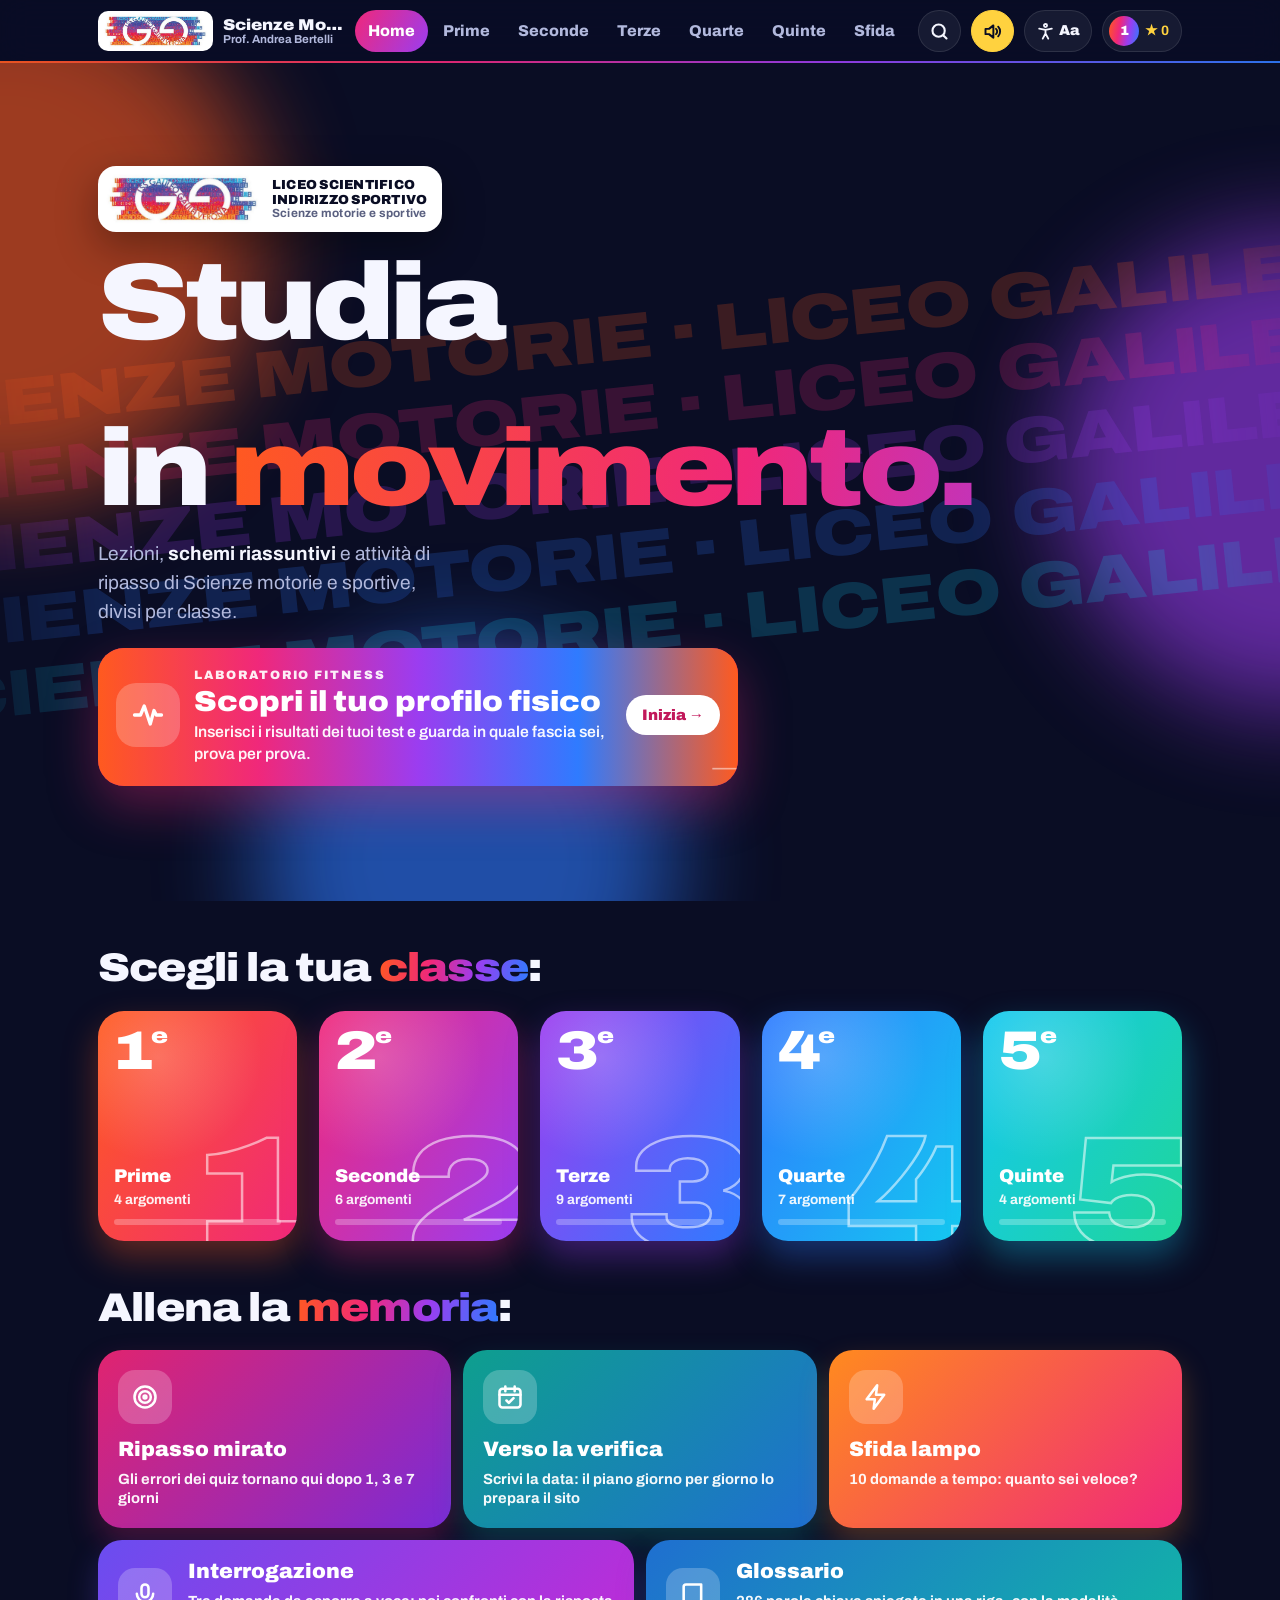
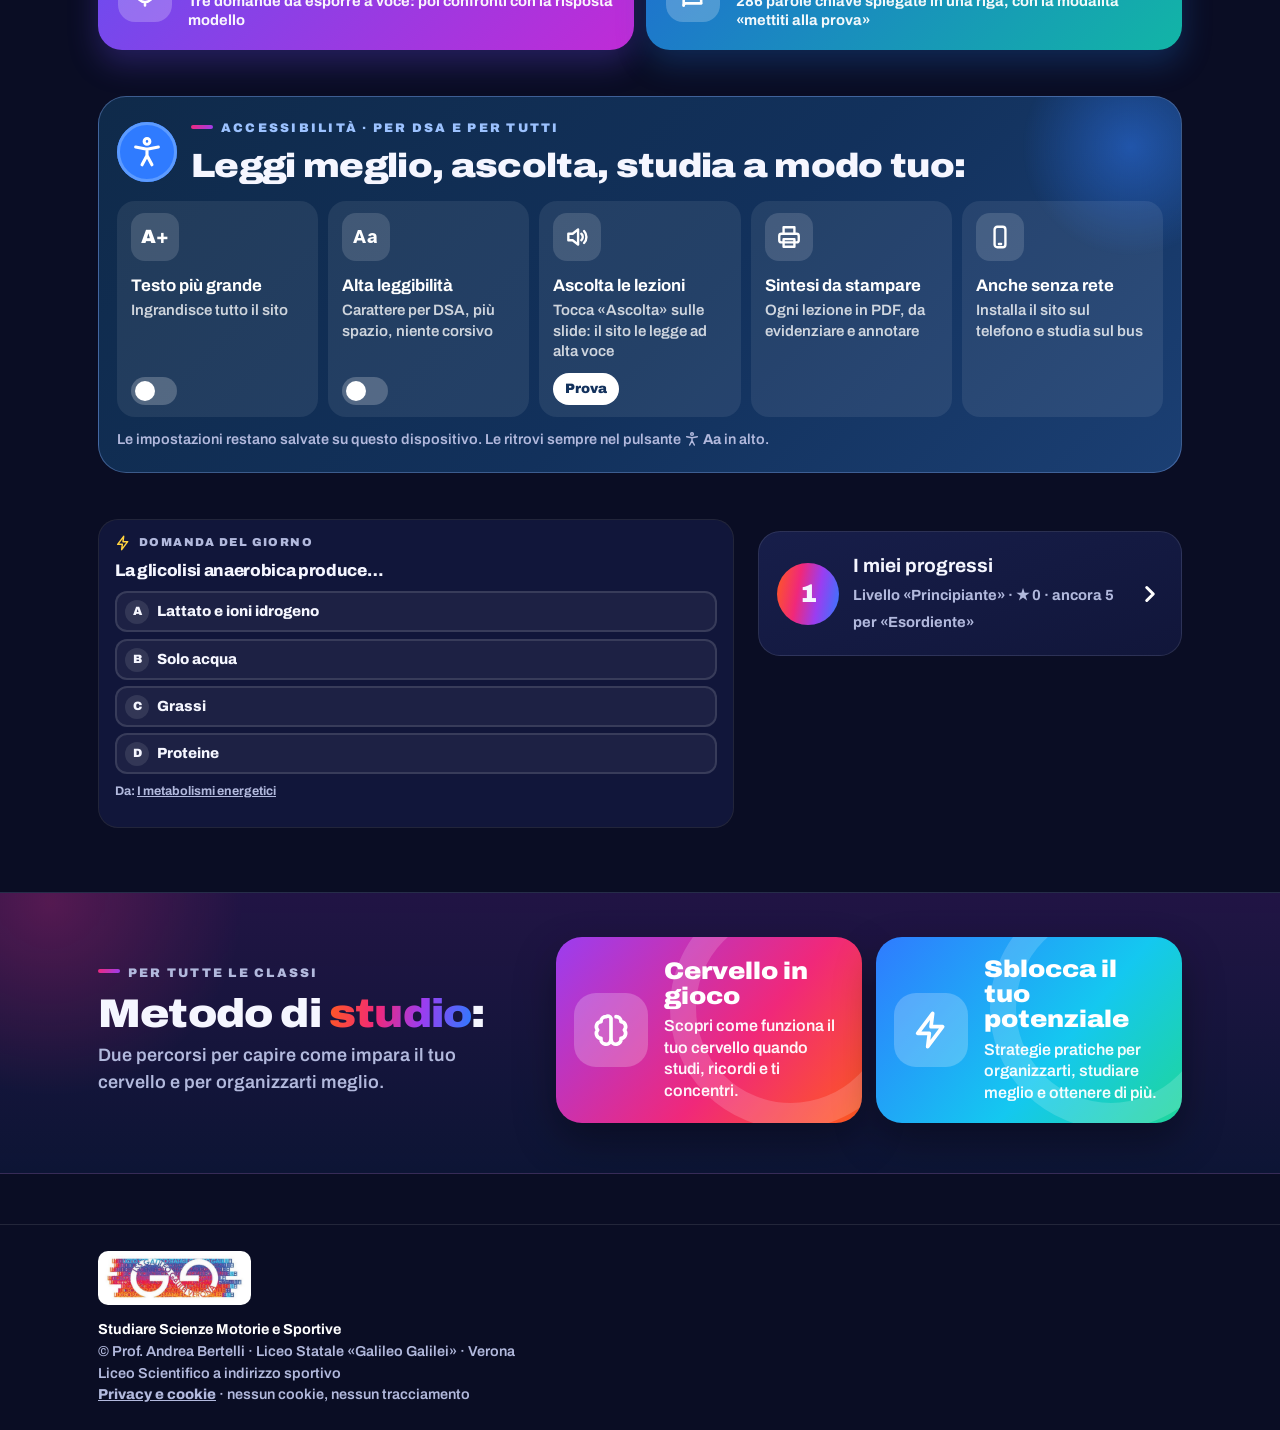
<file: index.html>
<!doctype html>
<html lang="it">
<head>
  <meta charset="utf-8">
  <meta name="viewport" content="width=device-width, initial-scale=1, viewport-fit=cover">
  <title>Studiare Scienze Motorie e Sportive · Liceo Galilei Verona</title>
  <meta name="description" content="Slide, video, podcast e giochi di ripasso di Scienze motorie e sportive per gli studenti del Liceo Scientifico a indirizzo sportivo Galilei di Verona. Prof. Andrea Bertelli.">
  <meta name="theme-color" content="#0A0D24">
  <meta name="apple-mobile-web-app-capable" content="yes">
  <meta name="apple-mobile-web-app-status-bar-style" content="black-translucent">
  <meta name="apple-mobile-web-app-title" content="Scienze Motorie">
  <meta property="og:title" content="Studiare Scienze Motorie e Sportive">
  <meta property="og:description" content="Studia, ripassa e gioca. Liceo Galilei Verona · Prof. Andrea Bertelli.">
  <meta property="og:image" content="assets/logo-galilei.jpg">
  <link rel="icon" href="assets/favicon.svg" type="image/svg+xml">
  <link rel="apple-touch-icon" href="assets/icon-180.png">
  <link rel="manifest" href="manifest.webmanifest">
  <link rel="preload" href="assets/fonts/archivo-latin-wdth-normal.woff2" as="font" type="font/woff2" crossorigin>
  <link rel="stylesheet" href="assets/fonts/fonts.css">
  <link rel="stylesheet" href="assets/style.css">
</head>
<body>
  <header class="top">
    <div class="wrap">
      <a class="brand" href="#/" aria-label="Home">
        <img class="lg" src="assets/logo-galilei.jpg" alt="Logo Liceo Galilei Verona" width="406" height="132">
        <span><b>Scienze Motorie</b><small>Prof. Andrea Bertelli</small></span>
      </a>
      <nav class="nav" aria-label="Menu principale">
        <a href="#/" data-nav="home">Home</a>
        <a href="#/classe/1" data-nav="c1">Prime</a>
        <a href="#/classe/2" data-nav="c2">Seconde</a>
        <a href="#/classe/3" data-nav="c3">Terze</a>
        <a href="#/classe/4" data-nav="c4">Quarte</a>
        <a href="#/classe/5" data-nav="c5">Quinte</a>
        <a href="#/sfida" data-nav="sfida">Sfida</a>
      </nav>
      <a class="ibtn" href="#/cerca" aria-label="Cerca"><svg viewBox="0 0 24 24" fill="none" stroke-width="2.4" stroke-linecap="round"><circle cx="11" cy="11" r="7"/><path d="m20 20-3.5-3.5"/></svg></a>
      <button class="ibtn" id="sndBtn" aria-pressed="true" aria-label="Suoni"></button>
      <button class="ibtn" id="bigBtn" aria-pressed="false" aria-expanded="false" aria-controls="rpop" aria-label="Accessibilità: testo grande e alta leggibilità"><svg viewBox="0 0 24 24" fill="none" stroke-width="2.3" stroke-linecap="round" stroke-linejoin="round"><circle cx="12" cy="4.5" r="2"/><path d="M4 8.5l8 1.5 8-1.5M12 10v4.5M12 14.5 8.5 21M12 14.5l3.5 6.5"/></svg><span class="bb-l">Aa</span></button>
      <a class="ibtn lvl" href="#/trofei" id="lvlBtn" aria-label="Il mio livello"></a>
    </div>
  </header>

  <main id="app" tabindex="-1"></main>

  <footer class="foot">
    <div class="wrap">
      <img class="lg" src="assets/logo-galilei.jpg" alt="Liceo Statale Galileo Galilei Verona" width="406" height="132" loading="lazy">
      <div><b>Studiare Scienze Motorie e Sportive</b><br>© Prof. Andrea Bertelli · Liceo Statale «Galileo Galilei» · Verona<br>Liceo Scientifico a indirizzo sportivo<br><a class="foot-l" href="#/privacy">Privacy e cookie</a> · nessun cookie, nessun tracciamento</div>
    </div>
  </footer>

  <nav class="bnav" aria-label="Navigazione">
    <a href="#/" data-nav="home"><svg viewBox="0 0 24 24" fill="none" stroke-width="2.3" stroke-linecap="round" stroke-linejoin="round"><path d="M3 11 12 4l9 7"/><path d="M5 10v10h14V10"/><path d="M10 20v-5h4v5"/></svg>Home</a>
    <a href="#/classi" data-nav="classi"><svg viewBox="0 0 24 24" fill="none" stroke-width="2.3" stroke-linecap="round" stroke-linejoin="round"><rect x="3" y="3" width="7.5" height="7.5" rx="2"/><rect x="13.5" y="3" width="7.5" height="7.5" rx="2"/><rect x="3" y="13.5" width="7.5" height="7.5" rx="2"/><rect x="13.5" y="13.5" width="7.5" height="7.5" rx="2"/></svg>Classi</a>
    <a href="#/sfida" data-nav="sfida"><svg viewBox="0 0 24 24" fill="none" stroke-width="2.3" stroke-linecap="round" stroke-linejoin="round"><path d="M13 2 4 14h7l-1 8 9-12h-7z"/></svg>Sfida</a>
    <a href="#/trofei" data-nav="trofei"><svg viewBox="0 0 24 24" fill="none" stroke-width="2.3" stroke-linecap="round" stroke-linejoin="round"><path d="M8 21h8M12 17v4M7 4h10v5a5 5 0 0 1-10 0z"/><path d="M17 5h3v2a3 3 0 0 1-3 3M7 5H4v2a3 3 0 0 0 3 3"/></svg>Trofei</a>
  </nav>

  <div class="viewer" id="viewer" role="dialog" aria-modal="true" aria-label="Visualizzatore materiale">
    <div class="viewer-box">
      <div class="viewer-bar">
        <b id="viewerTitle"></b>
        <a class="btn small ghost" id="viewerOpen" target="_blank" rel="noopener">Apri ↗</a>
        <button class="x" id="viewerClose" aria-label="Chiudi"><svg viewBox="0 0 24 24" fill="none" stroke-width="2.4" stroke-linecap="round"><path d="M6 6l12 12M18 6 6 18"/></svg></button>
      </div>
      <iframe id="viewerFrame" title="Materiale" allow="autoplay; fullscreen; encrypted-media; picture-in-picture" allowfullscreen></iframe>
    </div>
  </div>

  <canvas id="confetti" aria-hidden="true"></canvas>

  <script src="data/topics.js"></script>
  <script src="data/giochi-1.js"></script>
  <script src="data/giochi-2.js"></script>
  <script src="data/giochi-3.js"></script>
  <script src="data/giochi-extra.js"></script>
  <script src="data/schemi.js"></script>
  <script src="assets/illustrazioni.js"></script>
  <script src="data/fitness.js"></script>
  <script src="assets/fitness.js"></script>
  <script src="data/laboratori.js"></script>
  <script src="data/nuovi-argomenti.js"></script>
  <script src="data/domande.js"></script>
  <script src="data/consigli.js"></script>
  <script src="data/orale.js"></script>
  <script src="data/approfondimenti.js"></script>
  <script src="assets/lab.js"></script>
  <script src="data/lezioni/la-salute-dinamica.js"></script>
  <script src="data/lezioni/sistema-scheletrico.js"></script>
  <script src="data/lezioni/le-articolazioni.js"></script>
  <script src="data/lezioni/sistema-muscolare.js"></script>
  <script src="data/lezioni/le-capacita-coordinative.js"></script>
  <script src="data/lezioni/l-apprendimento-motorio.js"></script>
  <script src="data/lezioni/il-primo-soccorso.js"></script>
  <script src="data/lezioni/il-sistema-nervoso.js"></script>
  <script src="data/lezioni/il-sistema-endocrino.js"></script>
  <script src="data/lezioni/il-sistema-immunitario.js"></script>
  <script src="data/lezioni/pnei-lifestyle-e-salute.js"></script>
  <script src="data/lezioni/adattamenti-in-quota-e-in-profondita.js"></script>
  <script src="data/lezioni/psicologia-dello-sport.js"></script>
  <script src="data/lezioni/adattamenti-fisiologici-allallenamento.js"></script>
  <script src="data/lezioni/disabilita-e-sport-le-paralimpiadi.js"></script>
  <script src="data/lezioni/apparato-respiratorio.js"></script>
  <script src="data/lezioni/apparato-cardio-circolatorio.js"></script>
  <script src="data/lezioni/i-metabolismi-energetici.js"></script>
  <script src="data/lezioni/teoria-dellallenamento.js"></script>
  <script src="data/lezioni/le-capacita-condizionali.js"></script>
  <script src="data/lezioni/dal-gioco-allo-sport.js"></script>
  <script src="data/lezioni/apparato-digerente.js"></script>
  <script src="data/lezioni/principi-per-una-sana-alimentazione.js"></script>
  <script src="data/lezioni/alimentazione-e-sport-integratori-e-doping.js"></script>
  <script src="data/lezioni/test-motori.js"></script>
  <script src="assets/app.js"></script>
</body>
</html>
</file>
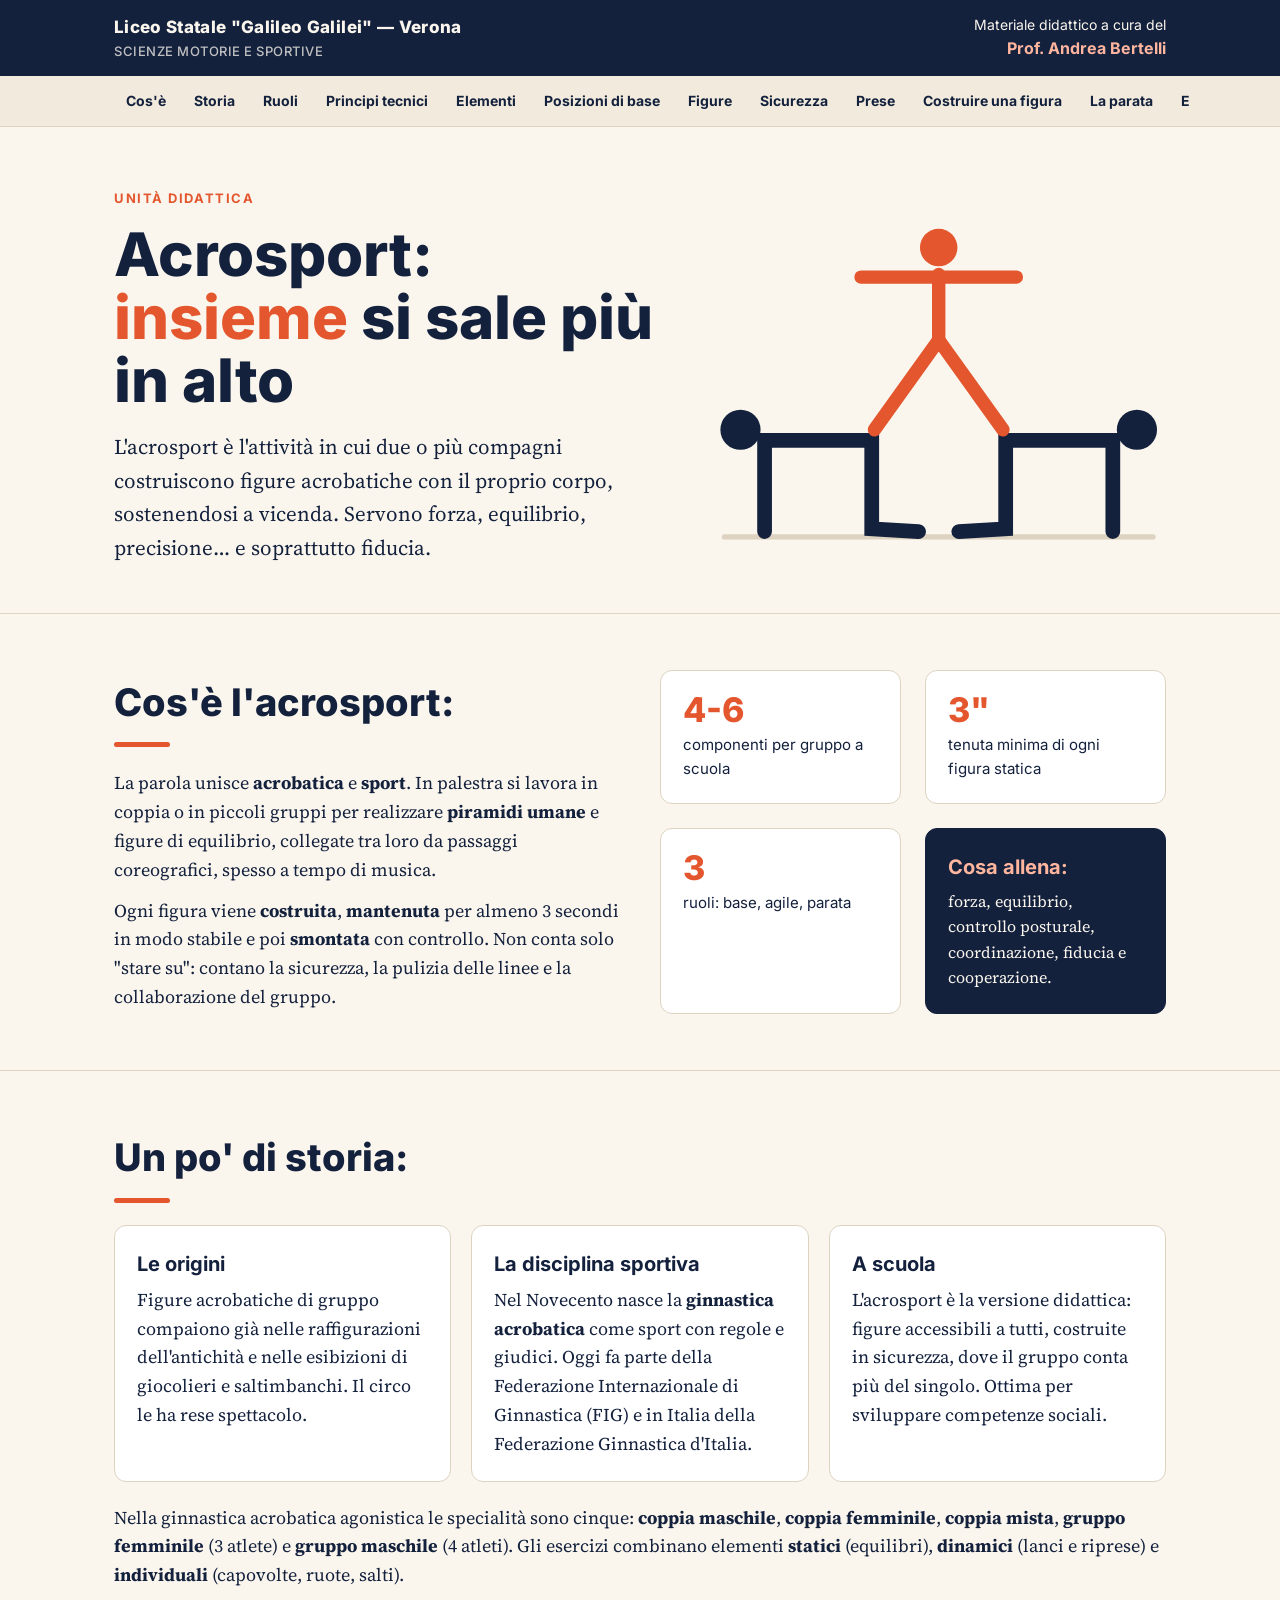
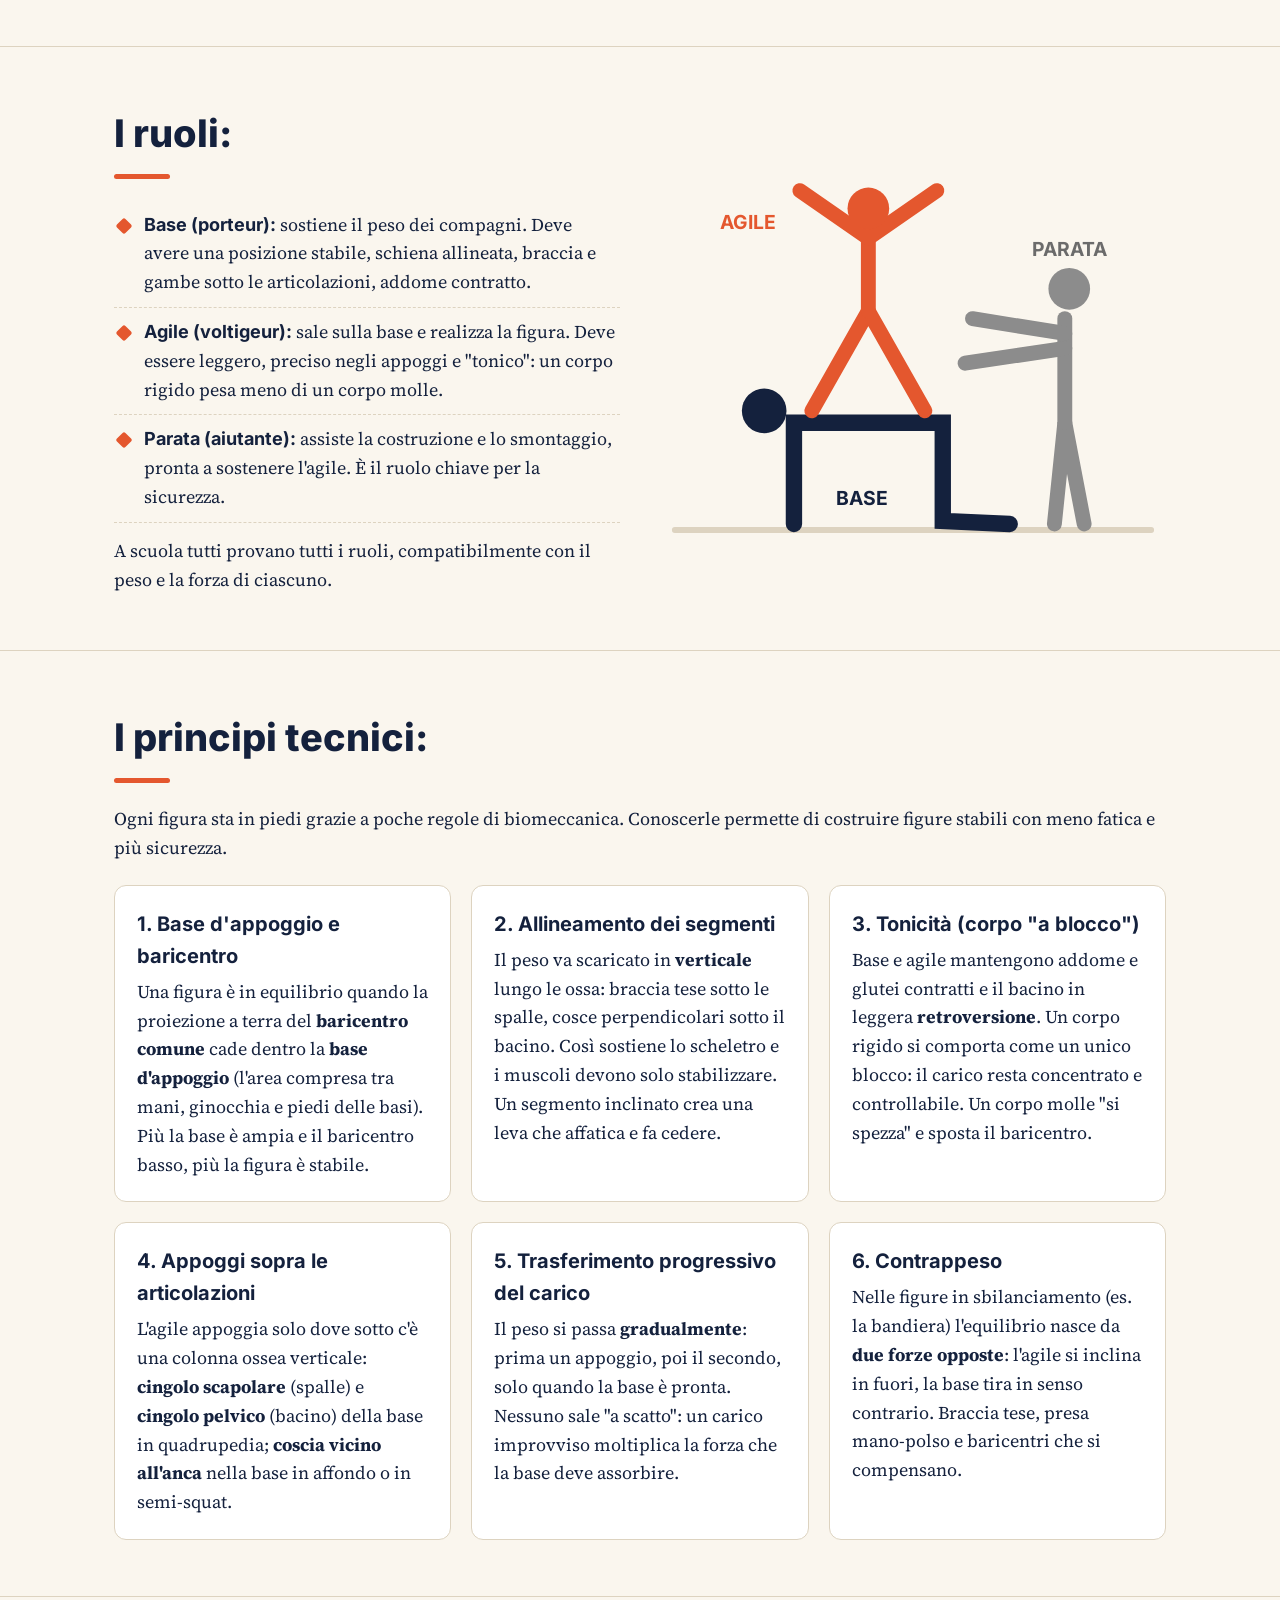
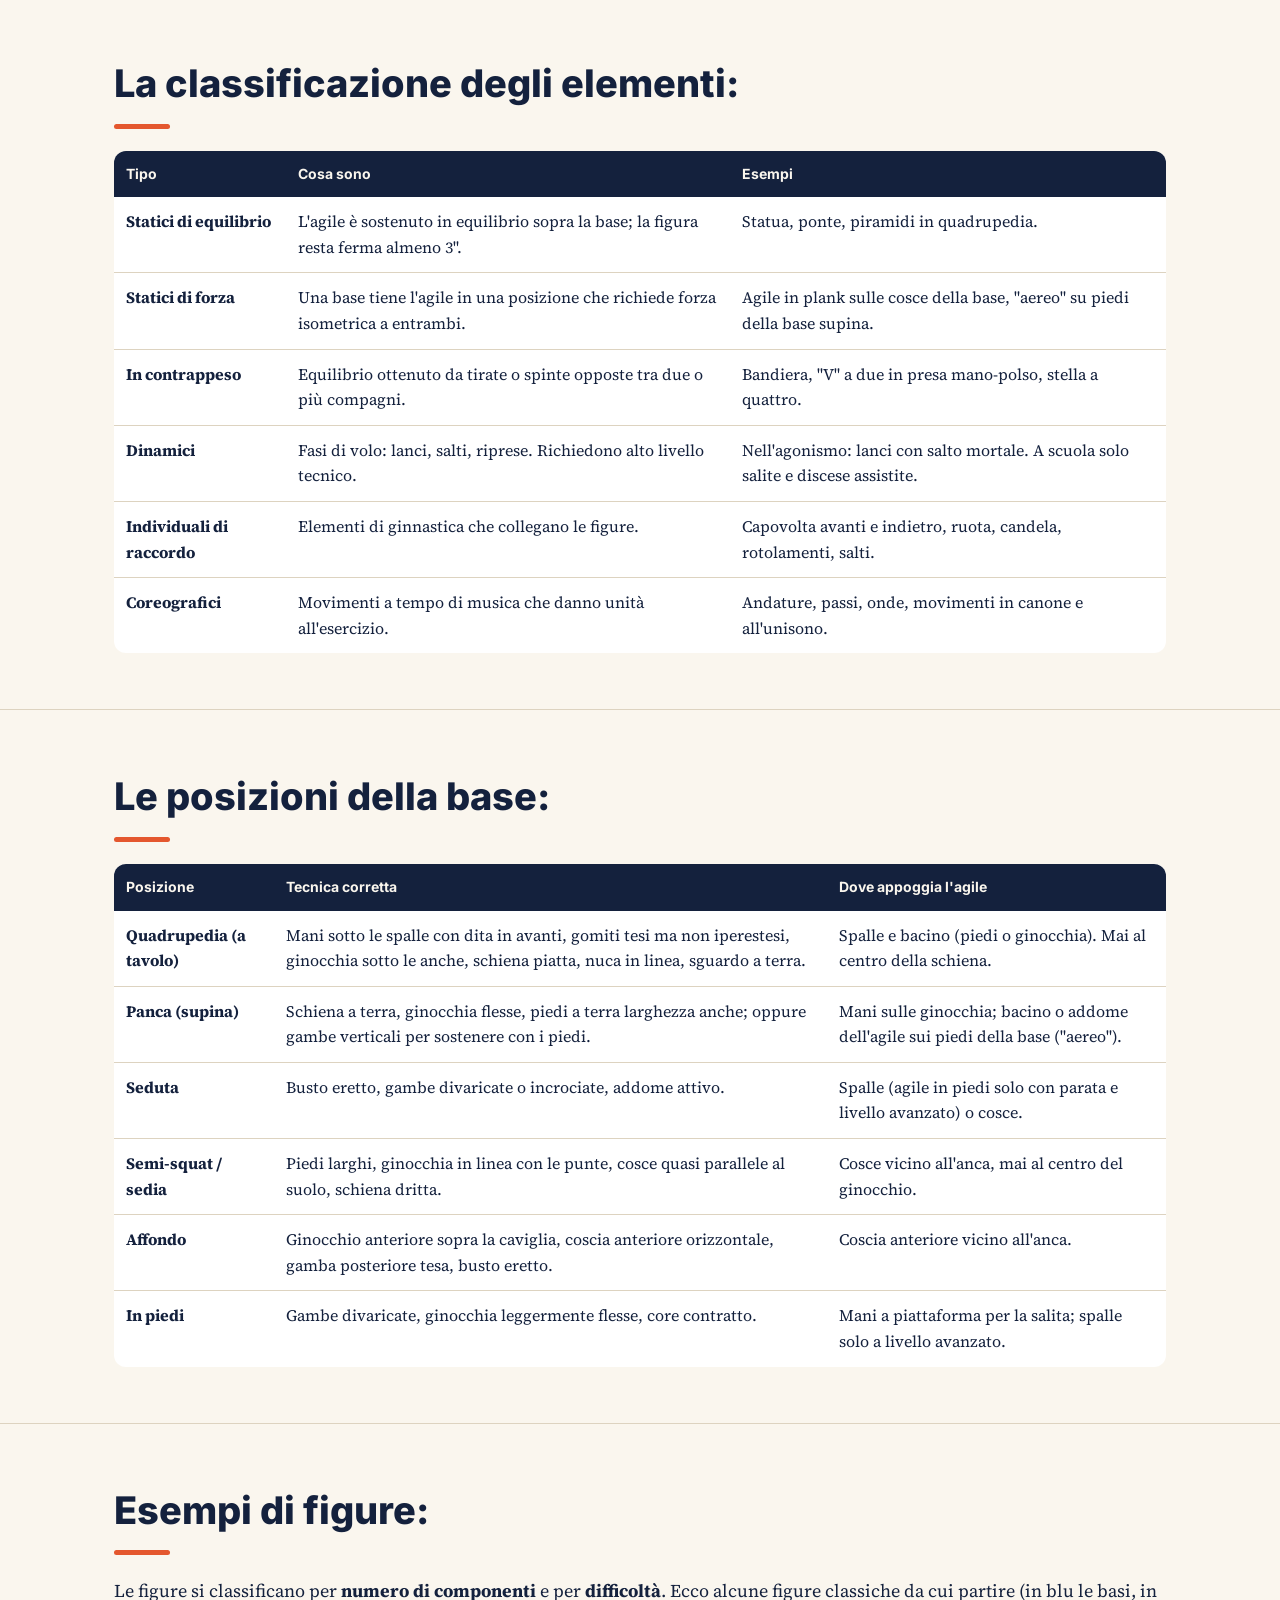
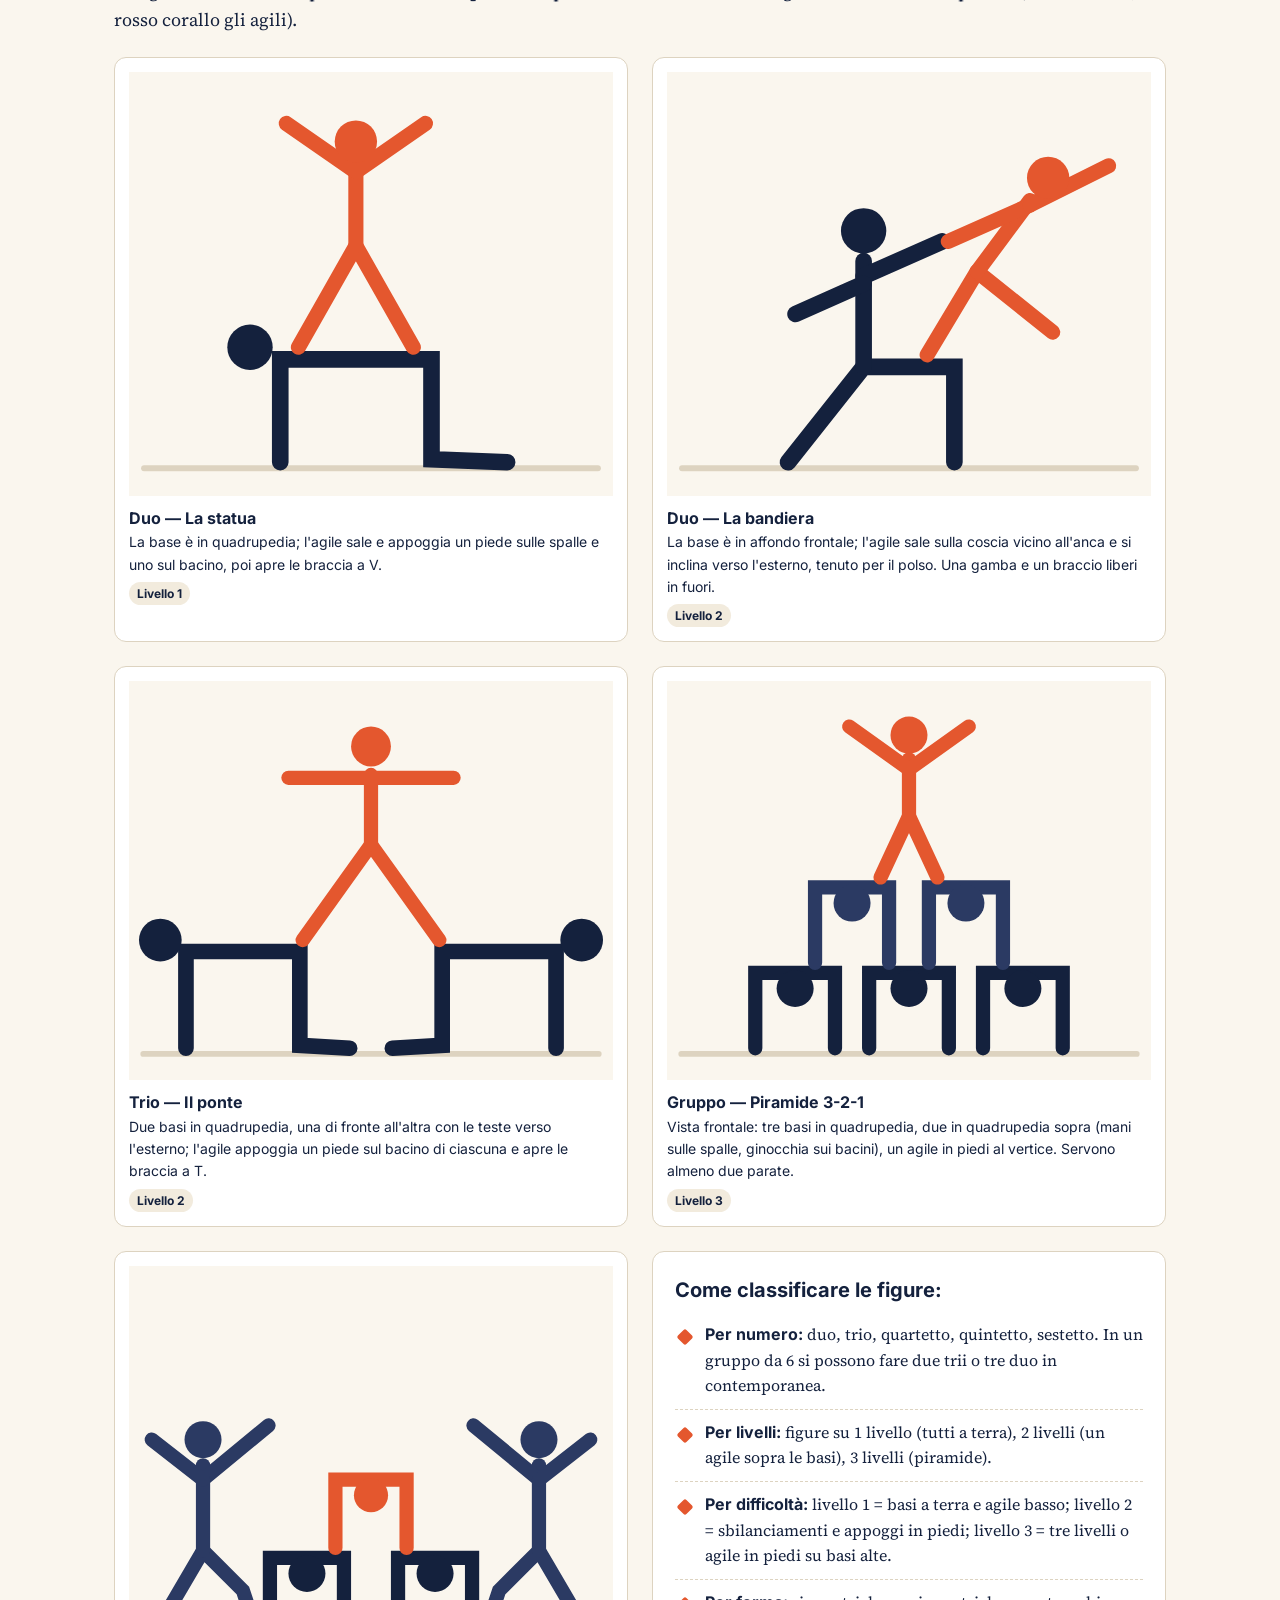
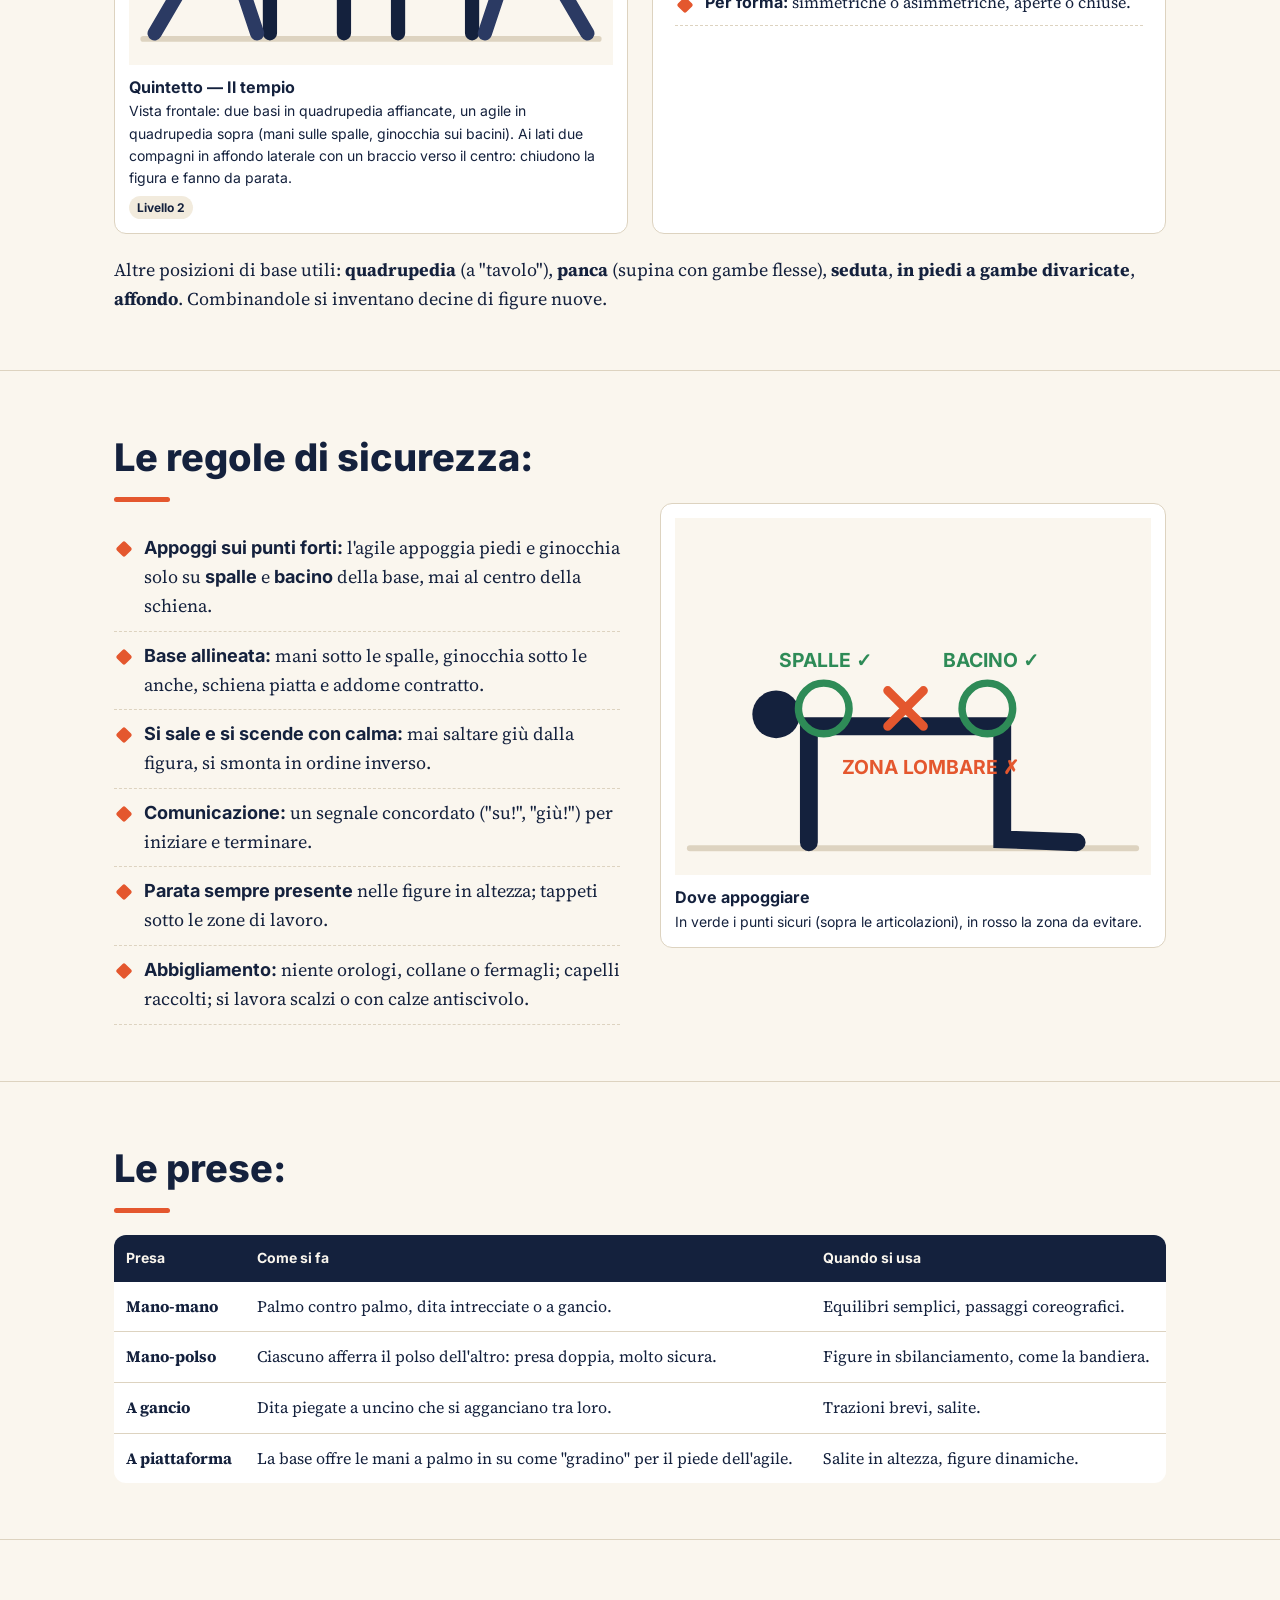
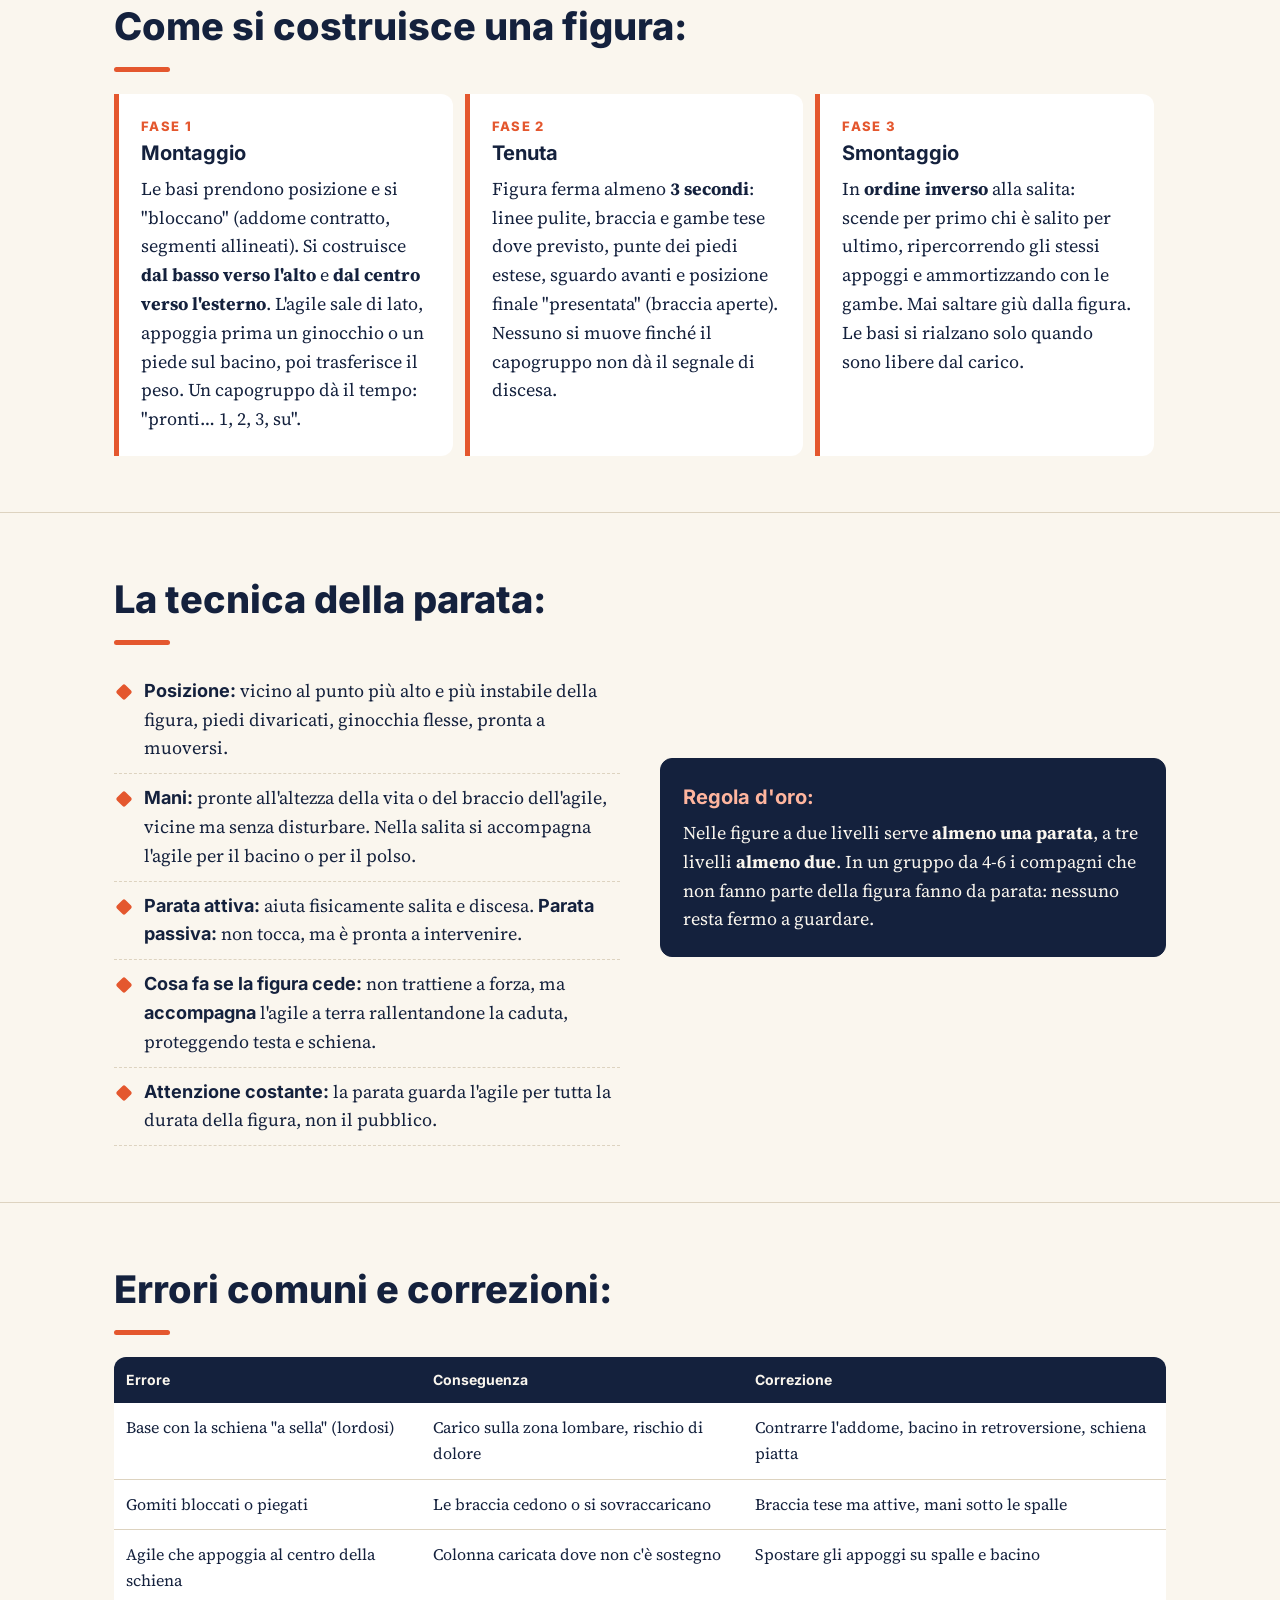
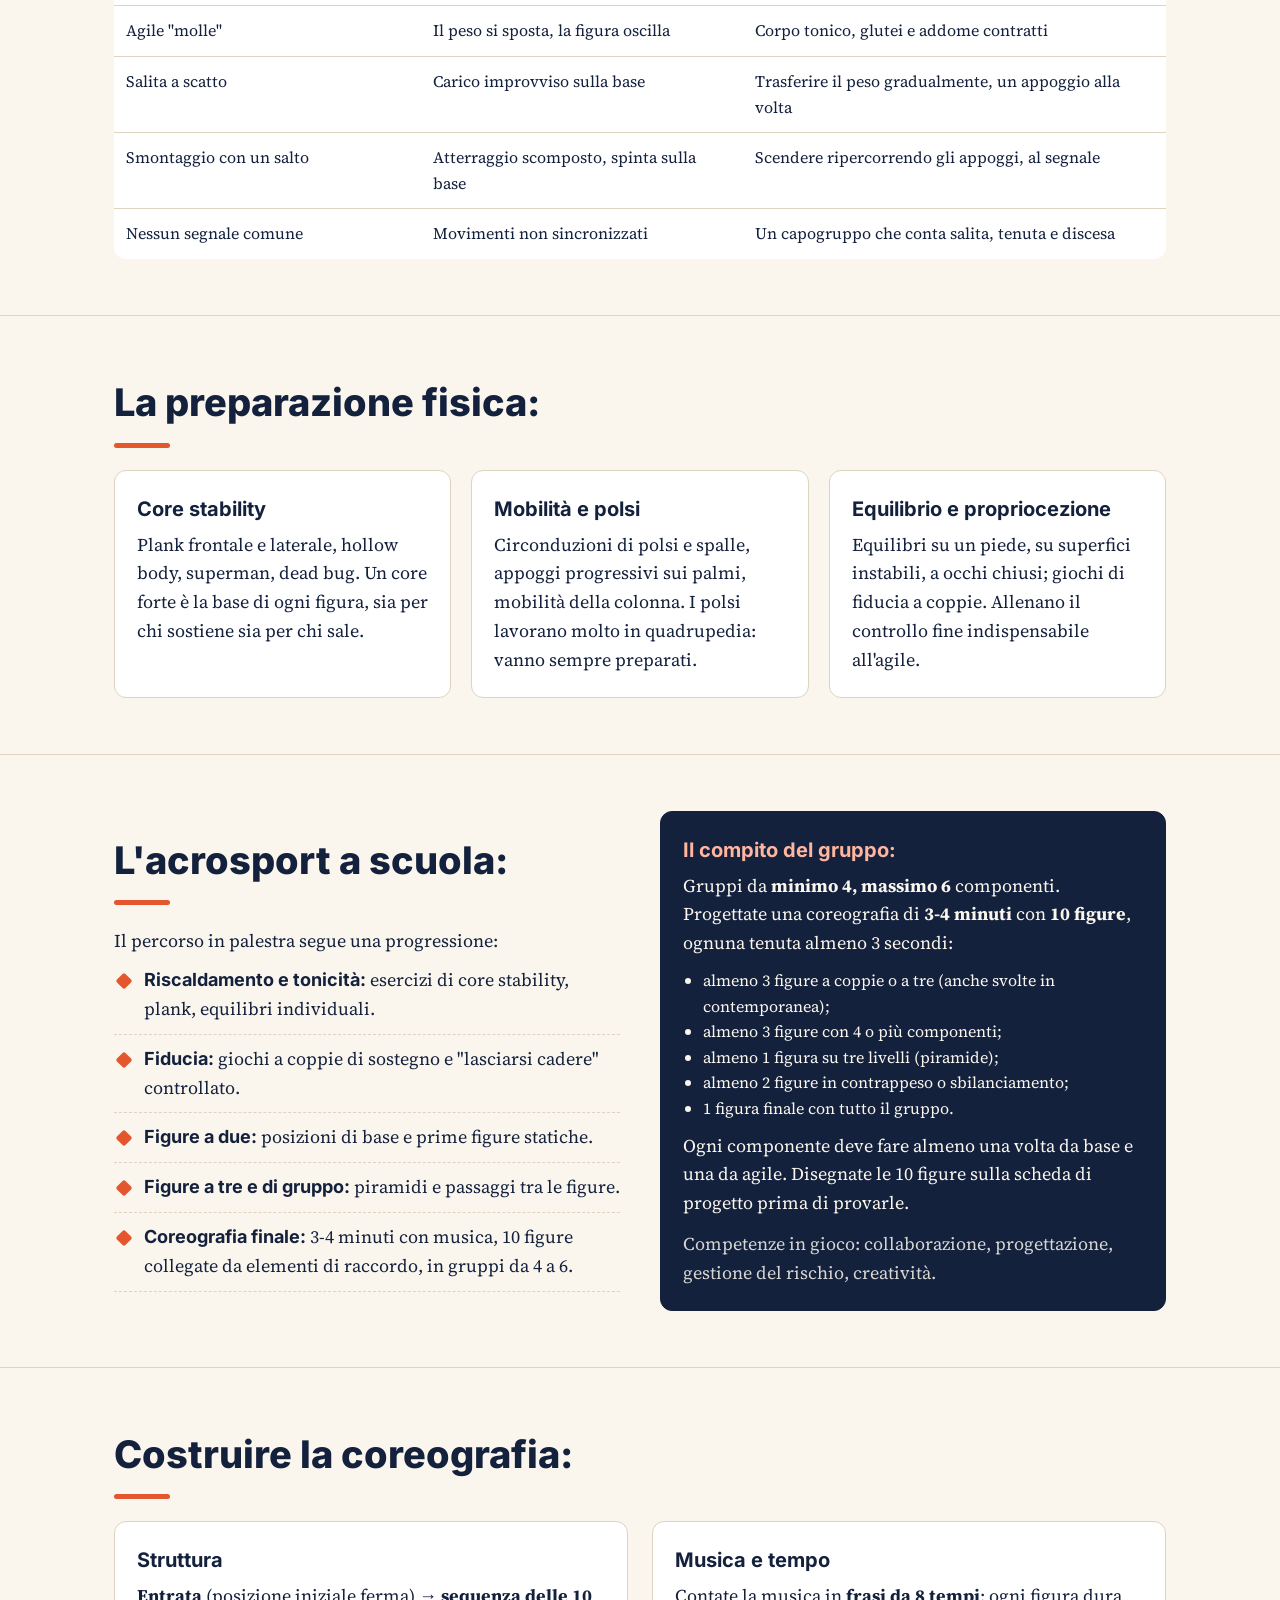
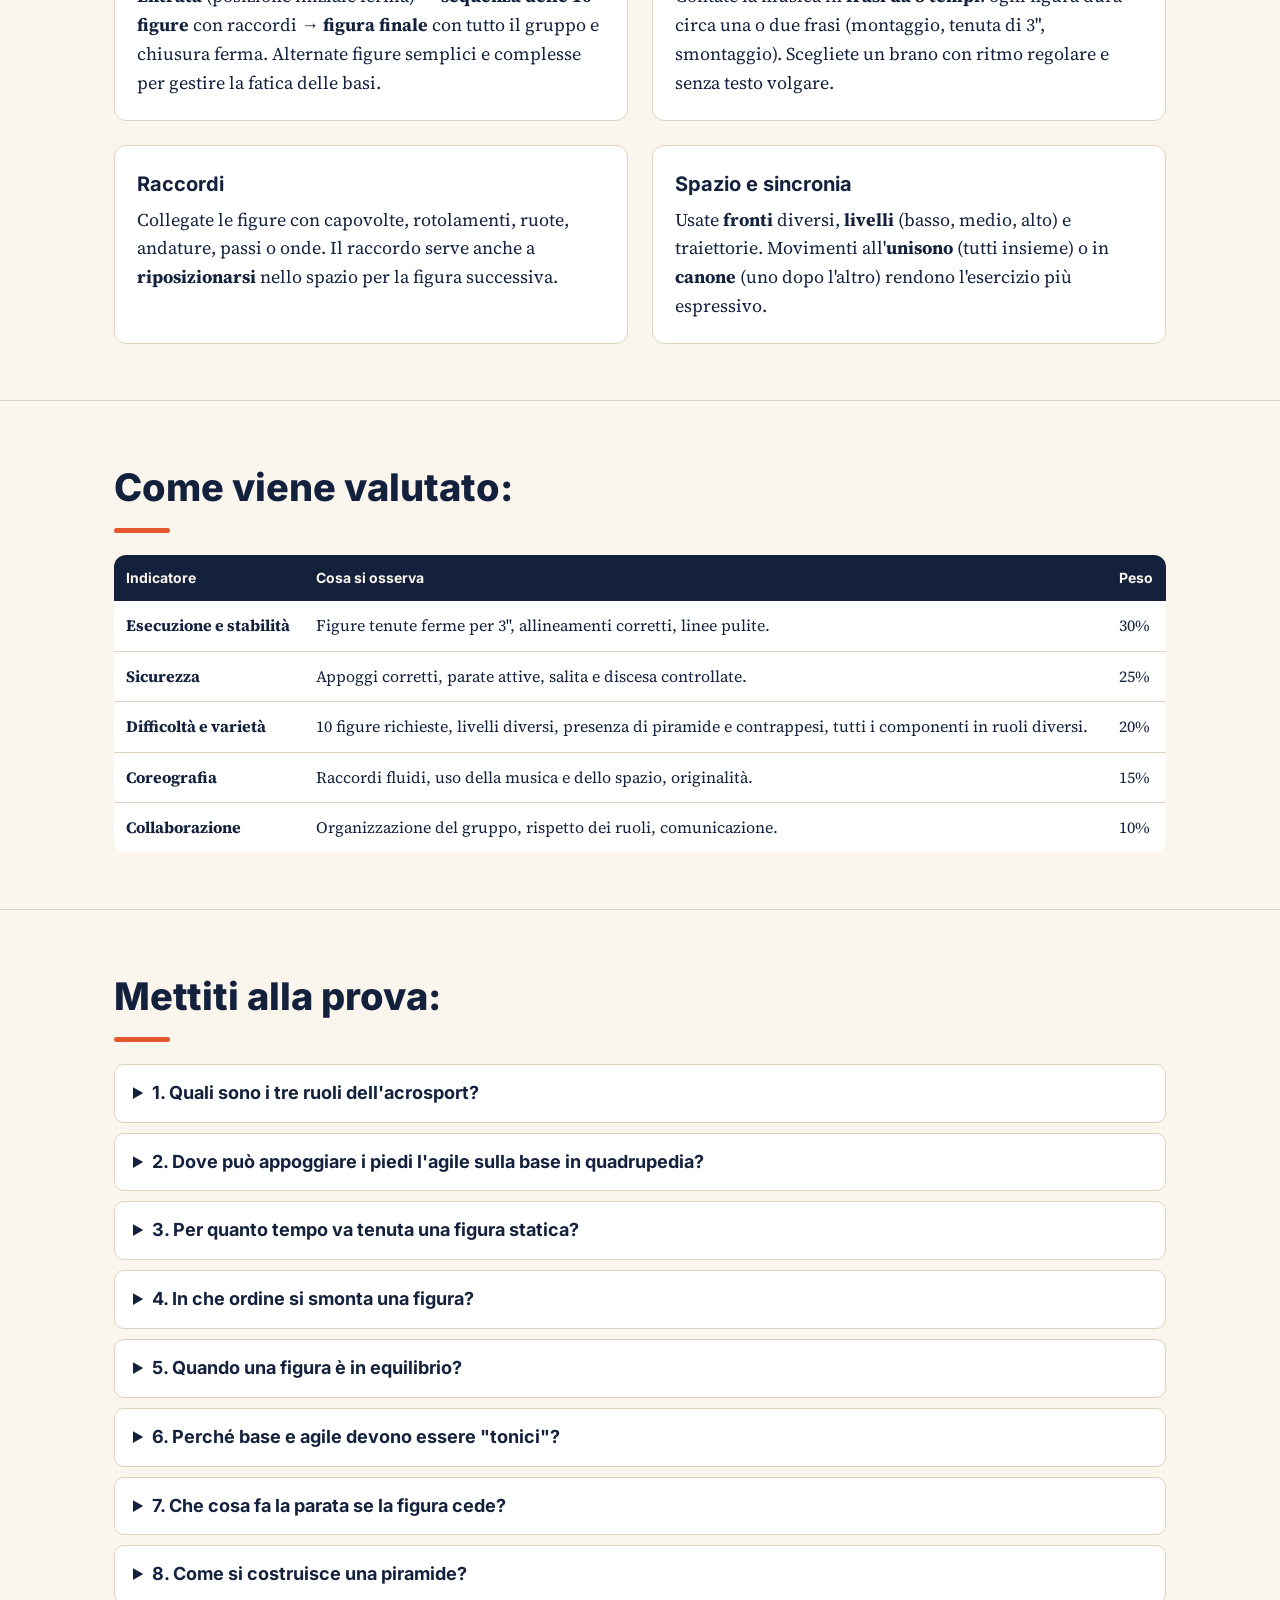
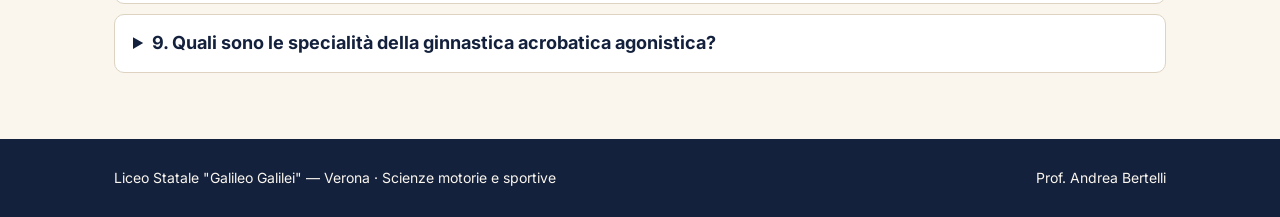
<file: acrosport.html>
<!DOCTYPE html>
<html lang="it">
<head>
<meta charset="UTF-8">
<meta name="viewport" content="width=device-width, initial-scale=1">
<title>Acrosport — Liceo Galilei · Prof. Andrea Bertelli</title>
<link rel="stylesheet" href="assets/fonts/fonts.css">
<style>
  :root{
    --avorio:#FAF6EE; --avorio2:#F2EBDD; --blu:#14213D; --blu2:#2B3A63;
    --corallo:#E4572E; --grigio:#6B6B6B; --linea:#DDD3C0; --verde:#2E8B57;
  }
  *{box-sizing:border-box;margin:0;padding:0}
  html{scroll-behavior:smooth}
  body{background:var(--avorio);color:var(--blu);font-family:"Source Serif 4",Georgia,serif;font-size:18px;line-height:1.6}
  h1,h2,h3,.sans,nav,header .scuola{font-family:Inter,system-ui,sans-serif}
  a{color:var(--corallo)}
  .wrap{max-width:1100px;margin:0 auto;padding:0 24px}

  /* intestazione */
  header.top{background:var(--blu);color:var(--avorio)}
  header.top .wrap{display:flex;justify-content:space-between;align-items:center;gap:16px;padding-top:14px;padding-bottom:14px;flex-wrap:wrap}
  .scuola{font-weight:800;letter-spacing:.02em;font-size:17px}
  .scuola span{display:block;font-weight:500;font-size:13px;opacity:.75;letter-spacing:.04em}
  .prof{font-family:Inter,sans-serif;font-size:14px;text-align:right}
  .prof b{display:block;font-size:16px;color:#FFB59E}

  nav{position:sticky;top:0;z-index:10;background:var(--avorio2);border-bottom:1px solid var(--linea)}
  nav .wrap{display:flex;gap:4px;overflow-x:auto;padding-top:8px;padding-bottom:8px}
  nav a{color:var(--blu);text-decoration:none;font-size:14px;font-weight:700;padding:6px 12px;border-radius:6px;white-space:nowrap}
  nav a:hover{background:var(--blu);color:var(--avorio)}

  /* hero */
  .hero .wrap{display:grid;grid-template-columns:1.1fr .9fr;gap:40px;align-items:center;padding-top:56px;padding-bottom:48px}
  .hero h1{font-size:clamp(38px,5vw,60px);line-height:1.05;font-weight:800}
  .hero h1 em{font-style:normal;color:var(--corallo)}
  .hero p.lead{font-size:21px;margin-top:18px}
  .tag{display:inline-block;font-family:Inter,sans-serif;font-size:13px;font-weight:700;color:var(--corallo);text-transform:uppercase;letter-spacing:.12em;margin-bottom:14px}

  section{padding:56px 0;border-top:1px solid var(--linea)}
  h2{font-size:clamp(28px,3.4vw,38px);font-weight:800;margin-bottom:22px}
  h2::after{content:"";display:block;width:56px;height:5px;background:var(--corallo);margin-top:10px;border-radius:3px}
  h3{font-size:20px;font-weight:700;margin-bottom:6px}
  p+p{margin-top:12px}

  .split{display:grid;grid-template-columns:1fr 1fr;gap:40px;align-items:center}
  .grid3{display:grid;grid-template-columns:repeat(3,1fr);gap:20px}
  .grid2{display:grid;grid-template-columns:repeat(2,1fr);gap:24px}
  .card{background:#fff;border:1px solid var(--linea);border-radius:12px;padding:22px}
  .card.blu{background:var(--blu);color:var(--avorio);border-color:var(--blu)}
  .card.blu h3{color:#FFB59E}
  .num{font-family:Inter,sans-serif;font-weight:800;font-size:34px;color:var(--corallo);line-height:1}

  figure.fig{background:#fff;border:1px solid var(--linea);border-radius:12px;padding:14px;margin:0}
  figure.fig svg{width:100%;height:auto;display:block;background:var(--avorio)}
  figure.fig figcaption{font-family:Inter,sans-serif;font-size:14px;margin-top:10px}
  figure.fig figcaption b{display:block;font-size:16px}
  .liv{display:inline-block;font-size:12px;font-weight:700;padding:2px 8px;border-radius:20px;margin-top:6px;background:var(--avorio2)}

  ul.lista{list-style:none}
  ul.lista li{padding:10px 0 10px 30px;position:relative;border-bottom:1px dashed var(--linea)}
  ul.lista li::before{content:"";position:absolute;left:4px;top:19px;width:12px;height:12px;background:var(--corallo);border-radius:2px;transform:rotate(45deg)}
  ul.lista li b{font-family:Inter,sans-serif}

  .legenda{display:flex;gap:18px;flex-wrap:wrap;font-family:Inter,sans-serif;font-size:14px;margin-top:10px}
  .legenda i{display:inline-block;width:14px;height:14px;border-radius:50%;vertical-align:-2px;margin-right:6px}

  table{width:100%;border-collapse:collapse;background:#fff;border-radius:12px;overflow:hidden;font-size:16px}
  th{background:var(--blu);color:var(--avorio);font-family:Inter,sans-serif;font-size:14px;text-align:left;padding:12px}
  td{padding:12px;border-bottom:1px solid var(--linea);vertical-align:top}
  tr:last-child td{border-bottom:0}

  .fasi{display:grid;grid-template-columns:repeat(3,1fr);gap:0;counter-reset:f}
  .fase{padding:22px;border-left:5px solid var(--corallo);background:#fff;margin-right:12px;border-radius:0 12px 12px 0}
  .fase .sans{font-weight:800;font-size:13px;letter-spacing:.1em;color:var(--corallo);text-transform:uppercase}

  .quiz details{background:#fff;border:1px solid var(--linea);border-radius:10px;padding:14px 18px;margin-bottom:10px}
  .quiz summary{font-family:Inter,sans-serif;font-weight:700;cursor:pointer}
  .quiz details p{margin-top:8px}

  footer{background:var(--blu);color:var(--avorio);padding:28px 0;font-family:Inter,sans-serif;font-size:14px}
  footer .wrap{display:flex;justify-content:space-between;flex-wrap:wrap;gap:10px}

  @media (max-width:820px){
    .hero .wrap,.split,.grid2,.grid3,.fasi{grid-template-columns:1fr}
    .fase{margin:0 0 12px}
    .prof{text-align:left}
  }
</style>
</head>
<body>

<header class="top">
  <div class="wrap">
    <div class="scuola">Liceo Statale "Galileo Galilei" — Verona<span>SCIENZE MOTORIE E SPORTIVE</span></div>
    <div class="prof">Materiale didattico a cura del<b>Prof. Andrea Bertelli</b></div>
  </div>
</header>

<nav>
  <div class="wrap">
    <a href="#cose">Cos'è</a>
    <a href="#storia">Storia</a>
    <a href="#ruoli">Ruoli</a>
    <a href="#tecnica">Principi tecnici</a>
    <a href="#elementi">Elementi</a>
    <a href="#posizioni">Posizioni di base</a>
    <a href="#figure">Figure</a>
    <a href="#sicurezza">Sicurezza</a>
    <a href="#prese">Prese</a>
    <a href="#costruzione">Costruire una figura</a>
    <a href="#parata">La parata</a>
    <a href="#errori">Errori comuni</a>
    <a href="#preparazione">Preparazione fisica</a>
    <a href="#scuola">A scuola</a>
    <a href="#coreografia">Coreografia</a>
    <a href="#valutazione">Valutazione</a>
    <a href="#verifica">Mettiti alla prova</a>
  </div>
</nav>

<!-- HERO -->
<div class="hero">
  <div class="wrap">
    <div>
      <div class="tag">Unità didattica</div>
      <h1>Acrosport: <em>insieme</em> si sale più in alto</h1>
      <p class="lead">L'acrosport è l'attività in cui due o più compagni costruiscono figure acrobatiche con il proprio corpo, sostenendosi a vicenda. Servono forza, equilibrio, precisione… e soprattutto fiducia.</p>
    </div>
    <!-- Illustrazione hero: trio -->
    <svg viewBox="0 0 340 280" role="img" aria-label="Figura a tre: due basi in quadrupedia e un'agile in piedi sui loro bacini">
      <line x1="10" y1="262" x2="330" y2="262" stroke="#DDD3C0" stroke-width="4" stroke-linecap="round"/>
      <g stroke="#14213D" stroke-width="11" stroke-linecap="round" fill="none">
        <path d="M40 258 L40 190 L120 190 L120 256 L155 258"/>
        <path d="M300 258 L300 190 L220 190 L220 256 L185 258"/>
      </g>
      <circle cx="22" cy="182" r="15" fill="#14213D"/>
      <circle cx="318" cy="182" r="15" fill="#14213D"/>
      <g stroke="#E4572E" stroke-width="10" stroke-linecap="round" fill="none">
        <path d="M122 182 L170 115 L218 182"/>
        <path d="M170 115 L170 66"/>
        <path d="M112 68 L228 68"/>
      </g>
      <circle cx="170" cy="46" r="14" fill="#E4572E"/>
    </svg>
  </div>
</div>

<!-- COS'È -->
<section id="cose">
  <div class="wrap split">
    <div>
      <h2>Cos'è l'acrosport:</h2>
      <p>La parola unisce <b>acrobatica</b> e <b>sport</b>. In palestra si lavora in coppia o in piccoli gruppi per realizzare <b>piramidi umane</b> e figure di equilibrio, collegate tra loro da passaggi coreografici, spesso a tempo di musica.</p>
      <p>Ogni figura viene <b>costruita</b>, <b>mantenuta</b> per almeno 3 secondi in modo stabile e poi <b>smontata</b> con controllo. Non conta solo "stare su": contano la sicurezza, la pulizia delle linee e la collaborazione del gruppo.</p>
    </div>
    <div class="grid2">
      <div class="card"><div class="num">4-6</div><p class="sans" style="font-size:15px;margin-top:6px">componenti per gruppo a scuola</p></div>
      <div class="card"><div class="num">3"</div><p class="sans" style="font-size:15px;margin-top:6px">tenuta minima di ogni figura statica</p></div>
      <div class="card"><div class="num">3</div><p class="sans" style="font-size:15px;margin-top:6px">ruoli: base, agile, parata</p></div>
      <div class="card blu"><h3>Cosa allena:</h3><p style="font-size:16px">forza, equilibrio, controllo posturale, coordinazione, fiducia e cooperazione.</p></div>
    </div>
  </div>
</section>

<!-- STORIA -->
<section id="storia">
  <div class="wrap">
    <h2>Un po' di storia:</h2>
    <div class="grid3">
      <div class="card"><h3>Le origini</h3><p>Figure acrobatiche di gruppo compaiono già nelle raffigurazioni dell'antichità e nelle esibizioni di giocolieri e saltimbanchi. Il circo le ha rese spettacolo.</p></div>
      <div class="card"><h3>La disciplina sportiva</h3><p>Nel Novecento nasce la <b>ginnastica acrobatica</b> come sport con regole e giudici. Oggi fa parte della Federazione Internazionale di Ginnastica (FIG) e in Italia della Federazione Ginnastica d'Italia.</p></div>
      <div class="card"><h3>A scuola</h3><p>L'acrosport è la versione didattica: figure accessibili a tutti, costruite in sicurezza, dove il gruppo conta più del singolo. Ottima per sviluppare competenze sociali.</p></div>
    </div>
    <p style="margin-top:22px">Nella ginnastica acrobatica agonistica le specialità sono cinque: <b>coppia maschile</b>, <b>coppia femminile</b>, <b>coppia mista</b>, <b>gruppo femminile</b> (3 atlete) e <b>gruppo maschile</b> (4 atleti). Gli esercizi combinano elementi <b>statici</b> (equilibri), <b>dinamici</b> (lanci e riprese) e <b>individuali</b> (capovolte, ruote, salti).</p>
  </div>
</section>

<!-- RUOLI -->
<section id="ruoli">
  <div class="wrap split">
    <div>
      <h2>I ruoli:</h2>
      <ul class="lista">
        <li><b>Base (porteur):</b> sostiene il peso dei compagni. Deve avere una posizione stabile, schiena allineata, braccia e gambe sotto le articolazioni, addome contratto.</li>
        <li><b>Agile (voltigeur):</b> sale sulla base e realizza la figura. Deve essere leggero, preciso negli appoggi e "tonico": un corpo rigido pesa meno di un corpo molle.</li>
        <li><b>Parata (aiutante):</b> assiste la costruzione e lo smontaggio, pronta a sostenere l'agile. È il ruolo chiave per la sicurezza.</li>
      </ul>
      <p style="margin-top:14px">A scuola tutti provano tutti i ruoli, compatibilmente con il peso e la forza di ciascuno.</p>
    </div>
    <svg viewBox="0 0 340 280" role="img" aria-label="Base, agile e parata">
      <line x1="10" y1="262" x2="330" y2="262" stroke="#DDD3C0" stroke-width="4" stroke-linecap="round"/>
      <!-- base quadrupedia -->
      <g stroke="#14213D" stroke-width="11" stroke-linecap="round" fill="none"><path d="M90 258 L90 190 L190 190 L190 256 L235 258"/></g>
      <circle cx="70" cy="182" r="15" fill="#14213D"/>
      <!-- agile in piedi su spalle e bacino -->
      <g stroke="#E4572E" stroke-width="10" stroke-linecap="round" fill="none">
        <path d="M102 182 L140 115 L178 182"/><path d="M140 115 L140 64"/><path d="M140 66 L94 34 M140 66 L186 34"/>
      </g>
      <circle cx="140" cy="46" r="14" fill="#E4572E"/>
      <!-- parata -->
      <g stroke="#8C8C8C" stroke-width="10" stroke-linecap="round" fill="none" stroke-dasharray="0">
        <path d="M265 258 L272 190 L285 258"/><path d="M272 190 L272 120"/><path d="M272 130 L210 120 M272 140 L205 150"/>
      </g>
      <circle cx="275" cy="100" r="14" fill="#8C8C8C"/>
      <g font-family="Inter,sans-serif" font-size="13" font-weight="700">
        <text x="118" y="245" fill="#14213D">BASE</text>
        <text x="40" y="60" fill="#E4572E">AGILE</text>
        <text x="250" y="78" fill="#6B6B6B">PARATA</text>
      </g>
    </svg>
  </div>
</section>


<!-- PRINCIPI TECNICI -->
<section id="tecnica">
  <div class="wrap">
    <h2>I principi tecnici:</h2>
    <p style="margin-bottom:22px">Ogni figura sta in piedi grazie a poche regole di biomeccanica. Conoscerle permette di costruire figure stabili con meno fatica e più sicurezza.</p>
    <div class="grid3">
      <div class="card"><h3>1. Base d'appoggio e baricentro</h3><p>Una figura è in equilibrio quando la proiezione a terra del <b>baricentro comune</b> cade dentro la <b>base d'appoggio</b> (l'area compresa tra mani, ginocchia e piedi delle basi). Più la base è ampia e il baricentro basso, più la figura è stabile.</p></div>
      <div class="card"><h3>2. Allineamento dei segmenti</h3><p>Il peso va scaricato in <b>verticale</b> lungo le ossa: braccia tese sotto le spalle, cosce perpendicolari sotto il bacino. Così sostiene lo scheletro e i muscoli devono solo stabilizzare. Un segmento inclinato crea una leva che affatica e fa cedere.</p></div>
      <div class="card"><h3>3. Tonicità (corpo "a blocco")</h3><p>Base e agile mantengono addome e glutei contratti e il bacino in leggera <b>retroversione</b>. Un corpo rigido si comporta come un unico blocco: il carico resta concentrato e controllabile. Un corpo molle "si spezza" e sposta il baricentro.</p></div>
      <div class="card"><h3>4. Appoggi sopra le articolazioni</h3><p>L'agile appoggia solo dove sotto c'è una colonna ossea verticale: <b>cingolo scapolare</b> (spalle) e <b>cingolo pelvico</b> (bacino) della base in quadrupedia; <b>coscia vicino all'anca</b> nella base in affondo o in semi-squat.</p></div>
      <div class="card"><h3>5. Trasferimento progressivo del carico</h3><p>Il peso si passa <b>gradualmente</b>: prima un appoggio, poi il secondo, solo quando la base è pronta. Nessuno sale "a scatto": un carico improvviso moltiplica la forza che la base deve assorbire.</p></div>
      <div class="card"><h3>6. Contrappeso</h3><p>Nelle figure in sbilanciamento (es. la bandiera) l'equilibrio nasce da <b>due forze opposte</b>: l'agile si inclina in fuori, la base tira in senso contrario. Braccia tese, presa mano-polso e baricentri che si compensano.</p></div>
    </div>
  </div>
</section>

<!-- ELEMENTI -->
<section id="elementi">
  <div class="wrap">
    <h2>La classificazione degli elementi:</h2>
    <table>
      <tr><th>Tipo</th><th>Cosa sono</th><th>Esempi</th></tr>
      <tr><td><b>Statici di equilibrio</b></td><td>L'agile è sostenuto in equilibrio sopra la base; la figura resta ferma almeno 3".</td><td>Statua, ponte, piramidi in quadrupedia.</td></tr>
      <tr><td><b>Statici di forza</b></td><td>Una base tiene l'agile in una posizione che richiede forza isometrica a entrambi.</td><td>Agile in plank sulle cosce della base, "aereo" su piedi della base supina.</td></tr>
      <tr><td><b>In contrappeso</b></td><td>Equilibrio ottenuto da tirate o spinte opposte tra due o più compagni.</td><td>Bandiera, "V" a due in presa mano-polso, stella a quattro.</td></tr>
      <tr><td><b>Dinamici</b></td><td>Fasi di volo: lanci, salti, riprese. Richiedono alto livello tecnico.</td><td>Nell'agonismo: lanci con salto mortale. A scuola solo salite e discese assistite.</td></tr>
      <tr><td><b>Individuali di raccordo</b></td><td>Elementi di ginnastica che collegano le figure.</td><td>Capovolta avanti e indietro, ruota, candela, rotolamenti, salti.</td></tr>
      <tr><td><b>Coreografici</b></td><td>Movimenti a tempo di musica che danno unità all'esercizio.</td><td>Andature, passi, onde, movimenti in canone e all'unisono.</td></tr>
    </table>
  </div>
</section>

<!-- POSIZIONI DI BASE -->
<section id="posizioni">
  <div class="wrap">
    <h2>Le posizioni della base:</h2>
    <table>
      <tr><th>Posizione</th><th>Tecnica corretta</th><th>Dove appoggia l'agile</th></tr>
      <tr><td><b>Quadrupedia (a tavolo)</b></td><td>Mani sotto le spalle con dita in avanti, gomiti tesi ma non iperestesi, ginocchia sotto le anche, schiena piatta, nuca in linea, sguardo a terra.</td><td>Spalle e bacino (piedi o ginocchia). Mai al centro della schiena.</td></tr>
      <tr><td><b>Panca (supina)</b></td><td>Schiena a terra, ginocchia flesse, piedi a terra larghezza anche; oppure gambe verticali per sostenere con i piedi.</td><td>Mani sulle ginocchia; bacino o addome dell'agile sui piedi della base ("aereo").</td></tr>
      <tr><td><b>Seduta</b></td><td>Busto eretto, gambe divaricate o incrociate, addome attivo.</td><td>Spalle (agile in piedi solo con parata e livello avanzato) o cosce.</td></tr>
      <tr><td><b>Semi-squat / sedia</b></td><td>Piedi larghi, ginocchia in linea con le punte, cosce quasi parallele al suolo, schiena dritta.</td><td>Cosce vicino all'anca, mai al centro del ginocchio.</td></tr>
      <tr><td><b>Affondo</b></td><td>Ginocchio anteriore sopra la caviglia, coscia anteriore orizzontale, gamba posteriore tesa, busto eretto.</td><td>Coscia anteriore vicino all'anca.</td></tr>
      <tr><td><b>In piedi</b></td><td>Gambe divaricate, ginocchia leggermente flesse, core contratto.</td><td>Mani a piattaforma per la salita; spalle solo a livello avanzato.</td></tr>
    </table>
  </div>
</section>

<!-- FIGURE -->
<section id="figure">
  <div class="wrap">
    <h2>Esempi di figure:</h2>
    <p style="margin-bottom:22px">Le figure si classificano per <b>numero di componenti</b> e per <b>difficoltà</b>. Ecco alcune figure classiche da cui partire (in blu le basi, in rosso corallo gli agili).</p>
    <div class="grid2">

      <figure class="fig">
        <svg viewBox="0 0 320 280" role="img" aria-label="Duo: la statua">
          <line x1="10" y1="262" x2="310" y2="262" stroke="#DDD3C0" stroke-width="4" stroke-linecap="round"/>
          <g stroke="#14213D" stroke-width="11" stroke-linecap="round" fill="none"><path d="M100 258 L100 190 L200 190 L200 256 L250 258"/></g>
          <circle cx="80" cy="182" r="15" fill="#14213D"/>
          <g stroke="#E4572E" stroke-width="10" stroke-linecap="round" fill="none">
            <path d="M112 182 L150 115 L188 182"/><path d="M150 115 L150 64"/><path d="M150 66 L104 34 M150 66 L196 34"/>
          </g>
          <circle cx="150" cy="46" r="14" fill="#E4572E"/>
        </svg>
        <figcaption><b>Duo — La statua</b>La base è in quadrupedia; l'agile sale e appoggia un piede sulle spalle e uno sul bacino, poi apre le braccia a V.<br><span class="liv">Livello 1</span></figcaption>
      </figure>

      <figure class="fig">
        <svg viewBox="0 0 320 280" role="img" aria-label="Duo: la bandiera">
          <line x1="10" y1="262" x2="310" y2="262" stroke="#DDD3C0" stroke-width="4" stroke-linecap="round"/>
          <g stroke="#14213D" stroke-width="11" stroke-linecap="round" fill="none">
            <path d="M80 258 L130 195 L190 195 L190 258"/><path d="M130 195 L130 125"/><path d="M130 135 L182 112"/><path d="M130 140 L85 160"/>
          </g>
          <circle cx="130" cy="105" r="15" fill="#14213D"/>
          <g stroke="#E4572E" stroke-width="10" stroke-linecap="round" fill="none">
            <path d="M172 187 L205 132"/><path d="M205 132 L255 172"/><path d="M205 132 L240 85"/><path d="M240 88 L186 112"/><path d="M240 88 L292 62"/>
          </g>
          <circle cx="252" cy="70" r="14" fill="#E4572E"/>
        </svg>
        <figcaption><b>Duo — La bandiera</b>La base è in affondo frontale; l'agile sale sulla coscia vicino all'anca e si inclina verso l'esterno, tenuto per il polso. Una gamba e un braccio liberi in fuori.<br><span class="liv">Livello 2</span></figcaption>
      </figure>

      <figure class="fig">
        <svg viewBox="0 0 340 280" role="img" aria-label="Trio: il ponte">
          <line x1="10" y1="262" x2="330" y2="262" stroke="#DDD3C0" stroke-width="4" stroke-linecap="round"/>
          <g stroke="#14213D" stroke-width="11" stroke-linecap="round" fill="none">
            <path d="M40 258 L40 190 L120 190 L120 256 L155 258"/><path d="M300 258 L300 190 L220 190 L220 256 L185 258"/>
          </g>
          <circle cx="22" cy="182" r="15" fill="#14213D"/><circle cx="318" cy="182" r="15" fill="#14213D"/>
          <g stroke="#E4572E" stroke-width="10" stroke-linecap="round" fill="none">
            <path d="M122 182 L170 115 L218 182"/><path d="M170 115 L170 66"/><path d="M112 68 L228 68"/>
          </g>
          <circle cx="170" cy="46" r="14" fill="#E4572E"/>
        </svg>
        <figcaption><b>Trio — Il ponte</b>Due basi in quadrupedia, una di fronte all'altra con le teste verso l'esterno; l'agile appoggia un piede sul bacino di ciascuna e apre le braccia a T.<br><span class="liv">Livello 2</span></figcaption>
      </figure>

      <figure class="fig">
        <svg viewBox="0 0 340 280" role="img" aria-label="Piramide a sei: tre, due, uno">
          <line x1="10" y1="262" x2="330" y2="262" stroke="#DDD3C0" stroke-width="4" stroke-linecap="round"/>
          <!-- fila 1 -->
          <g stroke="#14213D" stroke-width="10" stroke-linecap="round" fill="none">
            <path d="M62 258 L62 205 L118 205 L118 258"/><path d="M142 258 L142 205 L198 205 L198 258"/><path d="M222 258 L222 205 L278 205 L278 258"/>
          </g>
          <circle cx="90" cy="216" r="13" fill="#14213D"/><circle cx="170" cy="216" r="13" fill="#14213D"/><circle cx="250" cy="216" r="13" fill="#14213D"/>
          <!-- fila 2 -->
          <g stroke="#2B3A63" stroke-width="10" stroke-linecap="round" fill="none">
            <path d="M104 198 L104 145 L156 145 L156 198"/><path d="M184 198 L184 145 L236 145 L236 198"/>
          </g>
          <circle cx="130" cy="156" r="13" fill="#2B3A63"/><circle cx="210" cy="156" r="13" fill="#2B3A63"/>
          <!-- vertice -->
          <g stroke="#E4572E" stroke-width="10" stroke-linecap="round" fill="none">
            <path d="M150 138 L170 95 L190 138"/><path d="M170 95 L170 55"/><path d="M170 62 L128 32 M170 62 L212 32"/>
          </g>
          <circle cx="170" cy="38" r="13" fill="#E4572E"/>
        </svg>
        <figcaption><b>Gruppo — Piramide 3-2-1</b>Vista frontale: tre basi in quadrupedia, due in quadrupedia sopra (mani sulle spalle, ginocchia sui bacini), un agile in piedi al vertice. Servono almeno due parate.<br><span class="liv">Livello 3</span></figcaption>
      </figure>


      <figure class="fig">
        <svg viewBox="0 0 340 280" role="img" aria-label="Quintetto: il tempio">
          <line x1="10" y1="262" x2="330" y2="262" stroke="#DDD3C0" stroke-width="4" stroke-linecap="round"/>
          <g stroke="#14213D" stroke-width="10" stroke-linecap="round" fill="none">
            <path d="M99 258 L99 205 L151 205 L151 258"/><path d="M189 258 L189 205 L241 205 L241 258"/>
          </g>
          <circle cx="125" cy="216" r="13" fill="#14213D"/><circle cx="215" cy="216" r="13" fill="#14213D"/>
          <g stroke="#E4572E" stroke-width="10" stroke-linecap="round" fill="none"><path d="M145 198 L145 150 L195 150 L195 198"/></g>
          <circle cx="170" cy="161" r="12" fill="#E4572E"/>
          <g stroke="#2B3A63" stroke-width="10" stroke-linecap="round" fill="none">
            <path d="M18 258 L52 200 L80 228 L90 258"/><path d="M52 200 L52 140"/><path d="M52 150 L98 112"/><path d="M52 150 L16 122"/>
            <path d="M322 258 L288 200 L260 228 L250 258"/><path d="M288 200 L288 140"/><path d="M288 150 L242 112"/><path d="M288 150 L324 122"/>
          </g>
          <circle cx="52" cy="122" r="13" fill="#2B3A63"/><circle cx="288" cy="122" r="13" fill="#2B3A63"/>
        </svg>
        <figcaption><b>Quintetto — Il tempio</b>Vista frontale: due basi in quadrupedia affiancate, un agile in quadrupedia sopra (mani sulle spalle, ginocchia sui bacini). Ai lati due compagni in affondo laterale con un braccio verso il centro: chiudono la figura e fanno da parata.<br><span class="liv">Livello 2</span></figcaption>
      </figure>

      <div class="card" style="align-self:stretch">
        <h3>Come classificare le figure:</h3>
        <ul class="lista" style="font-size:16px">
          <li><b>Per numero:</b> duo, trio, quartetto, quintetto, sestetto. In un gruppo da 6 si possono fare due trii o tre duo in contemporanea.</li>
          <li><b>Per livelli:</b> figure su 1 livello (tutti a terra), 2 livelli (un agile sopra le basi), 3 livelli (piramide).</li>
          <li><b>Per difficoltà:</b> livello 1 = basi a terra e agile basso; livello 2 = sbilanciamenti e appoggi in piedi; livello 3 = tre livelli o agile in piedi su basi alte.</li>
          <li><b>Per forma:</b> simmetriche o asimmetriche, aperte o chiuse.</li>
        </ul>
      </div>
    </div>
    <p style="margin-top:22px">Altre posizioni di base utili: <b>quadrupedia</b> (a "tavolo"), <b>panca</b> (supina con gambe flesse), <b>seduta</b>, <b>in piedi a gambe divaricate</b>, <b>affondo</b>. Combinandole si inventano decine di figure nuove.</p>
  </div>
</section>

<!-- SICUREZZA -->
<section id="sicurezza">
  <div class="wrap split">
    <div>
      <h2>Le regole di sicurezza:</h2>
      <ul class="lista">
        <li><b>Appoggi sui punti forti:</b> l'agile appoggia piedi e ginocchia solo su <b>spalle</b> e <b>bacino</b> della base, mai al centro della schiena.</li>
        <li><b>Base allineata:</b> mani sotto le spalle, ginocchia sotto le anche, schiena piatta e addome contratto.</li>
        <li><b>Si sale e si scende con calma:</b> mai saltare giù dalla figura, si smonta in ordine inverso.</li>
        <li><b>Comunicazione:</b> un segnale concordato ("su!", "giù!") per iniziare e terminare.</li>
        <li><b>Parata sempre presente</b> nelle figure in altezza; tappeti sotto le zone di lavoro.</li>
        <li><b>Abbigliamento:</b> niente orologi, collane o fermagli; capelli raccolti; si lavora scalzi o con calze antiscivolo.</li>
      </ul>
    </div>
    <figure class="fig">
      <svg viewBox="0 0 320 240" role="img" aria-label="Punti di appoggio sicuri sulla base">
        <line x1="10" y1="222" x2="310" y2="222" stroke="#DDD3C0" stroke-width="4" stroke-linecap="round"/>
        <g stroke="#14213D" stroke-width="12" stroke-linecap="round" fill="none"><path d="M90 218 L90 140 L220 140 L220 216 L270 218"/></g>
        <circle cx="68" cy="132" r="16" fill="#14213D"/>
        <circle cx="100" cy="128" r="17" fill="none" stroke="#2E8B57" stroke-width="5"/>
        <circle cx="210" cy="128" r="17" fill="none" stroke="#2E8B57" stroke-width="5"/>
        <g stroke="#E4572E" stroke-width="6" stroke-linecap="round"><path d="M143 116 L167 140 M167 116 L143 140"/></g>
        <g font-family="Inter,sans-serif" font-size="13" font-weight="700">
          <text x="70" y="100" fill="#2E8B57">SPALLE ✓</text>
          <text x="180" y="100" fill="#2E8B57">BACINO ✓</text>
          <text x="112" y="172" fill="#E4572E">ZONA LOMBARE ✗</text>
        </g>
      </svg>
      <figcaption><b>Dove appoggiare</b>In verde i punti sicuri (sopra le articolazioni), in rosso la zona da evitare.</figcaption>
    </figure>
  </div>
</section>

<!-- PRESE -->
<section id="prese">
  <div class="wrap">
    <h2>Le prese:</h2>
    <table>
      <tr><th>Presa</th><th>Come si fa</th><th>Quando si usa</th></tr>
      <tr><td><b>Mano-mano</b></td><td>Palmo contro palmo, dita intrecciate o a gancio.</td><td>Equilibri semplici, passaggi coreografici.</td></tr>
      <tr><td><b>Mano-polso</b></td><td>Ciascuno afferra il polso dell'altro: presa doppia, molto sicura.</td><td>Figure in sbilanciamento, come la bandiera.</td></tr>
      <tr><td><b>A gancio</b></td><td>Dita piegate a uncino che si agganciano tra loro.</td><td>Trazioni brevi, salite.</td></tr>
      <tr><td><b>A piattaforma</b></td><td>La base offre le mani a palmo in su come "gradino" per il piede dell'agile.</td><td>Salite in altezza, figure dinamiche.</td></tr>
    </table>
  </div>
</section>

<!-- COSTRUZIONE -->
<section id="costruzione">
  <div class="wrap">
    <h2>Come si costruisce una figura:</h2>
    <div class="fasi">
      <div class="fase"><div class="sans">Fase 1</div><h3>Montaggio</h3><p>Le basi prendono posizione e si "bloccano" (addome contratto, segmenti allineati). Si costruisce <b>dal basso verso l'alto</b> e <b>dal centro verso l'esterno</b>. L'agile sale di lato, appoggia prima un ginocchio o un piede sul bacino, poi trasferisce il peso. Un capogruppo dà il tempo: "pronti… 1, 2, 3, su".</p></div>
      <div class="fase"><div class="sans">Fase 2</div><h3>Tenuta</h3><p>Figura ferma almeno <b>3 secondi</b>: linee pulite, braccia e gambe tese dove previsto, punte dei piedi estese, sguardo avanti e posizione finale "presentata" (braccia aperte). Nessuno si muove finché il capogruppo non dà il segnale di discesa.</p></div>
      <div class="fase"><div class="sans">Fase 3</div><h3>Smontaggio</h3><p>In <b>ordine inverso</b> alla salita: scende per primo chi è salito per ultimo, ripercorrendo gli stessi appoggi e ammortizzando con le gambe. Mai saltare giù dalla figura. Le basi si rialzano solo quando sono libere dal carico.</p></div>
    </div>
  </div>
</section>


<!-- PARATA -->
<section id="parata">
  <div class="wrap split">
    <div>
      <h2>La tecnica della parata:</h2>
      <ul class="lista">
        <li><b>Posizione:</b> vicino al punto più alto e più instabile della figura, piedi divaricati, ginocchia flesse, pronta a muoversi.</li>
        <li><b>Mani:</b> pronte all'altezza della vita o del braccio dell'agile, vicine ma senza disturbare. Nella salita si accompagna l'agile per il bacino o per il polso.</li>
        <li><b>Parata attiva:</b> aiuta fisicamente salita e discesa. <b>Parata passiva:</b> non tocca, ma è pronta a intervenire.</li>
        <li><b>Cosa fa se la figura cede:</b> non trattiene a forza, ma <b>accompagna</b> l'agile a terra rallentandone la caduta, proteggendo testa e schiena.</li>
        <li><b>Attenzione costante:</b> la parata guarda l'agile per tutta la durata della figura, non il pubblico.</li>
      </ul>
    </div>
    <div class="card blu">
      <h3>Regola d'oro:</h3>
      <p>Nelle figure a due livelli serve <b>almeno una parata</b>, a tre livelli <b>almeno due</b>. In un gruppo da 4-6 i compagni che non fanno parte della figura fanno da parata: nessuno resta fermo a guardare.</p>
    </div>
  </div>
</section>

<!-- ERRORI -->
<section id="errori">
  <div class="wrap">
    <h2>Errori comuni e correzioni:</h2>
    <table>
      <tr><th>Errore</th><th>Conseguenza</th><th>Correzione</th></tr>
      <tr><td>Base con la schiena "a sella" (lordosi)</td><td>Carico sulla zona lombare, rischio di dolore</td><td>Contrarre l'addome, bacino in retroversione, schiena piatta</td></tr>
      <tr><td>Gomiti bloccati o piegati</td><td>Le braccia cedono o si sovraccaricano</td><td>Braccia tese ma attive, mani sotto le spalle</td></tr>
      <tr><td>Agile che appoggia al centro della schiena</td><td>Colonna caricata dove non c'è sostegno</td><td>Spostare gli appoggi su spalle e bacino</td></tr>
      <tr><td>Agile "molle"</td><td>Il peso si sposta, la figura oscilla</td><td>Corpo tonico, glutei e addome contratti</td></tr>
      <tr><td>Salita a scatto</td><td>Carico improvviso sulla base</td><td>Trasferire il peso gradualmente, un appoggio alla volta</td></tr>
      <tr><td>Smontaggio con un salto</td><td>Atterraggio scomposto, spinta sulla base</td><td>Scendere ripercorrendo gli appoggi, al segnale</td></tr>
      <tr><td>Nessun segnale comune</td><td>Movimenti non sincronizzati</td><td>Un capogruppo che conta salita, tenuta e discesa</td></tr>
    </table>
  </div>
</section>

<!-- PREPARAZIONE FISICA -->
<section id="preparazione">
  <div class="wrap">
    <h2>La preparazione fisica:</h2>
    <div class="grid3">
      <div class="card"><h3>Core stability</h3><p>Plank frontale e laterale, hollow body, superman, dead bug. Un core forte è la base di ogni figura, sia per chi sostiene sia per chi sale.</p></div>
      <div class="card"><h3>Mobilità e polsi</h3><p>Circonduzioni di polsi e spalle, appoggi progressivi sui palmi, mobilità della colonna. I polsi lavorano molto in quadrupedia: vanno sempre preparati.</p></div>
      <div class="card"><h3>Equilibrio e propriocezione</h3><p>Equilibri su un piede, su superfici instabili, a occhi chiusi; giochi di fiducia a coppie. Allenano il controllo fine indispensabile all'agile.</p></div>
    </div>
  </div>
</section>

<!-- A SCUOLA -->
<section id="scuola">
  <div class="wrap split">
    <div>
      <h2>L'acrosport a scuola:</h2>
      <p>Il percorso in palestra segue una progressione:</p>
      <ul class="lista">
        <li><b>Riscaldamento e tonicità:</b> esercizi di core stability, plank, equilibri individuali.</li>
        <li><b>Fiducia:</b> giochi a coppie di sostegno e "lasciarsi cadere" controllato.</li>
        <li><b>Figure a due:</b> posizioni di base e prime figure statiche.</li>
        <li><b>Figure a tre e di gruppo:</b> piramidi e passaggi tra le figure.</li>
        <li><b>Coreografia finale:</b> 3-4 minuti con musica, 10 figure collegate da elementi di raccordo, in gruppi da 4 a 6.</li>
      </ul>
    </div>
    <div class="card blu">
      <h3>Il compito del gruppo:</h3>
      <p>Gruppi da <b>minimo 4, massimo 6</b> componenti. Progettate una coreografia di <b>3-4 minuti</b> con <b>10 figure</b>, ognuna tenuta almeno 3 secondi:</p>
      <ul style="margin:10px 0 0 20px;font-size:16px">
        <li>almeno 3 figure a coppie o a tre (anche svolte in contemporanea);</li>
        <li>almeno 3 figure con 4 o più componenti;</li>
        <li>almeno 1 figura su tre livelli (piramide);</li>
        <li>almeno 2 figure in contrappeso o sbilanciamento;</li>
        <li>1 figura finale con tutto il gruppo.</li>
      </ul>
      <p style="margin-top:10px">Ogni componente deve fare almeno una volta da base e una da agile. Disegnate le 10 figure sulla scheda di progetto prima di provarle.</p>
      <p style="margin-top:12px;opacity:.85">Competenze in gioco: collaborazione, progettazione, gestione del rischio, creatività.</p>
    </div>
  </div>
</section>


<!-- COREOGRAFIA -->
<section id="coreografia">
  <div class="wrap">
    <h2>Costruire la coreografia:</h2>
    <div class="grid2">
      <div class="card"><h3>Struttura</h3><p><b>Entrata</b> (posizione iniziale ferma) → <b>sequenza delle 10 figure</b> con raccordi → <b>figura finale</b> con tutto il gruppo e chiusura ferma. Alternate figure semplici e complesse per gestire la fatica delle basi.</p></div>
      <div class="card"><h3>Musica e tempo</h3><p>Contate la musica in <b>frasi da 8 tempi</b>: ogni figura dura circa una o due frasi (montaggio, tenuta di 3", smontaggio). Scegliete un brano con ritmo regolare e senza testo volgare.</p></div>
      <div class="card"><h3>Raccordi</h3><p>Collegate le figure con capovolte, rotolamenti, ruote, andature, passi o onde. Il raccordo serve anche a <b>riposizionarsi</b> nello spazio per la figura successiva.</p></div>
      <div class="card"><h3>Spazio e sincronia</h3><p>Usate <b>fronti</b> diversi, <b>livelli</b> (basso, medio, alto) e traiettorie. Movimenti all'<b>unisono</b> (tutti insieme) o in <b>canone</b> (uno dopo l'altro) rendono l'esercizio più espressivo.</p></div>
    </div>
  </div>
</section>

<!-- VALUTAZIONE -->
<section id="valutazione">
  <div class="wrap">
    <h2>Come viene valutato:</h2>
    <table>
      <tr><th>Indicatore</th><th>Cosa si osserva</th><th>Peso</th></tr>
      <tr><td><b>Esecuzione e stabilità</b></td><td>Figure tenute ferme per 3", allineamenti corretti, linee pulite.</td><td>30%</td></tr>
      <tr><td><b>Sicurezza</b></td><td>Appoggi corretti, parate attive, salita e discesa controllate.</td><td>25%</td></tr>
      <tr><td><b>Difficoltà e varietà</b></td><td>10 figure richieste, livelli diversi, presenza di piramide e contrappesi, tutti i componenti in ruoli diversi.</td><td>20%</td></tr>
      <tr><td><b>Coreografia</b></td><td>Raccordi fluidi, uso della musica e dello spazio, originalità.</td><td>15%</td></tr>
      <tr><td><b>Collaborazione</b></td><td>Organizzazione del gruppo, rispetto dei ruoli, comunicazione.</td><td>10%</td></tr>
    </table>
  </div>
</section>

<!-- VERIFICA -->
<section id="verifica" class="quiz">
  <div class="wrap">
    <h2>Mettiti alla prova:</h2>
    <details><summary>1. Quali sono i tre ruoli dell'acrosport?</summary><p>Base (porteur), agile (voltigeur) e parata (aiutante).</p></details>
    <details><summary>2. Dove può appoggiare i piedi l'agile sulla base in quadrupedia?</summary><p>Sulle spalle e sul bacino, cioè sopra le articolazioni. Mai al centro della schiena.</p></details>
    <details><summary>3. Per quanto tempo va tenuta una figura statica?</summary><p>Almeno 3 secondi, in modo stabile.</p></details>
    <details><summary>4. In che ordine si smonta una figura?</summary><p>In ordine inverso alla costruzione: scende per primo chi è salito per ultimo, senza saltare.</p></details>
    <details><summary>5. Quando una figura è in equilibrio?</summary><p>Quando la proiezione a terra del baricentro comune cade dentro la base d'appoggio.</p></details>
    <details><summary>6. Perché base e agile devono essere "tonici"?</summary><p>Un corpo rigido si comporta come un blocco unico: il carico resta concentrato e controllabile.</p></details>
    <details><summary>7. Che cosa fa la parata se la figura cede?</summary><p>Non trattiene a forza: accompagna l'agile a terra rallentandone la caduta e proteggendo testa e schiena.</p></details>
    <details><summary>8. Come si costruisce una piramide?</summary><p>Dal basso verso l'alto e dal centro verso l'esterno; si smonta in ordine inverso.</p></details>
    <details><summary>9. Quali sono le specialità della ginnastica acrobatica agonistica?</summary><p>Coppia maschile, coppia femminile, coppia mista, gruppo femminile (3) e gruppo maschile (4).</p></details>
  </div>
</section>

<footer>
  <div class="wrap">
    <span>Liceo Statale "Galileo Galilei" — Verona · Scienze motorie e sportive</span>
    <span>Prof. Andrea Bertelli</span>
  </div>
</footer>

</body>
</html>
</file>
<file: assets/fonts/fonts.css>
/* Caratteri ospitati sul sito (licenza SIL Open Font License, vedi OFL.txt):
   nessuna richiesta a Google Fonts o ad altri server esterni. */
@font-face { font-family: "Archivo"; font-style: normal; font-display: swap; font-weight: 100 900; font-stretch: 62% 125%; src: url(archivo-latin-wdth-normal.woff2) format("woff2-variations"), url(archivo-latin-wdth-normal.woff2) format("woff2"); unicode-range: U+0000-00FF,U+0131,U+0152-0153,U+02BB-02BC,U+02C6,U+02DA,U+02DC,U+0304,U+0308,U+0329,U+2000-206F,U+20AC,U+2122,U+2191,U+2193,U+2212,U+2215,U+FEFF,U+FFFD; }
@font-face { font-family: "Archivo"; font-style: normal; font-display: swap; font-weight: 100 900; font-stretch: 62% 125%; src: url(archivo-latin-ext-wdth-normal.woff2) format("woff2-variations"), url(archivo-latin-ext-wdth-normal.woff2) format("woff2"); unicode-range: U+0100-02BA,U+02BD-02C5,U+02C7-02CC,U+02CE-02D7,U+02DD-02FF,U+0304,U+0308,U+0329,U+1D00-1DBF,U+1E00-1E9F,U+1EF2-1EFF,U+2020,U+20A0-20AB,U+20AD-20C0,U+2113,U+2C60-2C7F,U+A720-A7FF; }
@font-face { font-family: "Oswald"; font-style: normal; font-display: swap; font-weight: 200 700; src: url(oswald-latin-wght-normal.woff2) format("woff2-variations"), url(oswald-latin-wght-normal.woff2) format("woff2"); unicode-range: U+0000-00FF,U+0131,U+0152-0153,U+02BB-02BC,U+02C6,U+02DA,U+02DC,U+0304,U+0308,U+0329,U+2000-206F,U+20AC,U+2122,U+2191,U+2193,U+2212,U+2215,U+FEFF,U+FFFD; }
@font-face { font-family: "Source Serif 4"; font-style: italic; font-display: swap; font-weight: 200 900; src: url(source-serif-4-latin-opsz-italic.woff2) format("woff2-variations"), url(source-serif-4-latin-opsz-italic.woff2) format("woff2"); unicode-range: U+0000-00FF,U+0131,U+0152-0153,U+02BB-02BC,U+02C6,U+02DA,U+02DC,U+0304,U+0308,U+0329,U+2000-206F,U+20AC,U+2122,U+2191,U+2193,U+2212,U+2215,U+FEFF,U+FFFD; }
@font-face { font-family: "Atkinson Hyperlegible"; font-style: normal; font-display: swap; font-weight: 400; src: url(atkinson-hyperlegible-latin-400-normal.woff2) format("woff2"); unicode-range: U+0000-00FF,U+0131,U+0152-0153,U+02BB-02BC,U+02C6,U+02DA,U+02DC,U+0304,U+0308,U+0329,U+2000-206F,U+20AC,U+2122,U+2191,U+2193,U+2212,U+2215,U+FEFF,U+FFFD; }
@font-face { font-family: "Atkinson Hyperlegible"; font-style: normal; font-display: swap; font-weight: 700; src: url(atkinson-hyperlegible-latin-700-normal.woff2) format("woff2"); unicode-range: U+0000-00FF,U+0131,U+0152-0153,U+02BB-02BC,U+02C6,U+02DA,U+02DC,U+0304,U+0308,U+0329,U+2000-206F,U+20AC,U+2122,U+2191,U+2193,U+2212,U+2215,U+FEFF,U+FFFD; }
@font-face { font-family: "Inter"; font-style: normal; font-display: swap; font-weight: 100 900; src: url(inter-latin-wght-normal.woff2) format("woff2"); unicode-range: U+0000-00FF,U+0131,U+0152-0153,U+02BB-02BC,U+02C6,U+02DA,U+02DC,U+0304,U+0308,U+0329,U+2000-206F,U+20AC,U+2122,U+2191,U+2193,U+2212,U+2215,U+FEFF,U+FFFD; }
@font-face { font-family: "Source Serif 4"; font-style: normal; font-display: swap; font-weight: 200 900; src: url(source-serif-4-latin-opsz-normal.woff2) format("woff2"); unicode-range: U+0000-00FF,U+0131,U+0152-0153,U+02BB-02BC,U+02C6,U+02DA,U+02DC,U+0304,U+0308,U+0329,U+2000-206F,U+20AC,U+2122,U+2191,U+2193,U+2212,U+2215,U+FEFF,U+FFFD; }
</file>
<file: assets/style.css>
/* Studiare Scienze Motorie e Sportive — Prof. Andrea Bertelli
   Grafica ispirata ai colori del logo del Liceo Galilei. */
:root {
  --bg: #0A0D24;
  --bg-2: #11163A;
  --card: #171E4A;
  --card-2: #1F2760;
  --line: rgba(255, 255, 255, .1);
  --txt: #F5F6FF;
  --muted: #B2B9DD;
  --o: #FF5A1F;   /* arancio */
  --m: #F0287A;   /* magenta */
  --p: #9B3DF0;   /* viola */
  --b: #2F7BFF;   /* blu */
  --cy: #14C8F0;  /* azzurro */
  --ok: #1FD69A;
  --no: #FF4D6D;
  --gold: #FFD23F;
  --grad: linear-gradient(100deg, var(--o), var(--m) 35%, var(--p) 65%, var(--b));
  --c1: #FF5A1F; --c1b: #F0287A;
  --c2: #F0287A; --c2b: #9B3DF0;
  --c3: #9B3DF0; --c3b: #2F7BFF;
  --c4: #2F7BFF; --c4b: #14C8F0;
  --c5: #14C8F0; --c5b: #1FD69A;
  --k: var(--m); --kb: var(--p);
  --r: 22px;
  --sans: "Archivo", "Helvetica Neue", Arial, sans-serif;
  --serif: "Source Serif 4", Georgia, serif;
  --bnav: 76px;
  --ease: cubic-bezier(.2, .8, .2, 1);
  --spring: cubic-bezier(.34, 1.56, .64, 1);
}
html.big { font-size: 112.5%; }
*, *::before, *::after { --kg: linear-gradient(120deg, var(--k), var(--kb)); }
* { box-sizing: border-box; -webkit-tap-highlight-color: transparent; }
[hidden] { display: none !important; }
html { -webkit-text-size-adjust: 100%; background: var(--bg); }
body {
  margin: 0; background: var(--bg); color: var(--txt);
  font-family: var(--sans); font-size: 1.125rem; line-height: 1.5;
  padding-bottom: calc(var(--bnav) + env(safe-area-inset-bottom)); overflow-x: hidden;
}
body::before { /* luci di sfondo */
  content: ""; position: fixed; inset: -20vh -20vw; z-index: -1; pointer-events: none;
  background:
    radial-gradient(40vmax 40vmax at 10% 0%, color-mix(in srgb, var(--k) 22%, transparent), transparent 60%),
    radial-gradient(35vmax 35vmax at 95% 30%, color-mix(in srgb, var(--kb) 18%, transparent), transparent 60%),
    radial-gradient(30vmax 30vmax at 40% 100%, rgba(47, 123, 255, .14), transparent 60%);
  transition: background 1s;
}
img, svg { display: block; max-width: 100%; }
a { color: inherit; }
button { font: inherit; color: inherit; }
:focus-visible { outline: 3px solid var(--gold); outline-offset: 3px; border-radius: 12px; }
.wrap { width: 100%; max-width: 1140px; margin: 0 auto; padding: 0 18px; }
h1, h2, h3, h4 { margin: 0; line-height: 1.04; letter-spacing: -.02em; font-weight: 900; }
h2 { font-size: clamp(1.75rem, 6vw, 2.5rem); font-stretch: 112%; }
h3 { font-size: 1.3rem; font-weight: 800; }
.muted { color: var(--muted); }
.gt { background: var(--grad); -webkit-background-clip: text; background-clip: text; color: transparent; background-size: 200% 100%; animation: flow 6s linear infinite; }
.kicker { font-size: .78rem; font-weight: 900; letter-spacing: .18em; text-transform: uppercase; color: var(--muted); margin: 0 0 10px; display: flex; align-items: center; gap: 8px; }
.kicker::before { content: ""; width: 22px; height: 4px; border-radius: 4px; background: var(--kg); }
.serif { font-family: var(--serif); font-style: italic; font-weight: 400; letter-spacing: 0; }

/* ================= Animazioni ================= */
@keyframes flow { to { background-position: 200% 0; } }
@keyframes rise { from { opacity: 0; transform: translateY(28px) scale(.98); } to { opacity: 1; transform: none; } }
@keyframes pop { 0% { transform: scale(.5); opacity: 0; } 65% { transform: scale(1.12); opacity: 1; } 100% { transform: scale(1); } }
@keyframes shake { 20%, 60% { transform: translateX(-8px) rotate(-1deg); } 40%, 80% { transform: translateX(8px) rotate(1deg); } }
@keyframes pulse { 0%, 100% { transform: scale(1); } 50% { transform: scale(1.06); } }
@keyframes floatUp { 0% { opacity: 0; transform: translate(-50%, 10px) scale(.6); } 25% { opacity: 1; transform: translate(-50%, -14px) scale(1.2); } 100% { opacity: 0; transform: translate(-50%, -90px) scale(1); } }
@keyframes marq { to { transform: translateX(-50%); } }
@keyframes marqR { from { transform: translateX(-50%); } to { transform: translateX(0); } }
@keyframes blob { 0%, 100% { transform: translate(0, 0) scale(1); } 33% { transform: translate(8%, -6%) scale(1.15); } 66% { transform: translate(-6%, 8%) scale(.9); } }
@keyframes spin { to { transform: rotate(360deg); } }
@keyframes wordIn { from { opacity: 0; transform: translateY(60%) rotateX(-70deg); filter: blur(6px); } to { opacity: 1; transform: none; filter: none; } }
@keyframes wordOut { to { opacity: 0; transform: translateY(-60%) rotateX(70deg); filter: blur(6px); } }
@keyframes blink { 50% { opacity: .35; } }
@keyframes glow { 0%, 100% { box-shadow: 0 0 0 0 color-mix(in srgb, var(--k) 55%, transparent); } 50% { box-shadow: 0 0 0 14px transparent; } }
@keyframes bolt { 0%, 90%, 100% { transform: rotate(0) scale(1); } 93% { transform: rotate(-12deg) scale(1.2); } 96% { transform: rotate(10deg) scale(1.15); } }
@keyframes toastIn { from { transform: translate(-50%, -140%); } to { transform: translate(-50%, 0); } }

.page { animation: rise .5s var(--ease) both; }
.rv { opacity: 0; transform: translateY(34px) scale(.97); transition: opacity .7s var(--ease), transform .7s var(--ease); transition-delay: calc(var(--i, 0) * 70ms); }
.rv.in { opacity: 1; transform: none; }

/* ================= Header ================= */
.top { position: sticky; top: 0; z-index: 40; background: rgba(10, 13, 36, .78); backdrop-filter: blur(16px) saturate(1.4); -webkit-backdrop-filter: blur(16px) saturate(1.4); border-bottom: 1px solid var(--line); }
.top::after { content: ""; position: absolute; left: 0; right: 0; bottom: -1px; height: 2px; background: var(--grad); background-size: 200% 100%; animation: flow 5s linear infinite; opacity: .9; }
.top .wrap { display: flex; align-items: center; gap: 10px; min-height: 62px; }
.brand { display: flex; align-items: center; gap: 10px; text-decoration: none; margin-right: auto; min-width: 0; }
.brand .lg { height: 40px; width: auto; border-radius: 10px; background: #fff; padding: 3px 5px; flex: none; }
.brand span { display: flex; flex-direction: column; line-height: 1.05; min-width: 0; }
.brand b { font-weight: 900; font-size: .98rem; font-stretch: 110%; white-space: nowrap; overflow: hidden; text-overflow: ellipsis; }
.brand small { font-size: .72rem; color: var(--muted); font-weight: 700; white-space: nowrap; }
.nav { display: none; gap: 2px; }
.nav a { font-weight: 800; font-size: .98rem; text-decoration: none; padding: 9px 13px; border-radius: 999px; color: var(--muted); transition: color .2s, background .2s; }
.nav a:hover { color: #fff; background: var(--line); }
.nav a.on { color: #fff; background: var(--kg); }
.ibtn { flex: none; cursor: pointer; border: 1.5px solid var(--line); background: rgba(255, 255, 255, .06); height: 42px; min-width: 42px; border-radius: 999px; display: grid; place-items: center; font-weight: 900; font-size: .9rem; padding: 0 10px; color: var(--txt); text-decoration: none; transition: transform .2s var(--spring), background .2s; }
.ibtn:active { transform: scale(.9); }
.ibtn svg { width: 21px; height: 21px; stroke: currentColor; }
.ibtn[aria-pressed="true"] { background: var(--gold); color: var(--bg); border-color: var(--gold); }
.lvl { display: inline-flex; align-items: center; gap: 6px; padding: 0 12px 0 6px; }
.lvl i { font-style: normal; width: 30px; height: 30px; border-radius: 50%; display: grid; place-items: center; background: var(--grad); font-size: .85rem; font-weight: 900; color: #fff; }
.lvl b { font-size: .85rem; color: var(--gold); }

/* ================= Bottom nav ================= */
.bnav { position: fixed; left: 10px; right: 10px; bottom: calc(10px + env(safe-area-inset-bottom)); z-index: 45; height: 66px; padding: 6px; display: grid; grid-template-columns: repeat(4, 1fr); gap: 4px; border-radius: 24px; background: rgba(23, 30, 74, .86); backdrop-filter: blur(18px) saturate(1.5); -webkit-backdrop-filter: blur(18px) saturate(1.5); border: 1px solid rgba(255, 255, 255, .14); box-shadow: 0 16px 40px rgba(0, 0, 0, .45); }
.bnav a { display: flex; flex-direction: column; align-items: center; justify-content: center; gap: 2px; text-decoration: none; font-weight: 800; font-size: .74rem; color: var(--muted); border-radius: 18px; transition: color .2s, background .3s var(--ease); position: relative; }
.bnav a svg { width: 25px; height: 25px; stroke: currentColor; transition: transform .35s var(--spring); }
.bnav a.on { color: #fff; background: var(--kg); box-shadow: 0 6px 18px color-mix(in srgb, var(--k) 45%, transparent); }
.bnav a.on svg { transform: scale(1.12) translateY(-1px); }
.bnav a:active svg { transform: scale(.85); }
.bnav .dot { position: absolute; top: 6px; right: calc(50% - 20px); width: 9px; height: 9px; border-radius: 50%; background: var(--gold); box-shadow: 0 0 0 3px var(--card); animation: pulse 1.4s infinite; }

/* ================= Bottoni ================= */
.btn { display: inline-flex; align-items: center; justify-content: center; gap: 10px; min-height: 58px; padding: 0 26px; border-radius: 999px; border: 0; cursor: pointer; font-weight: 900; font-size: 1.08rem; text-decoration: none; color: #fff; background: var(--kg); box-shadow: 0 10px 26px color-mix(in srgb, var(--k) 45%, transparent); position: relative; overflow: hidden; transition: transform .2s var(--spring), box-shadow .2s; }
.btn::after { content: ""; position: absolute; inset: 0; background: linear-gradient(100deg, transparent 30%, rgba(255, 255, 255, .28) 50%, transparent 70%); transform: translateX(-100%); transition: transform .7s var(--ease); }
.btn:hover::after { transform: translateX(100%); }
.btn:active { transform: scale(.94); }
.btn svg { width: 22px; height: 22px; stroke: currentColor; flex: none; }
.btn.ghost { background: rgba(255, 255, 255, .07); box-shadow: none; border: 1.5px solid rgba(255, 255, 255, .22); }
.btn.white { background: #fff; color: var(--bg); box-shadow: 0 10px 26px rgba(0, 0, 0, .3); }
.btn.grad { background: var(--grad); background-size: 200% 100%; animation: flow 5s linear infinite; }
.btn.small { min-height: 46px; padding: 0 18px; font-size: .95rem; }
.btn.full { width: 100%; }
.cta-row { display: flex; flex-wrap: wrap; gap: 12px; margin-top: 22px; }

/* ================= Hero ================= */
.hero { position: relative; overflow: hidden; min-height: calc(100svh - 62px - var(--bnav)); display: flex; align-items: center; padding: 28px 0 40px; isolation: isolate; }
.hero .blob { position: absolute; border-radius: 50%; filter: blur(50px); opacity: .6; z-index: -2; animation: blob 14s ease-in-out infinite; }
.hero .b1 { width: 60vw; height: 60vw; max-width: 520px; max-height: 520px; background: var(--o); left: -20%; top: -10%; }
.hero .b2 { width: 55vw; height: 55vw; max-width: 480px; max-height: 480px; background: var(--p); right: -20%; top: 20%; animation-delay: -5s; }
.hero .b3 { width: 50vw; height: 50vw; max-width: 420px; max-height: 420px; background: var(--b); left: 20%; bottom: -20%; animation-delay: -9s; }
.streaks { position: absolute; inset: 0; z-index: -1; display: flex; flex-direction: column; justify-content: center; gap: 6px; opacity: .2; transform: rotate(-6deg) scale(1.2); pointer-events: none; mask-image: linear-gradient(90deg, transparent, #000 15%, #000 85%, transparent); -webkit-mask-image: linear-gradient(90deg, transparent, #000 15%, #000 85%, transparent); }
.streaks div { white-space: nowrap; font-weight: 900; font-stretch: 125%; font-size: clamp(1.8rem, 7vw, 3.4rem); line-height: 1; letter-spacing: -.01em; width: max-content; animation: marq 40s linear infinite; }
.streaks div:nth-child(even) { animation-name: marqR; animation-duration: 48s; }
.streaks div:nth-child(1) { color: var(--o); } .streaks div:nth-child(2) { color: var(--m); } .streaks div:nth-child(3) { color: var(--p); } .streaks div:nth-child(4) { color: var(--b); } .streaks div:nth-child(5) { color: var(--cy); }
.hero .wrap { display: grid; gap: 22px; }
.logo-card { display: inline-flex; align-items: center; gap: 12px; background: #fff; border-radius: 18px; padding: 8px 14px 8px 8px; color: var(--bg); width: max-content; max-width: 100%; box-shadow: 0 14px 40px rgba(0, 0, 0, .35); animation: pop .7s var(--spring) both; }
.logo-card img { height: 50px; width: auto; border-radius: 8px; }
.logo-card span { font-weight: 900; font-size: .82rem; line-height: 1.15; letter-spacing: .02em; }
.logo-card small { display: block; font-weight: 700; color: #5A6080; font-size: .74rem; }
.hero h1 { font-size: clamp(3rem, 15vw, 6.8rem); font-stretch: 118%; line-height: .9; letter-spacing: -.045em; }
.hero h1 .l { display: block; animation: rise .8s var(--ease) both; }
.hero h1 .l:nth-child(2) { animation-delay: .12s; }
.hero h1 .l:nth-child(3) { animation-delay: .24s; }
.rot { display: inline-grid; perspective: 600px; vertical-align: bottom; }
.rot span { grid-area: 1 / 1; display: inline-block; transform-origin: 50% 50% -20px; }
.rot span.in { animation: wordIn .6s var(--ease) both; }
.rot span.out { animation: wordOut .45s var(--ease) both; }
.hero p.lead { font-size: 1.2rem; color: var(--muted); margin: 0; max-width: 32ch; animation: rise .8s var(--ease) .35s both; }
.hero p.lead b { color: var(--txt); }
.stats { display: grid; grid-template-columns: repeat(3, 1fr); gap: 10px; max-width: 460px; animation: rise .8s var(--ease) .45s both; }
.stats div { background: rgba(255, 255, 255, .06); border: 1px solid var(--line); border-radius: 18px; padding: 12px; backdrop-filter: blur(6px); }
.stats b { display: block; font-size: 1.9rem; font-weight: 900; font-stretch: 115%; line-height: 1; }
.stats small { font-size: .78rem; font-weight: 700; color: var(--muted); }
.hero .cta-row { margin-top: 0; animation: rise .8s var(--ease) .55s both; }
.scroll-hint { position: absolute; left: 50%; bottom: 14px; transform: translateX(-50%); width: 26px; height: 42px; border: 2.5px solid rgba(255, 255, 255, .35); border-radius: 14px; }
.scroll-hint::after { content: ""; position: absolute; left: 50%; top: 8px; width: 5px; height: 9px; border-radius: 3px; background: #fff; transform: translateX(-50%); animation: floatUp 1.8s ease-in infinite reverse; }

/* ================= Sezioni ================= */
.section { padding-top: 34px; padding-bottom: 8px; }
.section-head { display: flex; align-items: end; justify-content: space-between; gap: 14px; margin-bottom: 18px; flex-wrap: wrap; }

.card { background: linear-gradient(160deg, var(--card), var(--bg-2)); border: 1px solid var(--line); border-radius: var(--r); padding: 20px 18px; position: relative; overflow: hidden; }

/* Domanda del giorno */
.daily { border: 0; padding: 2px; background: var(--grad); background-size: 200% 100%; animation: flow 6s linear infinite; border-radius: 26px; }
.daily > .in { background: var(--bg-2); border-radius: 24px; padding: 20px 18px; }
.daily .top-row { display: flex; align-items: center; justify-content: space-between; gap: 10px; margin-bottom: 12px; }
.daily .badge { font-weight: 900; font-size: .8rem; letter-spacing: .12em; text-transform: uppercase; display: inline-flex; gap: 8px; align-items: center; }
.daily .badge svg { width: 22px; height: 22px; stroke: var(--gold); animation: bolt 3s infinite; }
.daily h3 { font-size: clamp(1.35rem, 5.6vw, 1.75rem); line-height: 1.2; margin-bottom: 16px; }
.daily .src { font-size: .85rem; color: var(--muted); font-weight: 700; margin-top: 12px; }
.fire { font-weight: 900; font-size: .9rem; background: rgba(255, 210, 63, .14); color: var(--gold); padding: 6px 12px; border-radius: 999px; white-space: nowrap; }

/* Tessere classi */
.classes { display: grid; grid-template-columns: 1fr 1fr; gap: 12px; }
.ctile { --k: var(--c1); --kb: var(--c1b); position: relative; overflow: hidden; isolation: isolate; text-decoration: none; color: #fff; border-radius: 26px; min-height: 176px; padding: 16px; display: flex; flex-direction: column; background: var(--kg); box-shadow: 0 16px 34px color-mix(in srgb, var(--k) 35%, transparent); transition: transform .3s var(--spring); transform-style: preserve-3d; }
.ctile:active { transform: scale(.95); }
.ctile .num { position: absolute; right: -6px; bottom: -34px; font-size: 10rem; font-weight: 900; font-stretch: 125%; line-height: 1; letter-spacing: -.06em; color: transparent; -webkit-text-stroke: 2.5px rgba(255, 255, 255, .55); z-index: -1; transition: transform .5s var(--spring); }
.ctile:hover .num { transform: translate(-6px, -8px) scale(1.06); }
.ctile .ord { font-size: 3.4rem; font-weight: 900; font-stretch: 120%; line-height: .9; letter-spacing: -.04em; }
.ctile .ord sup { font-size: .4em; vertical-align: top; }
.ctile b { font-size: 1.15rem; font-weight: 900; margin-top: auto; }
.ctile small { font-weight: 700; font-size: .85rem; opacity: .92; }
.ctile .pbar { height: 6px; border-radius: 6px; background: rgba(255, 255, 255, .25); margin-top: 8px; overflow: hidden; }
.ctile .pbar i { display: block; height: 100%; background: #fff; border-radius: 6px; }
.ctile::after { content: ""; position: absolute; inset: 0; background: radial-gradient(circle at var(--mx, 30%) var(--my, 20%), rgba(255, 255, 255, .35), transparent 45%); opacity: .6; z-index: -1; transition: opacity .3s; }

/* Banner sfida */
.sbanner { display: grid; grid-template-columns: auto 1fr auto; gap: 16px; align-items: center; text-decoration: none; padding: 18px; border-radius: 26px; background: linear-gradient(120deg, #2A1050, #12184A); border: 1px solid rgba(255, 255, 255, .14); position: relative; overflow: hidden; }
.sbanner::before { content: ""; position: absolute; width: 220px; height: 220px; border-radius: 50%; right: -60px; top: -80px; background: radial-gradient(circle, color-mix(in srgb, var(--m) 55%, transparent), transparent 70%); }
.sbanner .ic { width: 62px; height: 62px; border-radius: 20px; background: var(--grad); display: grid; place-items: center; animation: glow 2s infinite; }
.sbanner .ic svg { width: 34px; height: 34px; stroke: #fff; animation: bolt 2.4s infinite; }
.sbanner h3 { font-size: 1.4rem; }
.sbanner p { margin: 2px 0 0; color: var(--muted); font-size: .95rem; font-weight: 600; }
.sbanner .go svg { width: 28px; height: 28px; stroke: #fff; }

/* Schede argomento */
.grid { display: grid; grid-template-columns: 1fr; gap: 12px; }
.tcard { --k: var(--m); --kb: var(--p); position: relative; display: grid; grid-template-columns: 58px 1fr 26px; gap: 14px; align-items: center; text-decoration: none; padding: 14px 14px 14px 14px; border-radius: 22px; background: linear-gradient(160deg, var(--card), var(--bg-2)); border: 1px solid var(--line); overflow: hidden; transition: transform .3s var(--spring), border-color .3s; }
.tcard::before { content: ""; position: absolute; inset: 0; background: var(--kg); opacity: 0; transition: opacity .35s; }
.tcard:hover::before { opacity: .14; }
.tcard:hover { border-color: color-mix(in srgb, var(--k) 60%, transparent); }
.tcard:active { transform: scale(.97); }
.tcard > * { position: relative; }
.tcard .n { width: 58px; height: 58px; border-radius: 18px; display: grid; place-items: center; background: var(--kg); font-weight: 900; font-size: 1.5rem; font-stretch: 115%; box-shadow: 0 8px 18px color-mix(in srgb, var(--k) 35%, transparent); }
.tcard .n svg { width: 30px; height: 30px; stroke: #fff; }
.tcard h3 { font-size: 1.2rem; line-height: 1.15; }
.tcard p { margin: 3px 0 0; font-family: var(--serif); font-style: italic; color: var(--muted); font-size: 1.02rem; line-height: 1.25; }
.tcard .arr { width: 26px; height: 26px; stroke: var(--muted); transition: transform .3s var(--spring), stroke .3s; }
.tcard:hover .arr { transform: translateX(4px); stroke: #fff; }
.tcard .meta { grid-column: 2 / 4; display: flex; align-items: center; gap: 10px; }
.stars-row { display: flex; gap: 2px; }
.stars-row svg { width: 18px; height: 18px; }
.chips { display: flex; flex-wrap: wrap; gap: 6px; }
.chip { font-size: .78rem; font-weight: 800; padding: 5px 10px; border-radius: 999px; background: rgba(255, 255, 255, .08); color: var(--muted); white-space: nowrap; border: 0; }
button.chip { cursor: pointer; font-size: 1rem; padding: 10px 16px; color: var(--txt); }

/* ================= Testata argomento / classe ================= */
.band { position: relative; overflow: hidden; isolation: isolate; padding: 18px 0 46px; }
.band::before { content: ""; position: absolute; inset: 0; z-index: -2; background: var(--kg); }
.band::after { content: ""; position: absolute; inset: 0; z-index: -1; background: radial-gradient(circle at 85% 10%, rgba(255, 255, 255, .28), transparent 40%), linear-gradient(180deg, transparent 55%, var(--bg)); }
.band .ghost { position: absolute; right: -10px; top: 10px; z-index: -1; font-size: 13rem; font-weight: 900; font-stretch: 125%; line-height: .8; color: transparent; -webkit-text-stroke: 2px rgba(255, 255, 255, .35); letter-spacing: -.06em; animation: rise 1s var(--ease) both; }
.band .wrap { position: relative; }
.crumb { display: inline-flex; align-items: center; gap: 4px; text-decoration: none; font-weight: 800; font-size: .92rem; background: rgba(0, 0, 0, .22); padding: 8px 14px 8px 10px; border-radius: 999px; backdrop-filter: blur(6px); }
.crumb svg { width: 18px; height: 18px; stroke: #fff; }
.band .kicker { color: rgba(255, 255, 255, .85); margin-top: 20px; }
.band .kicker::before { background: #fff; }
.band h1 { font-size: clamp(2.4rem, 11vw, 4.6rem); font-stretch: 112%; line-height: .95; letter-spacing: -.035em; text-shadow: 0 4px 30px rgba(0, 0, 0, .18); }
.band h1 em { display: block; font-family: var(--serif); font-style: italic; font-weight: 400; font-stretch: 100%; font-size: .45em; letter-spacing: 0; margin-top: 10px; opacity: .95; }
.band .row { display: flex; align-items: flex-end; justify-content: space-between; gap: 16px; }
.band p { max-width: 40ch; font-size: 1.08rem; margin: 14px 0 0; color: rgba(255, 255, 255, .9); }

.ring { flex: none; width: 92px; height: 92px; position: relative; }
.ring svg { width: 100%; height: 100%; transform: rotate(-90deg); }
.ring circle { fill: none; stroke-width: 9; }
.ring .bg { stroke: rgba(255, 255, 255, .25); }
.ring .fg { stroke: #fff; stroke-linecap: round; transition: stroke-dashoffset 1.4s var(--ease); }
.ring b { position: absolute; inset: 0; display: grid; place-items: center; text-align: center; font-weight: 900; font-size: 1.4rem; line-height: 1; }
.ring b small { display: block; font-size: .62rem; font-weight: 800; opacity: .85; margin-top: 3px; text-transform: uppercase; letter-spacing: .06em; }

/* Segmented */
.seg-wrap { position: sticky; top: 62px; z-index: 30; padding: 10px 0; margin-top: -30px; }
.seg { display: grid; grid-auto-flow: column; grid-auto-columns: 1fr; gap: 4px; padding: 5px; border-radius: 999px; background: rgba(23, 30, 74, .88); backdrop-filter: blur(14px); -webkit-backdrop-filter: blur(14px); border: 1px solid rgba(255, 255, 255, .14); box-shadow: 0 10px 30px rgba(0, 0, 0, .35); }
.seg a { display: flex; align-items: center; justify-content: center; gap: 7px; min-height: 50px; border-radius: 999px; text-decoration: none; font-weight: 900; font-size: 1rem; color: var(--muted); transition: background .35s var(--ease), color .2s; }
.seg a svg { width: 21px; height: 21px; stroke: currentColor; flex: none; }
.seg a.on { color: #fff; background: var(--kg); box-shadow: 0 6px 16px color-mix(in srgb, var(--k) 45%, transparent); }

/* Pannelli */
.two { display: grid; gap: 14px; padding-top: 8px; }
.col { display: grid; gap: 14px; align-content: start; }
.card h3 { margin-bottom: 14px; font-size: 1.4rem; }
.goals { list-style: none; padding: 0; margin: 0; counter-reset: g; display: grid; gap: 8px; }
.goals li { counter-increment: g; position: relative; padding: 12px 12px 12px 58px; font-size: 1.08rem; line-height: 1.35; font-weight: 600; background: rgba(255, 255, 255, .04); border-radius: 16px; }
.goals li::before { content: counter(g); position: absolute; left: 10px; top: 50%; transform: translateY(-50%); width: 36px; height: 36px; border-radius: 12px; display: grid; place-items: center; background: var(--kg); font-weight: 900; font-size: 1.05rem; }
.sintesi dl { margin: 0; display: grid; gap: 10px; }
.sintesi .item { background: rgba(255, 255, 255, .04); border-radius: 16px; padding: 14px; border-left: 5px solid var(--k); }
.sintesi dt { font-weight: 900; font-size: 1.1rem; color: #fff; }
.sintesi dd { margin: 5px 0 0; font-size: 1.04rem; line-height: 1.45; color: #DCE0F5; }
.domande { margin: 0; padding-left: 22px; }
.domande li { margin-bottom: 10px; font-size: 1.06rem; font-weight: 600; }

.mat-group h4 { font-size: .8rem; font-weight: 900; letter-spacing: .16em; text-transform: uppercase; color: var(--muted); margin: 2px 2px 10px; }
.mat-group + .mat-group { margin-top: 22px; }
.mat { width: 100%; text-align: left; cursor: pointer; display: grid; grid-template-columns: 56px 1fr 34px; gap: 14px; align-items: center; padding: 12px; margin-bottom: 10px; border-radius: 20px; border: 1px solid var(--line); background: rgba(255, 255, 255, .04); color: var(--txt); transition: transform .25s var(--spring), background .25s, border-color .25s; }
.mat:hover { background: rgba(255, 255, 255, .08); border-color: rgba(255, 255, 255, .22); }
.mat:active { transform: scale(.96); }
.mat .ico { width: 56px; height: 56px; border-radius: 17px; display: grid; place-items: center; background: linear-gradient(135deg, var(--b), var(--p)); }
.mat .ico svg { width: 28px; height: 28px; stroke: #fff; }
.mat.t-video .ico, .mat.t-yt .ico { background: linear-gradient(135deg, var(--o), var(--m)); }
.mat.t-audio .ico { background: linear-gradient(135deg, var(--ok), var(--cy)); }
.mat.t-slides .ico { background: linear-gradient(135deg, var(--p), var(--m)); }
.mat.t-link .ico { background: rgba(255, 255, 255, .12); }
.mat b { font-size: 1.08rem; font-weight: 800; display: block; line-height: 1.2; }
.mat small { font-size: .85rem; font-weight: 700; color: var(--muted); }
.mat .go { width: 34px; height: 34px; border-radius: 50%; background: rgba(255, 255, 255, .1); display: grid; place-items: center; }
.mat .go svg { width: 18px; height: 18px; stroke: #fff; }
.play-card { background: var(--kg); border: 0; }
.play-card p { color: rgba(255, 255, 255, .9); margin: 0 0 16px; }

/* ================= Visualizzatore ================= */
.viewer { position: fixed; inset: 0; z-index: 70; display: none; background: rgba(5, 7, 20, .82); backdrop-filter: blur(6px); }
.viewer.open { display: flex; align-items: flex-end; justify-content: center; }
.viewer-box { background: var(--bg-2); width: 100%; height: 94vh; height: 94dvh; display: flex; flex-direction: column; overflow: hidden; border-radius: 26px 26px 0 0; animation: sheet .4s var(--ease); border-top: 2px solid transparent; border-image: var(--grad) 1; }
@keyframes sheet { from { transform: translateY(100%); } }
.viewer-bar { display: flex; align-items: center; gap: 10px; padding: 10px 12px 10px 18px; }
.viewer-bar b { font-weight: 900; font-size: 1.05rem; margin-right: auto; overflow: hidden; text-overflow: ellipsis; white-space: nowrap; }
.viewer-bar .x { width: 46px; height: 46px; border-radius: 50%; background: rgba(255, 255, 255, .1); border: 0; cursor: pointer; display: grid; place-items: center; flex: none; }
.viewer-bar .x svg { width: 24px; height: 24px; stroke: #fff; }
.viewer iframe { flex: 1; width: 100%; border: 0; background: #000; }
.viewer.audio .viewer-box { height: auto; }
.viewer.audio iframe { height: 130px; flex: none; background: var(--bg-2); }

/* ================= Giochi: scelta ================= */
.game-pick { display: grid; grid-template-columns: 1fr 1fr; gap: 12px; padding-top: 8px; }
.gcard { --g1: var(--o); --g2: var(--m); position: relative; overflow: hidden; isolation: isolate; text-decoration: none; color: #fff; border-radius: 24px; padding: 16px; min-height: 178px; display: flex; flex-direction: column; gap: 4px; background: linear-gradient(140deg, var(--g1), var(--g2)); box-shadow: 0 14px 30px color-mix(in srgb, var(--g1) 30%, transparent); transition: transform .3s var(--spring); }
.gcard:active { transform: scale(.94) rotate(-1deg); }
.gcard .gi { width: 54px; height: 54px; border-radius: 17px; background: rgba(255, 255, 255, .22); display: grid; place-items: center; transition: transform .4s var(--spring); }
.gcard:hover .gi { transform: rotate(-10deg) scale(1.1); }
.gcard .gi svg { width: 30px; height: 30px; stroke: #fff; }
.gcard h3 { font-size: 1.22rem; margin-top: 8px; }
.gcard p { margin: 0; font-size: .86rem; font-weight: 700; opacity: .92; line-height: 1.3; }
.gcard .stars-row { margin-top: auto; padding-top: 8px; }
.gcard .stars-row svg { width: 22px; height: 22px; }
.gcard::after { content: ""; position: absolute; right: -30px; bottom: -30px; width: 110px; height: 110px; border-radius: 50%; border: 16px solid rgba(255, 255, 255, .14); z-index: -1; }
.gcard.big { grid-column: span 2; min-height: 0; flex-direction: row; align-items: center; gap: 14px; }
.gcard.big h3 { margin: 0; }
.g-quiz { --g1: var(--b); --g2: var(--p); }
.g-vf { --g1: var(--o); --g2: var(--m); }
.g-abbina { --g1: var(--p); --g2: var(--m); }
.g-completa { --g1: var(--cy); --g2: var(--b); }
.g-flash { --g1: var(--ok); --g2: var(--cy); }

/* ================= Area di gioco ================= */
.stage { max-width: 720px; margin: 0 auto; padding-top: 10px; }
.stage-top { display: flex; align-items: center; justify-content: space-between; gap: 10px; margin-bottom: 12px; }
.back { font-weight: 900; display: inline-flex; gap: 4px; align-items: center; text-decoration: none; background: rgba(255, 255, 255, .08); border: 1px solid var(--line); padding: 10px 16px 10px 10px; border-radius: 999px; }
.back svg { width: 20px; height: 20px; stroke: currentColor; }
.pill { font-weight: 900; font-size: 1rem; padding: 9px 15px; border-radius: 999px; background: rgba(255, 255, 255, .1); white-space: nowrap; }
.pill.k { background: var(--kg); }
.score { display: inline-block; transition: transform .3s var(--spring), color .3s; }
.score.bump { transform: scale(1.4); color: var(--gold); }
.tbar { height: 12px; border-radius: 99px; background: rgba(255, 255, 255, .1); overflow: hidden; margin-bottom: 14px; }
.tbar i { display: block; height: 100%; width: 100%; border-radius: 99px; background: linear-gradient(90deg, var(--ok), var(--cy)); transform-origin: left; transition: transform 1s linear; }
.tbar.mid i { background: linear-gradient(90deg, var(--gold), var(--o)); }
.tbar.low i { background: linear-gradient(90deg, var(--no), var(--m)); animation: blink .5s infinite; }
.tbar.prog i { background: var(--grad); transition: transform .6s var(--ease); }

.qcard { position: relative; border-radius: 28px; padding: 22px 18px; background: linear-gradient(165deg, var(--card-2), var(--bg-2)); border: 1px solid rgba(255, 255, 255, .12); box-shadow: 0 20px 50px rgba(0, 0, 0, .35); animation: rise .45s var(--ease) both; }
.qcard .qn { font-size: .8rem; font-weight: 900; letter-spacing: .14em; text-transform: uppercase; background: var(--kg); -webkit-background-clip: text; background-clip: text; color: transparent; }
.qcard h2 { font-size: clamp(1.45rem, 6.2vw, 1.95rem); font-weight: 800; font-stretch: 100%; line-height: 1.22; letter-spacing: -.01em; margin: 10px 0 20px; }
.qcard.shake { animation: shake .45s; }
.opts { display: grid; gap: 11px; }
.opt { text-align: left; cursor: pointer; font-weight: 800; font-size: 1.12rem; line-height: 1.3; min-height: 66px; padding: 14px 16px 14px 64px; border-radius: 20px; border: 2px solid rgba(255, 255, 255, .12); background: rgba(255, 255, 255, .05); color: var(--txt); position: relative; transition: transform .2s var(--spring), border-color .2s, background .2s, opacity .3s; animation: rise .45s var(--ease) both; animation-delay: calc(var(--i, 0) * 70ms + 120ms); }
.opt::before { content: attr(data-l); position: absolute; left: 14px; top: 50%; transform: translateY(-50%); width: 36px; height: 36px; border-radius: 12px; display: grid; place-items: center; font-weight: 900; background: rgba(255, 255, 255, .1); transition: background .2s; }
.opt:hover:not(:disabled) { border-color: color-mix(in srgb, var(--k) 70%, white); background: rgba(255, 255, 255, .09); }
.opt:active:not(:disabled) { transform: scale(.97); }
.opt:disabled { cursor: default; }
.opt.right { border-color: var(--ok); background: rgba(31, 214, 154, .16); animation: pop .4s var(--spring); }
.opt.right::before { content: "✓"; background: var(--ok); color: var(--bg); }
.opt.wrong { border-color: var(--no); background: rgba(255, 77, 109, .16); }
.opt.wrong::before { content: "✕"; background: var(--no); }
.opt.dim { opacity: .4; }
.feedback { margin-top: 16px; padding: 16px; border-radius: 18px; font-size: 1.06rem; line-height: 1.45; display: none; }
.feedback.show { display: block; animation: rise .35s var(--ease); }
.feedback.ok { background: rgba(31, 214, 154, .12); border-left: 6px solid var(--ok); }
.feedback.no { background: rgba(255, 77, 109, .12); border-left: 6px solid var(--no); }
.feedback b { display: block; font-weight: 900; font-size: 1.2rem; margin-bottom: 3px; }
.feedback.ok b { color: var(--ok); }
.feedback.no b { color: #FF8098; }
.next-row { display: flex; justify-content: flex-end; margin-top: 16px; }
.next-row .btn { width: 100%; }
.plus { position: absolute; left: 50%; top: 42%; font-weight: 900; font-size: 3rem; font-stretch: 120%; color: var(--gold); pointer-events: none; animation: floatUp 1.1s var(--ease) forwards; text-shadow: 0 4px 20px rgba(255, 210, 63, .6); z-index: 5; }
.dots { display: flex; gap: 6px; flex-wrap: wrap; }
.dots i { width: 12px; height: 12px; border-radius: 50%; background: rgba(255, 255, 255, .15); transition: background .3s, transform .3s var(--spring); }
.dots i.ok { background: var(--ok); }
.dots i.no { background: var(--no); }
.dots i.cur { background: #fff; transform: scale(1.35); }

.vf-btns { display: grid; grid-template-columns: 1fr 1fr; gap: 12px; }
.vf-btns button { cursor: pointer; border: 0; color: #fff; min-height: 104px; border-radius: 24px; font-weight: 900; font-size: 1.5rem; display: flex; flex-direction: column; align-items: center; justify-content: center; gap: 4px; transition: transform .2s var(--spring), opacity .3s; }
.vf-btns button span { font-size: 2.2rem; line-height: 1; }
.vf-btns .v { background: linear-gradient(140deg, var(--ok), #0FA77A); box-shadow: 0 12px 26px rgba(31, 214, 154, .3); }
.vf-btns .f { background: linear-gradient(140deg, var(--no), var(--m)); box-shadow: 0 12px 26px rgba(255, 77, 109, .3); }
.vf-btns button:active:not(:disabled) { transform: scale(.92); }
.vf-btns button:disabled { opacity: .3; }
.vf-btns button.right { opacity: 1; animation: pop .45s var(--spring); outline: 4px solid var(--gold); outline-offset: 4px; }

.flash-wrap { perspective: 1400px; }
.flash { position: relative; width: 100%; min-height: 350px; cursor: pointer; transform-style: preserve-3d; transition: transform .65s var(--spring); border: 0; background: none; padding: 0; animation: pop .5s var(--spring); }
.flash.flip { transform: rotateY(180deg); }
.flash.out-r { transition: transform .35s ease-in, opacity .35s; transform: translateX(130%) rotate(14deg); opacity: 0; }
.flash.out-l { transition: transform .35s ease-in, opacity .35s; transform: translateX(-130%) rotate(-14deg); opacity: 0; }
.flash .face { position: absolute; inset: 0; backface-visibility: hidden; -webkit-backface-visibility: hidden; border-radius: 30px; padding: 30px 22px 54px; display: flex; flex-direction: column; justify-content: center; align-items: center; text-align: center; overflow: hidden; box-shadow: 0 24px 50px rgba(0, 0, 0, .4); }
.flash .front { background: var(--kg); color: #fff; }
.flash .front::before { content: ""; position: absolute; right: -60px; top: -60px; width: 200px; height: 200px; border-radius: 50%; border: 28px solid rgba(255, 255, 255, .15); }
.flash .front::after { content: ""; position: absolute; left: -40px; bottom: -40px; width: 140px; height: 140px; border-radius: 50%; background: rgba(255, 255, 255, .1); }
.flash .front b { position: relative; z-index: 1; font-size: clamp(1.9rem, 8.5vw, 2.6rem); font-weight: 900; font-stretch: 110%; line-height: 1.08; }
.flash .back { background: #fff; color: #141A3C; transform: rotateY(180deg); font-family: var(--serif); font-size: 1.32rem; line-height: 1.45; }
.flash .hint { position: absolute; bottom: 16px; z-index: 1; font-family: var(--sans); font-size: .85rem; font-weight: 800; opacity: .85; display: flex; gap: 6px; align-items: center; }
.flash .hint svg { width: 18px; height: 18px; stroke: currentColor; }
.flash-ctrl { display: grid; grid-template-columns: 1fr 1fr; gap: 12px; margin-top: 18px; }
.flash-ctrl .btn { min-height: 64px; }
.flash-ctrl .yes { background: linear-gradient(140deg, var(--ok), #0FA77A); box-shadow: 0 10px 24px rgba(31, 214, 154, .3); }
.flash-ctrl .no { background: rgba(255, 255, 255, .07); border: 2px solid var(--no); box-shadow: none; color: #FF8098; }

.match { display: grid; grid-template-columns: 1fr 1fr; gap: 10px; }
.match .mcol { display: grid; gap: 10px; align-content: start; }
.tile { cursor: pointer; text-align: left; font-weight: 800; font-size: 1rem; line-height: 1.25; padding: 12px; min-height: 74px; border-radius: 18px; border: 2px solid rgba(255, 255, 255, .12); background: rgba(255, 255, 255, .05); color: var(--txt); transition: transform .2s var(--spring), border-color .2s, background .2s, opacity .4s; animation: rise .45s var(--ease) both; animation-delay: calc(var(--i, 0) * 50ms); }
.tile.r { font-weight: 600; font-size: .95rem; color: #DCE0F5; }
.tile:active:not(:disabled) { transform: scale(.94); }
.tile.sel { border-color: var(--k); background: color-mix(in srgb, var(--k) 22%, transparent); transform: scale(1.04); box-shadow: 0 8px 22px color-mix(in srgb, var(--k) 35%, transparent); }
.tile.done { border-color: var(--ok); background: rgba(31, 214, 154, .14); color: var(--ok); cursor: default; animation: pop .4s var(--spring); }
.tile.err { border-color: var(--no); background: rgba(255, 77, 109, .16); animation: shake .4s; }

.cloze p { font-size: 1.2rem; line-height: 2.3; margin: 0 0 12px; padding: 12px 14px; border-radius: 18px; background: rgba(255, 255, 255, .05); border: 1px solid var(--line); font-family: var(--serif); }
.cloze select { font-family: var(--sans); font-weight: 800; font-size: 1rem; padding: 6px 32px 6px 12px; min-height: 44px; border-radius: 12px; max-width: 100%; border: 2px solid var(--k); color: #fff; background-color: color-mix(in srgb, var(--k) 25%, var(--bg-2)); -webkit-appearance: none; appearance: none; background-image: url("data:image/svg+xml,%3Csvg xmlns='http://www.w3.org/2000/svg' viewBox='0 0 24 24' fill='none' stroke='%23ffffff' stroke-width='3' stroke-linecap='round'%3E%3Cpath d='m6 9 6 6 6-6'/%3E%3C/svg%3E"); background-repeat: no-repeat; background-position: right 9px center; background-size: 16px; }
.cloze select option { color: #111; }
.cloze select.right { border-color: var(--ok); background-color: rgba(31, 214, 154, .25); }
.cloze select.wrong { border-color: var(--no); background-color: rgba(255, 77, 109, .25); }
.cloze .sol { font-family: var(--sans); font-size: .95rem; color: var(--ok); font-weight: 900; margin-left: 6px; }

.result { text-align: center; padding: 32px 18px; overflow: hidden; }
.result .big { font-size: 6rem; font-weight: 900; font-stretch: 120%; line-height: 1; letter-spacing: -.05em; background: var(--grad); -webkit-background-clip: text; background-clip: text; color: transparent; }
.result .stars { display: flex; justify-content: center; gap: 10px; margin: 16px 0; }
.result .stars svg { width: 58px; height: 58px; animation: pop .55s var(--spring) both; }
.result .stars svg:nth-child(2) { animation-delay: .18s; transform: translateY(-10px); }
.result .stars svg:nth-child(3) { animation-delay: .36s; }
.result h2 { font-size: 2rem; margin: 0 0 6px; }
.result p { font-size: 1.1rem; }
.result .cta-row { flex-direction: column; }
.result .cta-row .btn { width: 100%; }
.record { display: inline-block; font-weight: 900; background: var(--gold); color: var(--bg); padding: 9px 18px; border-radius: 999px; animation: pop .5s var(--spring) .55s both; }

/* Calcolatori */
.calc { display: grid; gap: 16px; }
.calc label { font-weight: 800; display: block; margin-bottom: 8px; }
.calc input { width: 100%; font-family: var(--sans); font-weight: 900; font-size: 1.5rem; padding: 12px 16px; border-radius: 16px; border: 2px solid var(--line); background: rgba(255, 255, 255, .06); color: #fff; }
.calc input:focus { border-color: var(--k); outline: none; }
.calc .out { margin-top: 10px; font-size: .92rem; font-weight: 700; color: var(--muted); background: rgba(255, 255, 255, .04); border-radius: 16px; padding: 12px 14px; }
.calc .out b { font-size: 2.3rem; font-weight: 900; display: block; line-height: 1.1; color: #fff; }

.embed { border-radius: var(--r); overflow: hidden; margin-bottom: 16px; border: 1px solid var(--line); background: var(--card); }
.embed header { padding: 12px 14px 12px 18px; display: flex; justify-content: space-between; align-items: center; gap: 10px; }
.embed iframe { width: 100%; height: 520px; border: 0; display: block; background: #fff; }

/* Sfida */
.class-pick { display: grid; grid-template-columns: repeat(3, 1fr); gap: 10px; }
.class-pick button { --k: var(--c1); --kb: var(--c1b); cursor: pointer; border: 0; color: #fff; border-radius: 22px; padding: 18px 6px; background: var(--kg); font-weight: 900; font-size: 2.8rem; font-stretch: 120%; line-height: 1; box-shadow: 0 12px 26px color-mix(in srgb, var(--k) 35%, transparent); transition: transform .25s var(--spring); }
.class-pick button:active { transform: scale(.92); }
.class-pick button small { display: block; font-size: .76rem; font-weight: 800; font-stretch: 100%; margin-top: 8px; opacity: .92; }
.streak { font-weight: 900; font-size: .95rem; color: var(--bg); background: var(--gold); padding: 8px 13px; border-radius: 999px; animation: pop .35s var(--spring); }

/* Ricerca */
.searchbox { position: relative; margin-top: 18px; }
.searchbox input { width: 100%; font-family: var(--sans); font-weight: 800; font-size: 1.25rem; padding: 18px 18px 18px 58px; border-radius: 999px; border: 0; background: #fff; color: var(--bg); box-shadow: 0 16px 40px rgba(0, 0, 0, .3); }
.searchbox input:focus { outline: 3px solid var(--gold); }
.searchbox svg { position: absolute; left: 20px; top: 50%; transform: translateY(-50%); width: 24px; height: 24px; stroke: #6A7092; }

/* Trofei */
.level-card { text-align: center; padding: 28px 18px; }
.medal { width: 132px; height: 132px; margin: 0 auto 14px; border-radius: 50%; display: grid; place-items: center; background: conic-gradient(var(--o), var(--m), var(--p), var(--b), var(--cy), var(--o)); animation: spin 8s linear infinite; position: relative; }
.medal::before { content: ""; position: absolute; inset: 8px; border-radius: 50%; background: var(--bg-2); }
.medal b { position: relative; font-size: 3.4rem; font-weight: 900; font-stretch: 120%; animation: spin 8s linear infinite reverse; }
.xpbar { height: 14px; border-radius: 99px; background: rgba(255, 255, 255, .1); overflow: hidden; margin: 16px 0 8px; }
.xpbar i { display: block; height: 100%; background: var(--grad); border-radius: 99px; transition: width 1.4s var(--ease); }
.ranks { display: grid; gap: 8px; }
.rank { display: grid; grid-template-columns: 44px 1fr auto; gap: 12px; align-items: center; padding: 10px 14px 10px 10px; border-radius: 16px; background: rgba(255, 255, 255, .04); font-weight: 800; }
.rank i { font-style: normal; width: 44px; height: 44px; border-radius: 14px; display: grid; place-items: center; background: rgba(255, 255, 255, .08); font-weight: 900; color: var(--muted); }
.rank.got i { background: var(--grad); color: #fff; }
.rank.cur { outline: 2px solid var(--gold); }
.rank small { color: var(--muted); font-weight: 700; }
.cprog { display: grid; gap: 12px; }
.cprog a { --k: var(--c1); --kb: var(--c1b); text-decoration: none; display: grid; grid-template-columns: 48px 1fr auto; gap: 12px; align-items: center; }
.cprog .ord { width: 48px; height: 48px; border-radius: 15px; display: grid; place-items: center; background: var(--kg); font-weight: 900; font-size: 1.3rem; }
.cprog .bar { height: 10px; border-radius: 99px; background: rgba(255, 255, 255, .1); overflow: hidden; margin-top: 6px; }
.cprog .bar i { display: block; height: 100%; background: var(--kg); border-radius: 99px; }

/* Toast */
.toast { position: fixed; left: 50%; top: 12px; transform: translateX(-50%); z-index: 90; display: flex; align-items: center; gap: 12px; padding: 12px 18px 12px 12px; border-radius: 22px; background: #fff; color: var(--bg); font-weight: 900; box-shadow: 0 20px 50px rgba(0, 0, 0, .45); animation: toastIn .5s var(--spring) both; max-width: calc(100% - 24px); }
.toast i { font-style: normal; width: 46px; height: 46px; border-radius: 14px; display: grid; place-items: center; background: var(--grad); color: #fff; font-size: 1.4rem; flex: none; }
.toast small { display: block; font-weight: 700; color: #5A6080; }

.empty { padding: 26px; border: 2px dashed var(--line); border-radius: var(--r); text-align: center; color: var(--muted); font-size: 1.1rem; }
.note { font-size: .9rem; font-weight: 600; color: var(--muted); margin-top: 12px; line-height: 1.45; }
#confetti { position: fixed; inset: 0; pointer-events: none; z-index: 80; width: 100%; height: 100%; }

.foot { margin-top: 50px; border-top: 1px solid var(--line); padding: 26px 0 24px; color: var(--muted); font-size: .9rem; font-weight: 600; }
.foot .wrap { display: grid; gap: 14px; }
.foot .lg { height: 54px; width: auto; border-radius: 10px; background: #fff; padding: 4px 6px; }
.foot b { color: #fff; }

/* ================= Schermi più grandi ================= */
@media (min-width: 640px) {
  .grid { grid-template-columns: 1fr 1fr; }
  .classes { grid-template-columns: repeat(3, 1fr); }
  .game-pick { grid-template-columns: repeat(3, 1fr); }
  .gcard.big { grid-column: span 1; flex-direction: column; align-items: stretch; }
  .class-pick { grid-template-columns: repeat(5, 1fr); }
  .result .cta-row { flex-direction: row; justify-content: center; }
  .result .cta-row .btn { width: auto; }
  .next-row .btn { width: auto; }
  .qcard { padding: 30px; }
  .viewer { padding: 24px; }
  .viewer.open { align-items: center; }
  .viewer-box { max-width: 1080px; height: min(88vh, 800px); border-radius: 26px; }
  .calc { grid-template-columns: 1fr 1fr; }
}
@media (min-width: 900px) {
  body { padding-bottom: 0; }
  .bnav { display: none; }
  .nav { display: flex; }
  .wrap { padding: 0 28px; }
  .hero { min-height: calc(100vh - 62px); }
  .hero .wrap { grid-template-columns: 1fr; }
  .classes { grid-template-columns: repeat(5, 1fr); }
  .ctile { min-height: 230px; }
  .grid { grid-template-columns: repeat(3, 1fr); }
  .two { grid-template-columns: 1fr 1.1fr; gap: 20px; }
  .band { padding: 26px 0 60px; }
  .band .ghost { font-size: 20rem; }
  .ring { width: 120px; height: 120px; }
  .ring b { font-size: 1.8rem; }
  .seg { max-width: 620px; }
  .game-pick { grid-template-columns: repeat(5, 1fr); }
  .home-two { display: grid; grid-template-columns: 1.2fr .8fr; gap: 20px; align-items: start; }
}
@media (prefers-reduced-motion: reduce) {
  *, *::before, *::after { animation: none !important; transition: none !important; }
  .rv { opacity: 1; transform: none; }
}

/* ===== Ritocchi smartphone ===== */
@media (max-width: 599px) {
  .brand span { display: none; }
  .ctile .num { font-size: 8.2rem; bottom: -26px; -webkit-text-stroke-color: rgba(255, 255, 255, .38); }
  .seg.four a svg { display: none; }
  .seg.four a { font-size: .95rem; }
  .ibtn { height: 40px; min-width: 40px; }
}

/* ================= Impara a studiare (link in evidenza) ================= */
.hl-grid { display: grid; gap: 14px; }
.hl { position: relative; overflow: hidden; isolation: isolate; display: grid; grid-template-columns: 74px 1fr; gap: 16px; align-items: center; padding: 20px 18px; border-radius: 26px; text-decoration: none; color: #fff; box-shadow: 0 18px 40px rgba(0, 0, 0, .35); transition: transform .3s var(--spring); }
.hl:active { transform: scale(.97); }
.hl1 { background: linear-gradient(130deg, #9B3DF0, #F0287A 60%, #FF5A1F); }
.hl2 { background: linear-gradient(130deg, #2F7BFF, #14C8F0 60%, #1FD69A); }
.hl::before { content: ""; position: absolute; right: -50px; top: -50px; width: 190px; height: 190px; border-radius: 50%; border: 26px solid rgba(255, 255, 255, .16); z-index: -1; }
.hl::after { content: ""; position: absolute; inset: 0; background: linear-gradient(100deg, transparent 30%, rgba(255, 255, 255, .22) 50%, transparent 70%); transform: translateX(-100%); animation: hlShine 4s ease-in-out infinite; z-index: -1; }
.hl2::after { animation-delay: 2s; }
@keyframes hlShine { 0%, 60% { transform: translateX(-100%); } 100% { transform: translateX(100%); } }
.hl-ic { width: 74px; height: 74px; border-radius: 22px; background: rgba(255, 255, 255, .22); display: grid; place-items: center; animation: pulse 2.4s ease-in-out infinite; }
.hl-ic svg { width: 40px; height: 40px; stroke: #fff; }
.hl-tx b { display: block; font-size: 1.5rem; font-weight: 900; font-stretch: 110%; line-height: 1.05; }
.hl-tx span { display: block; margin-top: 6px; font-weight: 600; font-size: 1rem; line-height: 1.35; opacity: .95; }
.hl-tx small { display: inline-block; margin-top: 10px; font-weight: 900; font-size: .85rem; background: rgba(0, 0, 0, .22); padding: 6px 12px; border-radius: 999px; letter-spacing: .02em; word-break: break-all; }

/* ================= Schemi ================= */
.schemi { display: grid; gap: 16px; }
.schema { padding: 20px 16px; }
.sc-head { display: flex; align-items: center; gap: 12px; margin-bottom: 16px; }
.sc-head h3 { margin: 0; font-size: 1.3rem; line-height: 1.15; }
.sc-n { flex: none; width: 40px; height: 40px; border-radius: 12px; display: grid; place-items: center; background: var(--kg); font-weight: 900; }
/* hub */
.hub { display: grid; gap: 14px; justify-items: center; }
.hub-c { width: 150px; height: 150px; border-radius: 50%; display: grid; place-items: center; text-align: center; padding: 14px; background: var(--grad); background-size: 200% 100%; animation: flow 6s linear infinite; box-shadow: 0 0 0 10px rgba(255, 255, 255, .05), 0 0 0 22px rgba(255, 255, 255, .03); position: relative; }
.hub-c span { font-weight: 900; font-size: 1.15rem; line-height: 1.1; }
.hub-v { display: grid; grid-template-columns: 1fr 1fr; gap: 10px; width: 100%; position: relative; }
.hub-i { position: relative; background: rgba(255, 255, 255, .05); border-radius: 18px; padding: 14px 12px 12px; border-top: 5px solid var(--c); transition: transform .3s var(--spring); }
.rv.in .hub-i { animation: rise .55s var(--ease) both; animation-delay: calc(var(--i) * 90ms); }
.hub-i::before { content: ""; position: absolute; left: 50%; top: -19px; width: 2px; height: 14px; background: var(--c); opacity: .6; }
.hub-i b { display: block; font-size: 1.05rem; font-weight: 900; color: #fff; }
.hub-i span { display: block; margin-top: 4px; font-size: .93rem; line-height: 1.35; color: #DCE0F5; font-weight: 600; }
/* flow */
.flow { list-style: none; margin: 0; padding: 0; display: grid; gap: 0; position: relative; }
.flow li { position: relative; display: grid; grid-template-columns: 46px 1fr; gap: 14px; padding-bottom: 16px; }
.flow li:last-child { padding-bottom: 0; }
.flow li::before { content: ""; position: absolute; left: 22px; top: 46px; bottom: 0; width: 3px; border-radius: 3px; background: linear-gradient(var(--c), transparent); }
.flow li:last-child::before { display: none; }
.flow .fn { width: 46px; height: 46px; border-radius: 50%; display: grid; place-items: center; background: var(--c); font-weight: 900; font-size: 1.15rem; box-shadow: 0 0 0 5px color-mix(in srgb, var(--c) 22%, transparent); }
.flow b { display: block; font-size: 1.08rem; font-weight: 900; margin-top: 2px; }
.flow span:not(.fn) { display: block; font-size: .98rem; color: #DCE0F5; font-weight: 600; line-height: 1.4; margin-top: 2px; }
.rv.in .flow li { animation: rise .55s var(--ease) both; animation-delay: calc(var(--i) * 120ms); }
.flow.mini li { padding-bottom: 10px; grid-template-columns: 36px 1fr; gap: 10px; }
.flow.mini .fn { width: 36px; height: 36px; font-size: .95rem; }
.flow.mini li::before { left: 17px; top: 36px; }
/* cycle */
.cyc { display: grid; gap: 16px; }
.cyc-svg { width: 100%; max-width: 320px; margin: 0 auto; }
.cyc-arcs path { stroke-dasharray: 400; stroke-dashoffset: 400; }
.rv.in .cyc-arcs path { animation: draw 1.2s var(--ease) .3s forwards; }
@keyframes draw { to { stroke-dashoffset: 0; } }
.cyc-node text { fill: #fff; font-family: var(--sans); font-weight: 900; font-size: 20px; }
.cyc-mid { fill: rgba(255, 255, 255, .7); font-size: 44px; font-family: var(--sans); font-weight: 900; }
.rv.in .cyc-node { animation: pop .5s var(--spring) both; animation-delay: calc(var(--i) * 120ms); transform-box: fill-box; transform-origin: center; }
/* compare */
.cmp { display: grid; grid-template-columns: repeat(var(--n), minmax(0, 1fr)); gap: 10px; }
.cmp-c { background: rgba(255, 255, 255, .05); border-radius: 18px; overflow: hidden; }
.rv.in .cmp-c { animation: rise .55s var(--ease) both; animation-delay: calc(var(--i) * 110ms); }
.cmp-c header { background: var(--c); padding: 12px 12px 10px; }
.cmp-c header b { display: block; font-weight: 900; font-size: 1.05rem; line-height: 1.1; }
.cmp-c header small { display: block; font-weight: 700; font-size: .78rem; opacity: .92; margin-top: 3px; }
.cmp-c ul { list-style: none; margin: 0; padding: 10px 12px 12px; display: grid; gap: 7px; }
.cmp-c li { font-size: .92rem; font-weight: 600; line-height: 1.3; color: #DCE0F5; padding-left: 14px; position: relative; }
.cmp-c li::before { content: ""; position: absolute; left: 0; top: .5em; width: 6px; height: 6px; border-radius: 50%; background: var(--c); }
/* bars */
.bars { display: grid; gap: 14px; }
.bar-l { display: flex; justify-content: space-between; align-items: baseline; gap: 10px; margin-bottom: 6px; }
.bar-l b { font-weight: 900; font-size: 1.02rem; }
.bar-l span { font-weight: 800; font-size: .9rem; color: var(--c); text-align: right; filter: brightness(1.25); }
.bar-t { height: 16px; border-radius: 99px; background: rgba(255, 255, 255, .08); overflow: hidden; }
.bar-t i { display: block; height: 100%; width: 0; border-radius: 99px; background: linear-gradient(90deg, var(--c), color-mix(in srgb, var(--c) 55%, white)); transition: width 1.3s var(--ease); transition-delay: calc(var(--i) * 140ms); }
.rv.in .bar-t i { width: var(--w); }
.bar-r p { margin: 5px 0 0; font-size: .9rem; color: var(--muted); font-weight: 600; }

/* ================= Metti in ordine ================= */
.slots { list-style: none; margin: 0 0 6px; padding: 0; display: grid; gap: 8px; }
.slots li { display: grid; grid-template-columns: 36px 1fr; gap: 10px; align-items: center; min-height: 52px; padding: 7px 12px 7px 8px; border-radius: 16px; border: 2px dashed rgba(255, 255, 255, .18); cursor: pointer; transition: border-color .2s, background .2s; }
.slots li .fn { width: 36px; height: 36px; border-radius: 11px; display: grid; place-items: center; font-weight: 900; background: rgba(255, 255, 255, .1); }
.slots li .sl { font-weight: 800; font-size: 1.02rem; }
.slots li.full { border-style: solid; border-color: color-mix(in srgb, var(--k) 70%, white); background: color-mix(in srgb, var(--k) 16%, transparent); animation: pop .3s var(--spring); }
.slots li.full .fn { background: var(--kg); }
.slots li.right { border-color: var(--ok); background: rgba(31, 214, 154, .14); }
.slots li.right .fn { background: var(--ok); color: var(--bg); }
.slots li.wrong { border-color: var(--no); background: rgba(255, 77, 109, .12); }
.slots li.wrong .fn { background: var(--no); }
.slots li .sol { grid-column: 2; color: var(--ok); font-weight: 900; font-size: .9rem; }
.pool { display: grid; grid-template-columns: 1fr 1fr; gap: 8px; }
.pool .tile { min-height: 58px; }
.pool .tile:disabled { opacity: .25; transform: scale(.96); }

/* ================= Dividi in gruppi ================= */
.gitem { text-align: center; font-weight: 900; font-size: clamp(1.5rem, 7vw, 2.1rem); line-height: 1.15; padding: 28px 16px; border-radius: 22px; background: var(--kg); margin-bottom: 16px; box-shadow: 0 14px 30px color-mix(in srgb, var(--k) 35%, transparent); animation: pop .45s var(--spring); transition: transform .4s var(--spring), box-shadow .3s; }
.gitem.ok { box-shadow: 0 0 0 4px var(--ok), 0 14px 30px rgba(31, 214, 154, .3); transform: scale(.96); }
.gitem.no { box-shadow: 0 0 0 4px var(--no); }
.gbtns { display: grid; grid-template-columns: repeat(min(var(--n), 2), 1fr); gap: 10px; }
.gbtns button { cursor: pointer; border: 0; color: #fff; min-height: 72px; border-radius: 20px; padding: 10px; font-weight: 900; font-size: 1.05rem; line-height: 1.2; background: linear-gradient(140deg, var(--c), color-mix(in srgb, var(--c) 60%, var(--bg))); transition: transform .2s var(--spring), opacity .3s; animation: rise .4s var(--ease) both; animation-delay: calc(var(--i) * 70ms + 100ms); }
.gbtns button:active:not(:disabled) { transform: scale(.93); }
.gbtns button:disabled { opacity: .3; }
.gbtns button.right { opacity: 1; outline: 4px solid var(--gold); outline-offset: 3px; animation: pop .4s var(--spring); }
.gbtns button.wrong { opacity: .8; outline: 3px solid var(--no); outline-offset: 2px; }
.g-ordina { --g1: var(--gold); --g2: var(--o); }
.g-gruppi { --g1: var(--m); --g2: var(--b); }

@media (max-width: 420px) {
  .cmp { grid-template-columns: 1fr 1fr; }
  .cmp[style*="--n:3"] { grid-template-columns: 1fr; }
  .cmp[style*="--n:3"] .cmp-c { display: grid; grid-template-columns: 38% 1fr; }
  .hub-i span { font-size: .88rem; }
}
@media (min-width: 640px) {
  .hl-grid { grid-template-columns: 1fr 1fr; }
  .hub-v { grid-template-columns: repeat(3, 1fr); }
  .cyc { grid-template-columns: 300px 1fr; align-items: center; }
  .gbtns { grid-template-columns: repeat(var(--n), 1fr); }
}
@media (min-width: 900px) {
  .schemi { grid-template-columns: 1fr 1fr; align-items: start; }
  .schema.sc-hub, .schema.sc-cycle { grid-column: span 2; }
  .hub { grid-template-columns: 200px 1fr; align-items: center; }
  .hub-c { width: 190px; height: 190px; }
  .hub-i::before { display: none; }
}

/* ================= LEZIONE A SLIDE (stile delle presentazioni del prof.) ================= */
.lez-intro { margin: 10px 0 14px; }
.lez-intro h2 { font-size: clamp(1.6rem, 6vw, 2.2rem); }
.lez-intro p { margin: 8px 0 0; font-weight: 600; }
.deck {
  --sn: #14213F; --sn2: #1E2E57; --si: #F5F2EA; --sb: #E9EEF7; --sw: #FBF9F4; --so: #E8692F; --sbl: #3A6BC4;
  --st: #172038; --sm: #5A6175; --sl: #E3DDCF;
  position: relative; border-radius: 22px; overflow: hidden; background: var(--sn); box-shadow: 0 24px 60px rgba(0, 0, 0, .45); outline: none;
  border: 1px solid rgba(255, 255, 255, .12);
}
.deck:focus-visible { outline: 3px solid var(--gold); }
.deck-top { display: flex; align-items: center; gap: 10px; padding: 10px 10px 10px 16px; background: var(--sn); color: #fff; }
.deck-c { font-family: "Oswald", var(--sans); font-weight: 600; font-size: 1.05rem; letter-spacing: .04em; white-space: nowrap; }
.deck-c b { color: var(--so); }
.deck-prog { flex: 1; height: 6px; border-radius: 6px; background: rgba(255, 255, 255, .15); overflow: hidden; }
.deck-prog i { display: block; height: 100%; background: var(--so); border-radius: 6px; transition: width .4s var(--ease); }
.dbtn { width: 40px; height: 40px; border-radius: 12px; border: 0; background: rgba(255, 255, 255, .1); display: grid; place-items: center; cursor: pointer; color: #fff; flex: none; }
.dbtn svg { width: 20px; height: 20px; stroke: #fff; }
.deck-stage { position: relative; background: var(--si); }
.slide { display: none; container-type: inline-size; }
.slide.on { display: block; }
.slide.in-r { animation: slIn .45s var(--ease) both; }
.slide.in-l { animation: slInL .45s var(--ease) both; }
@keyframes slIn { from { opacity: 0; transform: translateX(40px); } }
@keyframes slInL { from { opacity: 0; transform: translateX(-40px); } }
.deck-nav { display: flex; align-items: center; gap: 10px; padding: 10px; background: var(--sn); }
.dnav { width: 54px; height: 54px; border-radius: 50%; border: 0; cursor: pointer; display: grid; place-items: center; background: rgba(255, 255, 255, .12); flex: none; transition: transform .2s var(--spring), opacity .2s; }
.dnav svg { width: 26px; height: 26px; stroke: #fff; }
.dnav.nx { background: var(--so); box-shadow: 0 8px 20px rgba(232, 105, 47, .45); }
.dnav.nx.fin { background: var(--ok); box-shadow: 0 8px 20px rgba(31, 214, 154, .4); }
.dnav:active { transform: scale(.9); }
.dnav:disabled { opacity: .3; }
.deck-dots { flex: 1; display: flex; flex-wrap: wrap; justify-content: center; gap: 6px; }
.deck-dots i { width: 8px; height: 8px; border-radius: 50%; background: rgba(255, 255, 255, .25); cursor: pointer; transition: transform .25s var(--spring), background .25s; }
.deck-dots i.on { background: var(--so); transform: scale(1.5); }
.deck-index { position: absolute; inset: 60px 10px 84px; z-index: 5; overflow: auto; background: rgba(20, 33, 63, .97); border-radius: 18px; padding: 10px; backdrop-filter: blur(8px); animation: rise .3s var(--ease); }
.deck-index ol { list-style: none; margin: 0; padding: 0; display: grid; gap: 4px; }
.deck-index button { width: 100%; text-align: left; display: flex; gap: 12px; align-items: center; background: transparent; border: 0; color: #fff; font-weight: 700; padding: 10px; border-radius: 12px; cursor: pointer; font-size: .98rem; }
.deck-index button:hover { background: rgba(255, 255, 255, .08); }
.deck-index button span { font-family: "Oswald", var(--sans); color: var(--so); min-width: 26px; font-size: 1.1rem; }
.deck:fullscreen { border-radius: 0; display: flex; flex-direction: column; }
.deck:fullscreen .deck-stage { flex: 1; display: grid; place-items: center; overflow: auto; }
.deck:fullscreen .slide.on { width: min(100%, calc((100vh - 140px) * 16 / 9)); }
.deck.fake-fs { position: fixed; inset: 0; z-index: 75; border-radius: 0; display: flex; flex-direction: column; }
.deck.fake-fs .deck-stage { flex: 1; overflow: auto; }

/* --- la slide --- */
.sl { position: relative; color: var(--st); font-family: var(--sans); padding: 26px 20px 44px; min-height: 440px; display: flex; flex-direction: column; }
.b-ivory { background: var(--si); }
.b-blue { background: var(--sb); }
.b-white { background: var(--sw); }
.b-dark { background: var(--sn); color: #fff; }
.sl .sk { margin: 0 0 8px; font-weight: 800; font-size: .74rem; letter-spacing: .16em; text-transform: uppercase; color: var(--so); }
.sl .st { font-family: "Oswald", var(--sans); font-weight: 600; text-transform: uppercase; font-size: clamp(1.75rem, 7.6vw, 2.3rem); line-height: 1.04; letter-spacing: .005em; color: var(--sn); margin: 0 0 16px; }
.b-dark .st { color: #fff; }
.sl .st em, .sform em { font-style: normal; color: var(--so); }
.sl-lead { margin: 0 0 16px; font-size: 1.05rem; line-height: 1.45; color: var(--sm); font-weight: 500; }
.b-dark .sl-lead { color: #D8DDEA; }
.sn { margin: 16px 0 0; font-size: .92rem; line-height: 1.45; color: var(--sm); font-weight: 500; border-top: 1.5px solid var(--so); padding-top: 10px; }
.b-dark .sn { color: #C9D0E2; }
.sf { position: absolute; left: 20px; bottom: 14px; font-size: .72rem; color: #8A8F9E; font-weight: 600; }
.b-dark .sf { color: rgba(255, 255, 255, .5); }
.sgrid { display: grid; gap: 10px; }
.sc { background: var(--sw); border: 1px solid var(--sl); border-radius: 12px; padding: 16px 16px 14px; display: flex; flex-direction: column; gap: 4px; box-shadow: 0 2px 6px rgba(20, 33, 63, .05); }
.slide.on .sc, .slide.on .slist li, .slide.on .send li { animation: rise .5s var(--ease) both; animation-delay: calc(var(--k, 0) * 90ms + 120ms); }
.sc.d { background: var(--sn); border-color: var(--sn); color: #fff; }
.sc.d span { color: #D8DDEA; }
.b-dark .sc { background: var(--sn2); border-color: rgba(255, 255, 255, .08); color: #fff; }
.b-dark .sc span { color: #D3D9E8; }
.b-dark .sc.a { border: 1.5px solid var(--so); }
.sc .sbig { font-family: "Oswald", var(--sans); font-weight: 600; font-size: 2.3rem; line-height: 1; color: var(--so); }
.sc .sbig.bl { color: var(--sbl); }
.sc.d .sbig { color: var(--so); }
.sc .sh { font-weight: 800; font-size: 1.05rem; color: inherit; }
.sc span { font-size: .95rem; line-height: 1.4; color: var(--sm); font-weight: 500; }
.sc.plain { background: transparent; border: 0; border-top: 1.5px solid var(--so); border-radius: 0; box-shadow: none; padding: 12px 0 0; }
.sgrid.line .sc { border-left: 4px solid var(--sbl); }
.sgrid.line .sc:nth-child(even) { border-left-color: var(--so); }
.sgrid.line .sc.plain { border-left: 0; }
.steps .sc { border-top: 4px solid var(--so); }
.steps .sc:nth-child(odd) { border-top-color: var(--sbl); }
.sc ul { margin: 6px 0 0; padding-left: 18px; display: grid; gap: 5px; }
.sc li { font-size: .95rem; line-height: 1.35; color: var(--sm); font-weight: 500; }
.sc li::marker { color: var(--so); }
.ssplit { display: grid; gap: 10px; }
.sarrow { justify-self: center; font-family: "Oswald", var(--sans); font-size: 2.2rem; color: var(--so); transform: rotate(90deg); line-height: 1; }
.slist { list-style: none; margin: 0; padding: 0; display: grid; gap: 8px; }
.slist li { display: grid; grid-template-columns: 34px 1fr; column-gap: 12px; align-items: start; background: var(--sw); border: 1px solid var(--sl); border-radius: 12px; padding: 10px 12px; }
.slist .ln { grid-row: span 2; width: 34px; height: 34px; border-radius: 10px; display: grid; place-items: center; background: var(--sn); color: #fff; font-family: "Oswald", var(--sans); font-weight: 600; font-size: 1.1rem; }
.slist li:last-child .ln { background: var(--so); }
.slist b { font-weight: 800; font-size: 1.02rem; }
.slist span:not(.ln) { font-size: .93rem; color: var(--sm); line-height: 1.35; font-weight: 500; }
.defs { display: grid; gap: 10px; margin-top: auto; padding-top: 10px; }
.defs p { margin: 0; font-size: 1rem; color: #D8DDEA; border-left: 3px solid var(--so); padding-left: 12px; }
.defs b { color: #fff; }
.s-key .st { font-size: clamp(2rem, 9vw, 2.8rem); }
.sstack { display: grid; grid-template-columns: 74px 1fr; gap: 14px; align-items: stretch; }
.sstack .bar { display: flex; flex-direction: column; border-radius: 8px; overflow: hidden; border: 1px solid #C9CFDD; min-height: 300px; }
.sstack .bar span { display: grid; place-items: center; font-family: "Oswald", var(--sans); font-weight: 600; font-size: 1.1rem; background: #E4E9F3; color: var(--sn); border-bottom: 1px solid #C9CFDD; min-height: 34px; }
.sstack .bar span.vc { background: var(--so); color: #fff; }
.sstack .bar span.dk { background: #8E9AB5; color: #fff; }
.sstack .rows { display: grid; gap: 8px; align-content: center; }
.sstack .rows div { padding: 8px 10px; border-radius: 8px; }
.sstack .rows div.vc { background: #FBE1D4; }
.sstack .rows b { display: block; font-weight: 800; font-size: .98rem; }
.sstack .rows span { font-size: .9rem; color: var(--sm); font-weight: 500; }
.slide.on .sstack .bar span { animation: rise .5s var(--ease) both; }
.sform { background: var(--sn); color: #fff; border-radius: 12px; padding: 16px; margin-bottom: 14px; display: flex; flex-direction: column; gap: 4px; }
.sform b { font-family: "Oswald", var(--sans); font-weight: 600; font-size: clamp(1.9rem, 9vw, 2.8rem); line-height: 1.05; }
.sform span { font-size: .85rem; color: #C9D0E2; font-weight: 600; }
.slide.on .sform { animation: pop .55s var(--spring) .1s both; }
.stable { overflow-x: auto; -webkit-overflow-scrolling: touch; }
.stable table { width: 100%; border-collapse: collapse; font-size: .92rem; min-width: 440px; background: #fff; }
.stable thead th { background: var(--sn); color: #fff; font-weight: 800; padding: 10px; text-align: left; font-size: .9rem; }
.stable thead th.hot { color: var(--so); }
.stable tbody th { text-align: left; font-weight: 800; padding: 10px; border-bottom: 1px solid var(--sl); color: var(--st); }
.stable td { padding: 10px; border-bottom: 1px solid var(--sl); color: var(--st); font-weight: 500; }
.stable td:last-child { font-weight: 800; }
/* copertina */
.s-cover { display: grid; grid-template-rows: 1fr auto; padding: 0; min-height: 440px; background: var(--sn); }
.cv-l { padding: 30px 20px 24px; color: #fff; display: flex; flex-direction: column; justify-content: center; }
.cv-l .st { color: #fff; font-size: clamp(2.6rem, 12vw, 3.8rem); line-height: .98; margin-bottom: 14px; }
.cv-sub { margin: 0; font-size: 1.05rem; line-height: 1.4; color: #D8DDEA; }
.cv-by { margin: 18px 0 0; font-size: .82rem; font-weight: 700; color: #C9D0E2; }
.cv-r { background: var(--so); display: grid; place-items: center; padding: 18px; }
.cv-r img { width: min(70%, 260px); border-radius: 10px; background: #fff; padding: 6px; box-shadow: 0 10px 26px rgba(0, 0, 0, .25); }
.slide.on .cv-l > * { animation: rise .6s var(--ease) both; }
.slide.on .cv-l .st { animation-delay: .1s; }
.slide.on .cv-l .cv-sub { animation-delay: .2s; }
/* fine */
.s-end { padding: 26px 20px 44px; min-height: 440px; }
.send { list-style: none; margin: 0; padding: 0; display: grid; gap: 10px; counter-reset: e; }
.send li { counter-increment: e; position: relative; padding: 12px 12px 12px 54px; background: var(--sn2); border-radius: 12px; font-size: 1rem; line-height: 1.4; color: #E5E9F4; font-weight: 500; }
.send li::before { content: counter(e); position: absolute; left: 12px; top: 50%; transform: translateY(-50%); width: 30px; height: 30px; border-radius: 9px; display: grid; place-items: center; background: var(--so); color: #fff; font-family: "Oswald", var(--sans); font-weight: 600; }

/* slide su schermi larghi: formato 16:9 che scala come una vera presentazione */
@media (min-width: 760px) {
  .sl, .s-cover, .s-end { aspect-ratio: 16 / 9; min-height: 0; padding: 4.2cqw 5cqw 5cqw; }
  .s-cover { padding: 0; grid-template-rows: none; grid-template-columns: 2fr 1fr; }
  .cv-l { padding: 0 5cqw; }
  .cv-l .st { font-size: 7cqw; }
  .cv-sub { font-size: 1.9cqw; }
  .cv-by { font-size: 1.3cqw; }
  .sl .sk { font-size: 1.15cqw; margin-bottom: 1cqw; }
  .sl .st { font-size: 3.6cqw; margin-bottom: 2.2cqw; }
  .s-key .st { font-size: 5cqw; }
  .sl-lead { font-size: 1.75cqw; margin-bottom: 2cqw; }
  .sn { font-size: 1.4cqw; margin-top: 2cqw; padding-top: 1.2cqw; }
  .sf { font-size: 1.05cqw; left: 5cqw; bottom: 2.4cqw; }
  .sgrid { gap: 1.4cqw; flex: 1; align-content: start; }
  .sgrid.g2 { grid-template-columns: 1fr 1fr; }
  .sgrid.g3 { grid-template-columns: repeat(3, 1fr); }
  .sgrid.g4 { grid-template-columns: repeat(4, 1fr); }
  .s-cards .sgrid.g3 .sc, .s-steps .sc, .s-stats .sgrid.g3 .sc { min-height: 22cqw; }
  .sc { padding: 2cqw; border-radius: 1cqw; gap: .5cqw; }
  .sc .sbig { font-size: 4.4cqw; }
  .s-stats .sgrid.g2 .sbig { font-size: 3.2cqw; }
  .sc .sh { font-size: 1.6cqw; }
  .sc span, .sc li { font-size: 1.4cqw; }
  .ssplit { grid-template-columns: 1fr 1fr; gap: 1.6cqw; }
  .ssplit.arr { grid-template-columns: 1fr auto 1fr; align-items: center; }
  .sarrow { transform: none; font-size: 4cqw; }
  .slist { grid-template-columns: 1fr 1fr; gap: 1.2cqw; }
  .slist li { padding: 1.2cqw 1.4cqw; column-gap: 1.4cqw; grid-template-columns: 3.6cqw 1fr; }
  .slist .ln { width: 3.6cqw; height: 3.6cqw; font-size: 1.8cqw; }
  .slist b { font-size: 1.55cqw; }
  .slist span:not(.ln) { font-size: 1.3cqw; }
  .defs { grid-template-columns: 1fr 1fr; gap: 3cqw; }
  .defs p { font-size: 1.5cqw; }
  .sstack { grid-template-columns: 9cqw 1fr; gap: 3cqw; }
  .sstack .bar { min-height: 0; }
  .sstack .bar span { font-size: 1.7cqw; min-height: 3cqw; }
  .sstack .rows div { padding: .8cqw 1.2cqw; }
  .sstack .rows b { font-size: 1.5cqw; display: inline; margin-right: 1cqw; }
  .sstack .rows span { font-size: 1.4cqw; }
  .sform { padding: 2cqw 2.6cqw; flex-direction: row; align-items: center; gap: 3cqw; margin-bottom: 2.4cqw; }
  .sform b { font-size: 5.2cqw; }
  .sform span { font-size: 1.3cqw; }
  .stable table { font-size: 1.5cqw; min-width: 0; }
  .stable thead th, .stable tbody th, .stable td { padding: 1.1cqw 1.4cqw; font-size: 1.5cqw; }
  .send { grid-template-columns: 1fr 1fr; gap: 1.4cqw; }
  .send li { font-size: 1.45cqw; padding: 1.4cqw 1.4cqw 1.4cqw 5.6cqw; }
  .send li::before { width: 3cqw; height: 3cqw; left: 1.4cqw; font-size: 1.5cqw; }
  .cv-r img { width: 70%; }
}
@media (min-width: 760px) {
  .cv-l .st { font-size: 8.6cqw; }
  .sl .st { font-size: 4.1cqw; }
  .s-key .st { font-size: 5.6cqw; }
  .s-cards .sgrid, .s-steps .sgrid, .s-stats .sgrid { align-content: stretch; }
  .s-cards .sgrid .sc, .s-steps .sc, .s-stats .sc { min-height: 0; }
  .sc .sh { font-size: 1.85cqw; }
  .sc span, .sc li { font-size: 1.55cqw; }
  .sc .sbig { font-size: 5cqw; }
  .sl-lead { font-size: 1.9cqw; }
  .slist b { font-size: 1.75cqw; }
  .slist span:not(.ln) { font-size: 1.45cqw; }
  .slist li { padding: 1.5cqw 1.6cqw; }
  .slist { align-content: stretch; flex: 1; }
  .ssplit { flex: 1; align-items: stretch; }
  .ssplit.arr { align-items: center; }
  .ssplit .sc { justify-content: center; }
  .sstack .rows b { font-size: 1.75cqw; }
  .sstack .rows span { font-size: 1.6cqw; }
  .sstack .rows div { padding: 1.3cqw 1.6cqw; }
  .sstack .bar span { font-size: 2cqw; }
  .stable thead th, .stable tbody th, .stable td { font-size: 1.8cqw; padding: 1.6cqw 1.8cqw; }
  .send li { font-size: 1.7cqw; }
  .defs p { font-size: 1.8cqw; }
  .sn { font-size: 1.55cqw; }
  .sform span { font-size: 1.6cqw; }
}
@media (min-width: 760px) { .s-cover .cv-l .st { font-size: 8cqw; } .s-key .st.st { font-size: 5.6cqw; } }
.s-cover .cv-l .st { font-size: clamp(2.6rem, 12vw, 3.8rem); }

/* ===== Home: più respiro tra i riquadri ===== */
.section { padding-top: 46px; }
.section-head { margin-bottom: 22px; }
.classes { gap: 16px; }
.classes .ctile:last-child:nth-child(odd) { grid-column: 1 / -1; min-height: 150px; }
.home-two { display: grid; gap: 18px; }
.grid { gap: 16px; }
@media (min-width: 640px) { .classes { gap: 20px; } .classes .ctile:last-child:nth-child(odd) { grid-column: auto; } }
@media (min-width: 900px) { .classes { gap: 22px; } .home-two { gap: 24px; } }

/* ===== Metodo di studio: fascia separata ===== */
.metodo-band { margin-top: 64px; padding: 44px 0 50px; background: linear-gradient(180deg, rgba(155, 61, 240, .16), rgba(47, 123, 255, .08)); border-top: 1px solid var(--line); border-bottom: 1px solid var(--line); position: relative; overflow: hidden; }
.metodo-band::before { content: ""; position: absolute; width: 420px; height: 420px; border-radius: 50%; left: -160px; top: -200px; background: radial-gradient(circle, rgba(240, 40, 122, .25), transparent 65%); }
.metodo-band .wrap { position: relative; display: grid; gap: 22px; }
.metodo-band h2 { margin-bottom: 8px; }
.metodo-band p.muted { margin: 0; font-weight: 600; }
@media (min-width: 900px) { .metodo-band .wrap { grid-template-columns: .8fr 1.2fr; align-items: center; gap: 40px; } }

/* ===== Banner che compare ===== */
.sbanr { position: fixed; left: 12px; right: 12px; bottom: calc(var(--bnav) + 16px + env(safe-area-inset-bottom)); z-index: 60; display: grid; grid-template-columns: 52px 1fr 40px; gap: 12px; align-items: center; padding: 12px 12px 12px 12px; border-radius: 22px; background: linear-gradient(120deg, #9B3DF0, #F0287A 55%, #FF5A1F); box-shadow: 0 20px 50px rgba(0, 0, 0, .5), 0 0 0 1px rgba(255, 255, 255, .2) inset; animation: sbIn .7s var(--spring) both; }
.sbanr.out { animation: sbOut .4s ease-in both; }
@keyframes sbIn { from { transform: translateY(140%) scale(.9); opacity: 0; } }
@keyframes sbOut { to { transform: translateY(140%); opacity: 0; } }
.sb-ic { width: 52px; height: 52px; border-radius: 16px; background: rgba(255, 255, 255, .22); display: grid; place-items: center; animation: pulse 1.8s ease-in-out infinite; }
.sb-ic svg { width: 30px; height: 30px; stroke: #fff; }
.sb-tx { text-decoration: none; color: #fff; min-width: 0; }
.sb-tx b { display: block; font-weight: 900; font-size: 1.08rem; line-height: 1.15; }
.sb-tx span { display: block; font-size: .85rem; font-weight: 700; opacity: .92; margin-top: 2px; }
.sb-x { width: 40px; height: 40px; border-radius: 50%; border: 0; background: rgba(0, 0, 0, .2); display: grid; place-items: center; cursor: pointer; }
.sb-x svg { width: 20px; height: 20px; stroke: #fff; }
@media (min-width: 900px) { .sbanr { left: auto; right: 24px; bottom: 24px; width: 420px; } }

/* ===== immagini nelle slide: testo a sinistra, figura a destra ===== */
.sxw { display: flex; flex-direction: column; gap: 14px; }
.sxt { min-width: 0; display: flex; flex-direction: column; }
.sfig { margin: 0; background: #fff; border: 1px solid var(--sl); border-radius: 14px; padding: 12px; display: flex; flex-direction: column; gap: 6px; box-shadow: 0 6px 18px rgba(20, 33, 63, .08); }
.b-dark .sfig { border-color: transparent; }
.sfig .im { display: grid; place-items: center; min-height: 0; }
.sfig img { display: block; max-width: 100%; max-height: 300px; object-fit: contain; }
.sfig .im > svg, .sfig .fb > svg { display: block; width: 100%; height: auto; max-height: 320px; }
.sfig .fb { display: none; width: 100%; }
.sfig.nf img { display: none; }
.sfig.nf .fb { display: block; }
.sfig.nf.nofb, .sfig.nf .cr { display: none; }
.sfig figcaption { font-size: .82rem; color: var(--sm); font-weight: 600; line-height: 1.35; text-align: center; }
.sfig figcaption small { display: block; font-size: .7rem; font-weight: 500; color: #9095A3; }
.slide.on .sfig { animation: rise .6s var(--ease) .25s both; }
.has-fig .sgrid.g3, .has-fig .sgrid.g4 { grid-template-columns: 1fr; }
.has-fig .ssplit { grid-template-columns: 1fr; }
.has-fig .ssplit .sarrow { transform: rotate(90deg); }
.has-fig .defs { grid-template-columns: 1fr; }
/* elenco puntato */
.spts { list-style: none; margin: 0; padding: 0; display: grid; gap: 10px; }
.spts li { position: relative; padding-left: 26px; font-size: 1.02rem; line-height: 1.42; font-weight: 500; color: var(--sm); }
.spts li::before { content: ""; position: absolute; left: 2px; top: .5em; width: 12px; height: 12px; border-radius: 3px; background: var(--so); transform: rotate(45deg) scale(.8); }
.spts li:nth-child(even)::before { background: var(--sbl); }
.spts b { color: var(--st); font-weight: 800; }
.b-dark .spts li { color: #D8DDEA; }
.b-dark .spts b { color: #fff; }
.slide.on .spts li { animation: rise .5s var(--ease) both; animation-delay: calc(var(--k, 0) * 80ms + 120ms); }
/* fonti */
.sfonti { margin: 0; padding-left: 20px; display: grid; gap: 8px; }
.sfonti li { font-size: .9rem; line-height: 1.4; color: var(--sm); font-weight: 500; }
.sfonti li::marker { color: var(--so); }
/* disegni */
.ill text { font-family: var(--sans); font-weight: 700; font-size: 15px; fill: #14213F; }
.ill .sm { font-size: 12.5px; font-weight: 600; fill: #5A6175; }
.ill .tw { fill: #fff; }
.ill .to { fill: #E8692F; }
.ill .tb { fill: #3A6BC4; }
.ill .ln { fill: none; stroke: #14213F; stroke-width: 3; stroke-linecap: round; stroke-linejoin: round; }
.ill .lt { fill: none; stroke: #14213F; stroke-width: 1.6; stroke-linecap: round; stroke-linejoin: round; }
.ill .ld { fill: none; stroke: #8E9AB5; stroke-width: 1.4; stroke-dasharray: 4 4; }
.ill .lo { fill: none; stroke: #E8692F; stroke-width: 4; stroke-linecap: round; stroke-linejoin: round; }
.ill .lbl { fill: none; stroke: #3A6BC4; stroke-width: 4; stroke-linecap: round; stroke-linejoin: round; }
.ill .n { fill: #14213F; }
.ill .o { fill: #E8692F; }
.ill .o2 { fill: #F6C4A9; }
.ill .b { fill: #3A6BC4; }
.ill .b2 { fill: #C9D6EE; }
.ill .b3 { fill: #E9EEF7; }
.ill .iv { fill: #F5F2EA; }
.ill .g { fill: #8E9AB5; }
.ill .w { fill: #fff; }
.ill .sk { stroke: #14213F; stroke-width: 2.4; stroke-linejoin: round; }
.slide.on .ill .dr { stroke-dasharray: 900; stroke-dashoffset: 900; animation: illdraw 1.8s var(--ease) .35s forwards; }
.slide.on .ill .gr { transform-box: fill-box; transform-origin: bottom; animation: illgrow .8s var(--ease) both; animation-delay: calc(var(--k, 0) * 110ms + 300ms); }
.slide.on .ill .fi { animation: rise .6s var(--ease) both; animation-delay: calc(var(--k, 0) * 120ms + 300ms); }
@keyframes illdraw { to { stroke-dashoffset: 0; } }
@keyframes illgrow { from { transform: scaleY(0); } to { transform: none; } }
@media (prefers-reduced-motion: reduce) { .slide.on .ill .dr { stroke-dashoffset: 0; animation: none; } }

@media (min-width: 760px) {
  .has-fig .sxw { flex: 1; min-height: 0; display: grid; grid-template-columns: 1.22fr 1fr; gap: 3cqw; align-items: stretch; }
  .has-fig.fig-big .sxw { grid-template-columns: 1fr 1.15fr; }
  .sfig { border-radius: 1.2cqw; padding: 1.3cqw; gap: .6cqw; min-height: 0; max-height: 37cqw; }
  .sfig .im { flex: 1; }
  .sfig img, .sfig .im > svg, .sfig .fb > svg { max-height: 31cqw; width: 100%; height: 100%; }
  .sfig .fb { height: 100%; }
  .sfig figcaption { font-size: 1.15cqw; }
  .sfig figcaption small { font-size: .9cqw; }
  .has-fig .sgrid { gap: 1.1cqw; }
  .has-fig .sgrid.g2 { grid-template-columns: 1fr 1fr; }
  .has-fig .sc { padding: 1.4cqw 1.6cqw; }
  .has-fig .sc .sh { font-size: 1.5cqw; }
  .has-fig .sc span, .has-fig .sc li { font-size: 1.3cqw; }
  .has-fig .sc .sbig { font-size: 3.2cqw; }
  .has-fig .s-cards .sgrid.g3 .sc, .has-fig .sc { min-height: 0; }
  .has-fig .slist { grid-template-columns: 1fr; gap: .8cqw; }
  .has-fig .slist li { display: block; padding: .8cqw 1.2cqw .8cqw 5.4cqw; position: relative; min-height: 0; }
  .has-fig .slist .ln { position: absolute; left: 1.1cqw; top: 50%; transform: translateY(-50%); width: 3cqw; height: 3cqw; font-size: 1.5cqw; border-radius: .7cqw; }
  .has-fig .slist b { font-size: 1.4cqw; margin-right: .6cqw; }
  .has-fig .slist span:not(.ln) { font-size: 1.25cqw; }
  .has-fig .ssplit { gap: 1cqw; }
  .has-fig .ssplit .sarrow { font-size: 2.6cqw; }
  .has-fig .defs { gap: 1.4cqw; }
  .has-fig .sl-lead { font-size: 1.6cqw; }
  .spts { gap: 1.2cqw; }
  .spts li { font-size: 1.55cqw; padding-left: 2.6cqw; }
  .spts li::before { width: 1.2cqw; height: 1.2cqw; }
  .has-fig .spts { gap: 1.5cqw; }
  .has-fig .spts li { font-size: 1.62cqw; }
  .sfonti { gap: 1.4cqw; padding-left: 2cqw; }
  .sfonti li { font-size: 1.6cqw; }
}

/* ===== v4: caratteri più grandi nelle slide, modalità lettura ===== */
.deck { --sm: #434A5E; }
.sc span, .sc li { font-size: 1.05rem; }
.sc .sh { font-size: 1.15rem; }
.slist b { font-size: 1.1rem; }
.slist span:not(.ln) { font-size: 1.02rem; }
.spts li { font-size: 1.1rem; }
.sl-lead { font-size: 1.14rem; }
.sn { font-size: 1rem; }
.send li { font-size: 1.06rem; }
.stable table { font-size: 1rem; }
.sstack .rows span { font-size: 1rem; }
.defs p { font-size: 1.08rem; }
@media (min-width: 760px) {
  .sl, .s-end { aspect-ratio: auto; min-height: 56.25cqw; }
  .s-cover { aspect-ratio: 16 / 9; }
  .sl .sk { font-size: 1.3cqw; }
  .sl .st { font-size: 4.3cqw; }
  .s-key .st { font-size: 5.4cqw; }
  .sl-lead { font-size: 2.1cqw; }
  .sc .sh { font-size: 2.1cqw; }
  .sc span, .sc li { font-size: 1.8cqw; }
  .sc .sbig { font-size: 5cqw; }
  .slist b { font-size: 2cqw; }
  .slist span:not(.ln) { font-size: 1.7cqw; }
  .spts { gap: 1.5cqw; }
  .spts li { font-size: 1.95cqw; padding-left: 3cqw; }
  .defs p { font-size: 1.85cqw; }
  .sn { font-size: 1.6cqw; }
  .sstack .rows b { font-size: 1.75cqw; }
  .sstack .rows span { font-size: 1.6cqw; }
  .sform span { font-size: 1.55cqw; }
  .stable thead th, .stable tbody th, .stable td { font-size: 1.75cqw; }
  .send li { font-size: 1.75cqw; }
  .sf { font-size: 1.1cqw; }
  .has-fig .sxw { grid-template-columns: 1.15fr 1fr; }
  .has-fig .spts li { font-size: 1.85cqw; }
  .has-fig .sc .sh { font-size: 1.85cqw; }
  .has-fig .sc span, .has-fig .sc li { font-size: 1.6cqw; }
  .has-fig .slist b { font-size: 1.75cqw; }
  .has-fig .slist span:not(.ln) { font-size: 1.55cqw; }
  .has-fig .sl-lead { font-size: 1.85cqw; }
  .sfig { max-height: none; }
  .sfig img, .sfig .im > svg, .sfig .fb > svg { max-height: 36cqw; }
  .sfonti li { font-size: 1.75cqw; }
}
.lez-mode { display: inline-flex; gap: 4px; padding: 4px; margin-top: 14px; border-radius: 999px; background: rgba(255, 255, 255, .07); border: 1px solid var(--line); }
.lez-mode .mode { display: inline-flex; align-items: center; gap: 8px; border: 0; background: transparent; color: var(--muted); font: inherit; font-weight: 900; font-size: 1rem; padding: 10px 18px; border-radius: 999px; cursor: pointer; }
.lez-mode .mode svg { width: 20px; height: 20px; stroke: currentColor; }
.lez-mode .mode.on { background: var(--kg); color: #fff; }
.deck.read .slide { display: block; }
.deck.read .deck-stage { display: grid; gap: 14px; background: var(--sn); padding: 0 0 14px; }
.deck.read .slide * { animation: none !important; }
.deck.read .deck-nav, .deck.read .deck-prog, .deck.read #dkIdx, .deck.read .deck-c { display: none; }
.deck.read .deck-top::before { content: "Tutta la lezione, da leggere dall'alto in basso"; color: #fff; font-weight: 800; flex: 1; }
.deck.read .sl, .deck.read .s-end { min-height: 0; }
@media (min-width: 760px) { .deck.read .sl, .deck.read .s-end { min-height: 0; aspect-ratio: auto; } }
/* video */
.lez-vid { margin-top: 22px; }
.lez-h { font-size: 1.5rem; margin: 0 0 12px; }
.vid-grid { display: grid; grid-template-columns: repeat(auto-fill, minmax(230px, 1fr)); gap: 14px; }
.vid { text-align: left; border: 1px solid var(--line); background: rgba(255, 255, 255, .05); border-radius: 18px; padding: 10px; color: var(--txt); cursor: pointer; display: grid; gap: 4px; font: inherit; transition: transform .25s var(--spring), background .2s; }
.vid:hover { background: rgba(255, 255, 255, .09); transform: translateY(-3px); }
.vid b { font-size: 1.05rem; line-height: 1.25; margin-top: 6px; }
.vid small { color: var(--muted); font-weight: 700; }
.vth { position: relative; display: block; aspect-ratio: 16 / 9; border-radius: 12px; overflow: hidden; background: linear-gradient(135deg, var(--b), var(--p)); }
.vth img { width: 100%; height: 100%; object-fit: cover; display: block; }
.vth i { position: absolute; inset: 0; display: grid; place-items: center; }
.vth i svg { width: 54px; height: 54px; padding: 14px; border-radius: 50%; background: rgba(0, 0, 0, .55); stroke: #fff; fill: #fff; }
/* schede: 5 voci */
.seg a i { font-style: normal; }
.seg a .sh { display: none; }
@media (max-width: 759px) {
  .seg.five a { font-size: .86rem; gap: 0; }
  .seg.five a .lg { display: none; }
  .seg.five a .sh { display: inline; }
}
.lab-cta p { color: var(--muted); margin: -4px 0 14px; }

/* ===== LABORATORIO ===== */
.lab-intro { margin: 10px 0 8px; }
.lab-intro h2 { font-size: clamp(1.6rem, 6vw, 2.2rem); }
.lab-intro p { margin: 8px 0 0; font-weight: 600; }
.lab-sec { margin-top: 30px; }
.lab-h { font-size: clamp(1.4rem, 5vw, 1.9rem); margin-bottom: 6px; }
.lab-sub { margin: 0 0 14px; font-weight: 600; }
.lab-grid { display: grid; gap: 16px; }
@media (min-width: 900px) { .lab-grid.two-col { grid-template-columns: 1fr 1fr; align-items: start; } }
.lab-card { display: block; background: linear-gradient(160deg, var(--card), var(--bg-2)); border: 1px solid var(--line); border-radius: var(--r); padding: 20px 18px; color: var(--txt); text-decoration: none; position: relative; }
.lab-card h3 { font-size: 1.35rem; margin: 10px 0 8px; line-height: 1.15; }
.lab-card p { margin: 0 0 10px; color: var(--muted); font-weight: 500; }
.lab-tag { display: flex; flex-wrap: wrap; align-items: center; gap: 8px; font-size: .78rem; font-weight: 900; letter-spacing: .12em; text-transform: uppercase; color: var(--k); }
.lab-tag > svg { width: 20px; height: 20px; stroke: var(--k); }
.lab-tag em { font-style: normal; display: inline-flex; align-items: center; gap: 4px; letter-spacing: .04em; text-transform: none; font-size: .85rem; color: var(--muted); background: rgba(255, 255, 255, .06); padding: 4px 10px; border-radius: 999px; }
.lab-tag em svg { width: 15px; height: 15px; stroke: var(--muted); }
.lab-obj { color: var(--txt) !important; }
.lab-mat { display: flex; flex-wrap: wrap; gap: 6px; align-items: center; margin: 0 0 12px; }
.lab-mat b { margin-right: 4px; }
.lab-mat span { font-size: .9rem; font-weight: 700; padding: 5px 11px; border-radius: 999px; background: rgba(255, 255, 255, .08); }
.lab-steps { margin: 0 0 12px; padding: 0; list-style: none; counter-reset: s; display: grid; gap: 8px; }
.lab-steps li { counter-increment: s; position: relative; padding: 10px 12px 10px 50px; border-radius: 14px; background: rgba(255, 255, 255, .045); line-height: 1.45; }
.lab-steps li::before { content: counter(s); position: absolute; left: 10px; top: 9px; width: 28px; height: 28px; border-radius: 9px; background: var(--kg); color: #fff; display: grid; place-items: center; font-weight: 900; font-size: .95rem; }
.lab-q { border-left: 4px solid var(--gold); padding: 6px 0 2px 14px; margin-top: 4px; }
.lab-q ul { margin: 6px 0 0; padding-left: 18px; display: grid; gap: 5px; }
.lab-safe { margin-top: 10px !important; font-size: .95rem; color: #FFC9A8 !important; }
.lnk { transition: transform .25s var(--spring), border-color .2s; overflow: hidden; }
.lnk::after { content: ""; position: absolute; right: -40px; top: -40px; width: 140px; height: 140px; border-radius: 50%; background: var(--kg); opacity: .18; }
.lnk:hover { transform: translateY(-4px); border-color: rgba(255, 255, 255, .3); }
.lnk-go { display: inline-flex; align-items: center; gap: 8px; font-weight: 900; padding: 10px 18px; border-radius: 999px; background: var(--kg); color: #fff; }
.lnk-go svg { width: 18px; height: 18px; stroke: #fff; }
.m3d-box { position: relative; aspect-ratio: 4 / 3; border-radius: 16px; overflow: hidden; background: radial-gradient(circle at 50% 40%, #2a3470, #0b0f2b 70%); margin: 4px 0 8px; }
.m3d-box iframe { position: absolute; inset: 0; width: 100%; height: 100%; border: 0; }
.m3d-go { position: absolute; inset: 0; display: grid; place-content: center; justify-items: center; gap: 8px; border: 0; background: transparent; color: #fff; cursor: pointer; font: inherit; }
.m3d-go svg { width: 74px; height: 74px; stroke: #fff; padding: 16px; border-radius: 24px; background: var(--kg); animation: m3dspin 6s linear infinite; }
.m3d-go span { font-weight: 900; font-size: 1.15rem; }
.m3d-go small { color: var(--muted); font-weight: 600; }
@keyframes m3dspin { 0% { transform: rotateY(0); } 100% { transform: rotateY(360deg); } }
.m3d-cr { font-size: .85rem !important; margin: 0 !important; }
.m3d-cr a { color: var(--cy); }
/* strumenti */
.tool-body { display: grid; gap: 12px; }
.tgrid { display: grid; grid-template-columns: repeat(auto-fit, minmax(150px, 1fr)); gap: 10px; }
.tf { display: grid; gap: 6px; font-weight: 700; font-size: .95rem; color: var(--muted); }
.tf input, .tf select { width: 100%; min-height: 54px; border-radius: 14px; border: 1.5px solid rgba(255, 255, 255, .18); background: rgba(0, 0, 0, .25); color: #fff; font: inherit; font-size: 1.2rem; font-weight: 800; padding: 0 14px; }
.tf input:focus, .tf select:focus { outline: none; border-color: var(--k); }
.tf select option { color: #111; }
.tout { border-radius: 14px; padding: 12px 14px; background: rgba(255, 255, 255, .06); border: 1px solid var(--line); display: grid; gap: 2px; }
.tout b { font-size: 1.7rem; font-weight: 900; line-height: 1.1; background: var(--kg); -webkit-background-clip: text; background-clip: text; color: transparent; }
.tout span { font-size: .88rem; color: var(--muted); font-weight: 700; }
.tnote { margin: 0 !important; font-size: .95rem; color: var(--muted); line-height: 1.45; }
.tnote b { color: #fff; }
.seg2 { display: flex; flex-wrap: wrap; gap: 6px; }
.seg2 button { border: 1.5px solid rgba(255, 255, 255, .18); background: transparent; color: var(--muted); font: inherit; font-weight: 800; font-size: .95rem; padding: 9px 14px; border-radius: 999px; cursor: pointer; }
.seg2 button.on { background: var(--kg); color: #fff; border-color: transparent; }
.sl-f { display: grid; gap: 6px; }
.sl-f label { font-weight: 700; color: var(--muted); font-size: .98rem; }
.sl-f label b { color: #fff; font-size: 1.15rem; margin-left: 6px; }
.sl-f input[type=range] { width: 100%; accent-color: var(--k); height: 34px; }
/* battito */
.hb { display: grid; gap: 12px; }
.hb-go { justify-self: center; width: 150px; height: 150px; border-radius: 50%; border: 0; cursor: pointer; background: var(--kg); color: #fff; display: grid; place-content: center; justify-items: center; font: inherit; box-shadow: 0 12px 30px color-mix(in srgb, var(--k) 45%, transparent); }
.hb-go b { font-size: 2.1rem; line-height: 1; font-weight: 900; }
.hb-go small { font-weight: 700; opacity: .9; }
.hb-ic svg { width: 30px; height: 30px; stroke: #fff; fill: rgba(255, 255, 255, .3); }
.hb-go.run { animation: beat .85s ease-in-out infinite; }
@keyframes beat { 0%, 100% { transform: scale(1); } 15% { transform: scale(1.08); } 30% { transform: scale(.98); } 45% { transform: scale(1.05); } }
.hbb { display: grid; grid-template-columns: 120px 1fr auto; gap: 10px; align-items: center; font-weight: 700; color: var(--muted); }
.hbb i { display: block; height: 14px; border-radius: 8px; width: var(--w); background: var(--kg); animation: grow .8s var(--ease); transform-origin: left; }
.hbb b { color: #fff; }
@keyframes grow { from { transform: scaleX(0); } }
/* karvonen */
.kv-z { display: grid; gap: 6px; }
.kvz { display: grid; grid-template-columns: 82px 1fr; gap: 2px 10px; align-items: center; padding: 10px 12px; border-radius: 12px; background: rgba(255, 255, 255, .05); border-left: 6px solid; }
.kvz span { grid-row: span 2; font-weight: 900; }
.kvz b { font-size: 1.15rem; }
.kvz em { font-style: normal; color: var(--muted); font-weight: 600; font-size: .9rem; }
.kvz.b2 { border-color: #9DB4E8; } .kvz.b { border-color: #3A6BC4; } .kvz.o2 { border-color: #F6C4A9; } .kvz.o { border-color: #E8692F; } .kvz.n { border-color: #FF4D6D; }
.imc-scale { display: grid; grid-template-columns: repeat(4, 1fr); border-radius: 12px; overflow: hidden; font-weight: 800; font-size: .85rem; text-align: center; }
.imc-scale span { padding: 10px 4px; color: #14213F; }
.imc-scale span:nth-child(1) { background: #C9D6EE; } .imc-scale span:nth-child(2) { background: #8EB0F0; } .imc-scale span:nth-child(3) { background: #F6C4A9; } .imc-scale span:nth-child(4) { background: #E8692F; color: #fff; }
/* reazione */
.rx { min-height: 190px; width: 100%; border-radius: 18px; border: 0; cursor: pointer; display: grid; place-content: center; gap: 4px; font: inherit; color: #fff; background: #2a3470; touch-action: manipulation; user-select: none; transition: background .15s; }
.rx b { font-size: 2rem; font-weight: 900; }
.rx small { font-weight: 700; opacity: .85; }
.rx.wait { background: #4b1d3d; }
.rx.go { background: #E8692F; }
.rx.early { background: #7a1f2b; }
.rx-list { display: flex; flex-wrap: wrap; gap: 6px; margin-bottom: 8px; }
.rx-list span { padding: 6px 12px; border-radius: 999px; background: rgba(255, 255, 255, .08); font-weight: 800; }
/* respiro */
.br { display: grid; place-items: center; height: 260px; }
.br-c { width: 230px; height: 230px; border-radius: 50%; background: radial-gradient(circle at 40% 35%, color-mix(in srgb, var(--k) 70%, #fff), var(--k) 55%, var(--kb)); display: grid; place-content: center; justify-items: center; color: #fff; transition-property: transform; transition-timing-function: ease-in-out; box-shadow: 0 0 0 14px color-mix(in srgb, var(--k) 18%, transparent), 0 0 60px color-mix(in srgb, var(--k) 50%, transparent); }
.br-t { font-weight: 900; font-size: 1.5rem; }
.br-n { font-weight: 900; font-size: 2.4rem; line-height: 1; }
.br-ctl { display: flex; align-items: center; gap: 14px; justify-content: center; }
.br-cy { font-weight: 800; color: var(--muted); }
/* attività, sonno */
.at-res { display: grid; gap: 8px; }
.chk { display: grid; grid-template-columns: 34px 1fr; gap: 10px; align-items: center; padding: 10px 12px; border-radius: 12px; background: rgba(255, 77, 109, .1); border: 1px solid rgba(255, 77, 109, .3); font-weight: 600; }
.chk b { width: 30px; height: 30px; border-radius: 50%; display: grid; place-items: center; background: var(--no); color: #fff; }
.chk.ok { background: rgba(31, 214, 154, .1); border-color: rgba(31, 214, 154, .35); }
.chk.ok b { background: var(--ok); color: #0A0D24; }
.sn-res { display: grid; gap: 8px; }
.sn-r { display: grid; grid-template-columns: auto 1fr; gap: 14px; align-items: center; padding: 12px 14px; border-radius: 14px; background: rgba(255, 255, 255, .05); }
.sn-r b { font-size: 2rem; font-weight: 900; }
.sn-r.best { border: 1.5px solid var(--ok); }
.sn-r span { color: var(--muted); font-weight: 700; }
/* profondità e quota */
.pf { display: grid; grid-template-columns: 130px 1fr; gap: 14px; align-items: center; }
.pf-w { height: 200px; border-radius: 16px; background: linear-gradient(180deg, #2E9BD8, color-mix(in srgb, #0A2A5E calc(var(--d, 0) * 100%), #2E9BD8)); display: grid; place-items: center; transition: background .3s; }
.pf-l { width: 92px; height: 110px; border-radius: 46px 46px 40px 40px; background: #F6C4A9; border: 3px solid #fff; transition: transform .25s var(--ease); }
.pf-d { display: grid; gap: 8px; }
.qt-tags { display: flex; flex-wrap: wrap; gap: 6px; }
.qt-tags button { border: 1px solid rgba(255, 255, 255, .18); background: rgba(255, 255, 255, .05); color: #fff; font: inherit; font-weight: 800; font-size: .9rem; padding: 7px 12px; border-radius: 999px; cursor: pointer; }
.qt-tags small { color: var(--muted); font-weight: 600; }
.qt-bar { height: 16px; border-radius: 8px; background: rgba(255, 255, 255, .08); overflow: hidden; }
.qt-bar i { display: block; height: 100%; background: var(--kg); transition: width .3s var(--ease); }
/* supercompensazione e arousal */
.sc-svg, .ar-svg { width: 100%; height: auto; background: rgba(255, 255, 255, .04); border-radius: 14px; }
.sc-base { stroke: rgba(255, 255, 255, .3); stroke-dasharray: 5 5; }
.sc-p { fill: none; stroke: var(--o); stroke-width: 4; stroke-linecap: round; stroke-linejoin: round; }
.ar-c { fill: none; stroke: url(#none); stroke: var(--cy); stroke-width: 5; }
.ar-ax { stroke: rgba(255, 255, 255, .3); }
.ar-svg text { fill: var(--muted); font-size: 13px; font-weight: 700; font-family: var(--sans); }
.ar-dot { fill: var(--gold); transition: cx .15s, cy .15s; }
.ar-dot.lo { fill: #8EB0F0; } .ar-dot.ok { fill: var(--ok); } .ar-dot.hi { fill: var(--no); }
/* rpe e smart */
.rpe { display: grid; grid-template-columns: repeat(auto-fill, minmax(84px, 1fr)); gap: 6px; }
.rpe button { border: 0; border-radius: 12px; padding: 10px 4px; cursor: pointer; font: inherit; color: #0A0D24; background: hsl(var(--h) 80% 62%); display: grid; gap: 2px; transition: transform .2s var(--spring); }
.rpe button b { font-size: 1.5rem; font-weight: 900; }
.rpe button span { font-size: .78rem; font-weight: 800; }
.rpe button.on { transform: scale(1.08); outline: 3px solid #fff; }
.smart { display: grid; gap: 8px; }
.smart .tf input { font-size: 1.05rem; font-weight: 600; }
.smart .tf span b { color: var(--k); font-size: 1.2rem; margin-right: 4px; }
.smart-g { margin: 0 !important; padding: 14px 16px; border-radius: 14px; background: rgba(255, 255, 255, .07); color: #fff !important; font-size: 1.12rem; line-height: 1.5; border-left: 5px solid var(--k); }
@media (min-width: 760px) {
  .sl:not(.has-fig) .sc span, .sl:not(.has-fig) .sc li { font-size: 1.95cqw; }
  .sl:not(.has-fig) .sc .sh { font-size: 2.25cqw; }
  .s-split:not(.has-fig) .ssplit .sc { justify-content: flex-start; }
}
@media (max-width: 759px) {
  .stable table { min-width: 0; font-size: .95rem; }
  .stable thead th, .stable tbody th, .stable td { padding: 9px 7px; font-size: .95rem; hyphens: auto; -webkit-hyphens: auto; }
}

/* =========================================================
   v5 — percorso guidato, questa settimana, domande aperte,
   leggibilità (DSA), ascolta, sintesi stampabile, orale, nuovi strumenti
   ========================================================= */
/* menu leggibilità */
.rpop { position: fixed; z-index: 60; top: 70px; right: max(12px, calc((100vw - 1180px) / 2 + 12px)); width: min(340px, calc(100vw - 24px)); background: var(--card); border: 1px solid var(--line); border-radius: 20px; padding: 16px; box-shadow: 0 24px 60px rgba(0, 0, 0, .5); display: grid; gap: 10px; animation: rise .3s var(--ease) both; }
.rpop[hidden] { display: none; }
.rp-h { font-size: 1.1rem; }
.rp-n { margin: 4px 0 0; font-size: .9rem; color: var(--muted); line-height: 1.45; }
.rp-n b { color: var(--txt); }
.sw { display: grid; grid-template-columns: 50px 1fr; gap: 12px; align-items: center; padding: 10px 12px; border-radius: 14px; background: rgba(255, 255, 255, .05); cursor: pointer; font-weight: 800; }
.sw input { position: absolute; opacity: 0; pointer-events: none; }
.sw i { width: 50px; height: 30px; border-radius: 99px; background: rgba(255, 255, 255, .18); position: relative; transition: background .2s; }
.sw i::after { content: ""; position: absolute; left: 4px; top: 4px; width: 22px; height: 22px; border-radius: 50%; background: #fff; transition: transform .25s var(--spring); }
.sw input:checked + i { background: var(--ok); }
.sw input:checked + i::after { transform: translateX(20px); }
.sw input:focus-visible + i { outline: 3px solid var(--gold); outline-offset: 2px; }
.sw small { display: block; font-weight: 600; color: var(--muted); font-size: .84rem; line-height: 1.35; margin-top: 2px; }

/* modalità alta leggibilità (DSA) */
html.dsa { --sans: "Atkinson Hyperlegible", Verdana, Tahoma, sans-serif; --serif: "Atkinson Hyperlegible", Verdana, Tahoma, sans-serif; }
html.dsa body { letter-spacing: .03em; word-spacing: .14em; line-height: 1.65; }
html.dsa em, html.dsa i:not(.sw i), html.dsa .serif, html.dsa .band h1 em, html.dsa .tcard p, html.dsa .flash .back { font-style: normal !important; }
html.dsa p, html.dsa li, html.dsa dd { line-height: 1.7; text-align: left; hyphens: none; }
html.dsa .sl, html.dsa .sl .st, html.dsa .sc .sbig, html.dsa .slist .ln, html.dsa .deck-c, html.dsa .sarrow { font-family: var(--sans) !important; }
html.dsa .sl .st { text-transform: none; letter-spacing: .01em; }
html.dsa .sl { letter-spacing: .02em; word-spacing: .1em; }
html.dsa .spts li, html.dsa .sc span, html.dsa .ssplit li { line-height: 1.5; }
html.dsa .sl .sk { letter-spacing: .08em; }
html.dsa .ill text { font-family: "Atkinson Hyperlegible", Verdana, sans-serif; }
html.dsa .band h1 { letter-spacing: 0; font-stretch: 100%; }
html.dsa .gt { animation: none; }

/* percorso guidato */
.path { margin-top: 22px; background: rgba(10, 13, 36, .42); border: 1px solid rgba(255, 255, 255, .16); border-radius: 22px; padding: 14px 14px 12px; backdrop-filter: blur(6px); }
.path-h { display: flex; flex-wrap: wrap; align-items: center; justify-content: space-between; gap: 4px 12px; margin-bottom: 10px; }
.path-h b { display: inline-flex; align-items: center; gap: 8px; font-size: 1.05rem; }
.path-h b svg { width: 20px; height: 20px; stroke: #fff; }
.path-h span { font-size: .88rem; font-weight: 700; color: rgba(255, 255, 255, .8); }
.path-s { list-style: none; margin: 0; padding: 2px 2px 4px; display: grid; grid-auto-flow: column; grid-auto-columns: minmax(150px, 1fr); gap: 8px; overflow-x: auto; scroll-snap-type: x proximity; scrollbar-width: none; }
.path-s::-webkit-scrollbar { display: none; }
.path-s li { scroll-snap-align: start; display: grid; grid-template-columns: 38px 1fr; gap: 8px; align-items: center; padding: 8px 10px 8px 8px; border-radius: 16px; background: rgba(255, 255, 255, .07); border: 1.5px solid transparent; position: relative; }
.path-s li.nx { border-color: rgba(255, 255, 255, .55); background: rgba(255, 255, 255, .13); }
.path-s li.cur { border-color: #fff; background: rgba(255, 255, 255, .2); }
.path-s li.ok { background: color-mix(in srgb, var(--ok) 22%, transparent); }
.pck { width: 38px; height: 38px; border-radius: 50%; border: 2px solid rgba(255, 255, 255, .6); background: transparent; color: #fff; font: inherit; font-weight: 900; font-size: 1rem; display: grid; place-items: center; cursor: pointer; padding: 0; }
.pck svg { width: 20px; height: 20px; stroke: #fff; }
li.ok .pck { background: var(--ok); border-color: var(--ok); }
li.ok .pck svg { stroke: #062b20; }
.path-s a { color: #fff; text-decoration: none; display: grid; line-height: 1.2; min-width: 0; }
.path-s a::after { content: ""; position: absolute; inset: 0 0 0 52px; }
.path-s a b { font-size: .95rem; }
.path-s a small { font-size: .78rem; font-weight: 700; opacity: .8; margin-top: 2px; }
li.nx a small { opacity: 1; color: var(--gold); }
@media (min-width: 900px) { .path-s { grid-auto-columns: 1fr; } }
.chip.pc { background: color-mix(in srgb, var(--k) 35%, transparent); color: #fff; }
.chip.pc.full { background: var(--ok); color: #062b20; }

/* questa settimana */
.week-sec { padding-top: 6px; padding-bottom: 0; }
.week { position: relative; overflow: hidden; border-radius: 26px; padding: 22px 20px; background: linear-gradient(135deg, var(--k), var(--kb)); color: #fff; box-shadow: 0 20px 50px color-mix(in srgb, var(--k) 35%, transparent); }
.week .kicker { color: rgba(255, 255, 255, .92); }
.week .kicker::before { background: #fff; }
.week h2 { font-size: clamp(1.9rem, 7vw, 2.8rem); line-height: 1; letter-spacing: -.02em; margin: 0 0 14px; }
.week h2 em { display: block; font-family: var(--serif); font-style: italic; font-weight: 400; font-size: .5em; margin-top: 8px; opacity: .95; letter-spacing: 0; }
.wk-n { margin: -4px 0 14px; font-weight: 800; background: rgba(0, 0, 0, .18); display: inline-block; padding: 6px 12px; border-radius: 999px; }
.wk-steps { list-style: none; margin: 0 0 18px; padding: 0; display: grid; gap: 6px; }
.wk-steps li { display: grid; grid-template-columns: 32px 1fr auto; gap: 10px; align-items: center; padding: 8px 12px 8px 8px; border-radius: 14px; background: rgba(0, 0, 0, .16); }
.wk-steps li span { width: 32px; height: 32px; border-radius: 50%; display: grid; place-items: center; font-weight: 900; background: rgba(255, 255, 255, .22); }
.wk-steps li span svg { width: 18px; height: 18px; stroke: #062b20; }
.wk-steps li.ok span { background: var(--ok); }
.wk-steps small { font-weight: 800; opacity: .85; }
@media (min-width: 760px) { .wk-steps { grid-template-columns: repeat(auto-fit, minmax(170px, 1fr)); } .wk-steps li { grid-template-columns: 32px 1fr; } .wk-steps small { grid-column: 2; } }

/* installa */
.inst h3 { display: flex; align-items: center; gap: 10px; margin-bottom: 8px; }
.inst h3 svg { width: 24px; height: 24px; stroke: var(--k); }
.inst p { color: var(--muted); margin: 0 0 12px; }
.inst[hidden] { display: none; }

/* domande aperte */
.dom-intro { margin: 10px 0 18px; }
.dom-intro h2 { font-size: clamp(1.7rem, 6vw, 2.3rem); margin: 0 0 8px; }
.dom-list { display: grid; gap: 14px; }
@media (min-width: 900px) { .dom-list { grid-template-columns: 1fr 1fr; align-items: start; } }
.dom { padding-top: 22px; }
.dom-n { position: absolute; right: 16px; top: 12px; font-size: 3rem; font-weight: 900; line-height: 1; color: transparent; -webkit-text-stroke: 1.5px rgba(255, 255, 255, .25); }
.dom h3 { font-size: 1.25rem; line-height: 1.3; padding-right: 44px; }
.dom textarea { width: 100%; min-height: 130px; resize: vertical; border-radius: 16px; border: 1.5px solid rgba(255, 255, 255, .18); background: rgba(0, 0, 0, .25); color: #fff; font: inherit; font-size: 1.05rem; line-height: 1.5; padding: 12px 14px; }
.dom textarea:focus { outline: none; border-color: var(--k); }
.dom-act { display: flex; flex-wrap: wrap; gap: 10px; align-items: center; margin-top: 10px; }
.dom-sc { font-weight: 800; font-size: .95rem; }
.dom-sc.ok { color: var(--ok); } .dom-sc.mid { color: var(--gold); } .dom-sc.no { color: #ff9aac; }
.dom-m { margin-top: 14px; padding: 14px; border-radius: 16px; background: #fff; color: #172038; animation: rise .4s var(--ease) both; }
.dom-m p { margin: 4px 0 12px; line-height: 1.5; font-size: 1.02rem; }
.dom-l { display: block; font-size: .8rem; letter-spacing: .12em; text-transform: uppercase; color: #E8692F; }
.dom-pts { display: grid; gap: 6px; margin-top: 6px; }
.dom-pts label { display: grid; grid-template-columns: 26px 1fr; gap: 10px; align-items: center; padding: 8px 10px; border-radius: 12px; background: #F1F3F9; cursor: pointer; font-weight: 700; font-size: .98rem; }
.dom-pts input { width: 22px; height: 22px; accent-color: #1FAE7E; }

/* ascolta la slide */
.dbtn.tts { width: auto; padding: 0 12px; gap: 6px; display: inline-flex; align-items: center; font: inherit; font-weight: 800; font-size: .9rem; }
.dbtn.tts.on { background: var(--so); }
.dbtn[hidden] { display: none; }
@media (max-width: 420px) { .dbtn.tts span { display: none; } .dbtn.tts { width: 40px; padding: 0; justify-content: center; } }
.deck.read .slide.speaking { outline: 4px solid var(--so); outline-offset: -4px; }
.lez-mode { flex-wrap: wrap; border-radius: 22px; }
.lez-mode a.mode { text-decoration: none; }
@media (max-width: 520px) { .lez-mode .mode { padding: 9px 13px; font-size: .92rem; } }

/* sintesi stampabile */
html.printing .seg-wrap, html.printing .bnav { display: none; }
.pr-bar { padding-top: 18px; }
.pr-row { display: flex; flex-wrap: wrap; align-items: center; gap: 6px 16px; margin: 12px 0 18px; }
.pr-row .note { margin: 0; max-width: 46ch; }
.sheet { background: #fff; color: #172038; max-width: 860px; margin: 0 auto 40px; padding: 28px 22px; border-radius: 18px; font-size: 1rem; line-height: 1.5; }
@media (min-width: 760px) { .sheet { padding: 44px 52px; } }
.sh-h { border-bottom: 3px solid #14213F; padding-bottom: 12px; margin-bottom: 18px; }
.sh-h p { margin: 0; font-size: .82rem; color: #5A6175; font-weight: 700; }
.sh-h h1 { font-size: 2.2rem; margin: 6px 0 2px; color: #14213F; letter-spacing: -.02em; }
.sh-sub { font-size: 1.05rem !important; color: #E8692F !important; }
.sheet h2 { font-size: 1.2rem; margin: 0 0 6px; color: #14213F; }
.sh-k { margin: 0; font-size: .72rem; font-weight: 900; letter-spacing: .14em; text-transform: uppercase; color: #E8692F; }
.sh-s, .sh-box { padding: 12px 0; border-bottom: 1px solid #E3DDCF; break-inside: avoid; page-break-inside: avoid; }
.sh-s::after { content: ""; display: block; clear: both; }
.sh-box { background: #F5F2EA; border: 0; border-radius: 12px; padding: 14px 18px; margin: 10px 0; }
.sh-end { background: #14213F; color: #fff; }
.sh-end h2 { color: #fff; }
.sheet ul, .sheet ol { margin: 4px 0; padding-left: 22px; }
.sheet li { margin: 2px 0; }
.sheet p { margin: 4px 0; }
.sh-2 { display: grid; gap: 4px 20px; }
@media (min-width: 600px) { .sh-2 { grid-template-columns: 1fr 1fr; } }
.sheet table { border-collapse: collapse; width: 100%; font-size: .92rem; margin: 6px 0; }
.sheet th, .sheet td { border: 1px solid #D5D9E4; padding: 5px 8px; text-align: left; vertical-align: top; }
.sheet thead th { background: #E9EEF7; }
.sh-fig { float: right; width: 38%; margin: 0 0 8px 16px; }
.sh-fig .ill { width: 100%; height: auto; display: block; }
.sh-fig figcaption { font-size: .75rem; color: #5A6175; text-align: center; }
@media (max-width: 599px) { .sh-fig { float: none; width: 100%; max-width: 360px; margin: 8px auto; } }
.sh-note { font-size: .9rem; color: #5A6175; border-left: 3px solid #E8692F; padding-left: 10px; }
.sh-f { font-size: 1.3rem; font-weight: 800; }
.sh-dl { display: grid; grid-template-columns: max-content 1fr; gap: 4px 14px; margin: 0; }
.sh-dl dt { font-weight: 800; }
.sh-dl dd { margin: 0; }
@media (max-width: 599px) { .sh-dl { grid-template-columns: 1fr; } .sh-dl dd { margin-bottom: 6px; } }
.sh-qa { margin: 8px 0; break-inside: avoid; }
.sh-fonti li { font-size: .85rem; color: #5A6175; }
.sh-foot { margin-top: 18px; font-size: .78rem; color: #8E9AB5; text-align: center; }
@media print {
  @page { margin: 14mm 14mm 16mm; }
  html, body { background: #fff !important; }
  body { padding: 0 !important; font-size: 10.5pt; }
  body::before, body::after { display: none !important; }
  .top, .foot, .bnav, .noprint, .viewer, #confetti, .toast, .sbanr, .rpop { display: none !important; }
  #app { animation: none !important; }
  .sheet { margin: 0; padding: 0; max-width: none; border-radius: 0; font-size: 10.5pt; }
  .sh-h h1 { font-size: 20pt; }
  .sheet h2 { font-size: 12.5pt; }
  .sh-end { background: #F5F2EA !important; color: #172038 !important; }
  .sh-end h2 { color: #14213F !important; }
  .sh-fig { width: 34%; }
  a { color: inherit; text-decoration: none; }
}

/* verso l'orale */
.orl-list { display: grid; gap: 12px; }
.orl { padding: 0; }
.orl summary { list-style: none; cursor: pointer; display: grid; grid-template-columns: 48px 1fr; gap: 14px; align-items: center; padding: 16px 18px; }
.orl summary::-webkit-details-marker { display: none; }
.orl summary b { font-size: 1.3rem; display: block; line-height: 1.15; }
.orl summary small { color: var(--muted); font-weight: 700; font-size: .85rem; }
.orl-n { width: 48px; height: 48px; border-radius: 14px; display: grid; place-items: center; background: var(--kg); font-weight: 900; font-size: 1.3rem; }
.orl[open] summary { border-bottom: 1px solid var(--line); }
.orl-idea { margin: 16px 18px 6px; font-size: 1.08rem; line-height: 1.5; }
.orl-g { display: grid; gap: 4px 26px; padding: 0 18px 18px; }
@media (min-width: 900px) { .orl-g { grid-template-columns: 1.1fr 1fr; } }
.orl h4 { margin: 14px 0 6px; font-size: .8rem; letter-spacing: .14em; text-transform: uppercase; color: var(--k); }
.orl ol, .orl ul { margin: 0; padding-left: 20px; display: grid; gap: 4px; }
.orl .chips { display: flex; flex-wrap: wrap; gap: 6px; }
.orl .chips a.chip { text-decoration: none; color: #fff; background: color-mix(in srgb, var(--k) 30%, transparent); font-size: .9rem; padding: 7px 12px; }
.orl-dl { margin: 0; display: grid; gap: 8px; }
.orl-dl dt { font-weight: 900; }
.orl-dl dd { margin: 0; color: var(--muted); padding-bottom: 8px; border-bottom: 1px solid var(--line); }
.orl-met { list-style: none; padding: 0; margin: 0; display: grid; gap: 10px; }
@media (min-width: 900px) { .orl-met { grid-template-columns: repeat(5, 1fr); } }
.orl-met li span { display: inline-grid; place-items: center; width: 34px; height: 34px; border-radius: 10px; background: var(--kg); font-weight: 900; margin-bottom: 8px; }
.orl-met li b { display: block; font-size: 1.1rem; margin-bottom: 4px; }
.orl-met li p { margin: 0; color: var(--muted); font-size: .98rem; line-height: 1.4; }

/* strumenti nuovi del laboratorio */
.ft-sex { margin-bottom: 10px; }
.ft-in .tf span small { font-weight: 600; }
.ft-out { display: grid; gap: 8px; margin: 14px 0 8px; }
.ft-row { display: grid; grid-template-columns: 1fr; gap: 6px; padding: 10px 12px; border-radius: 14px; background: rgba(255, 255, 255, .05); }
@media (min-width: 560px) { .ft-row { grid-template-columns: 1.2fr 1.4fr auto; align-items: center; } }
.ft-l b { display: block; } .ft-l small { color: var(--muted); font-weight: 700; }
.ft-bar { display: grid; grid-template-columns: repeat(5, 1fr); gap: 4px; }
.ft-bar i { height: 14px; border-radius: 6px; background: rgba(255, 255, 255, .12); }
.ft-bar i.on { box-shadow: 0 0 0 2px #fff; }
.ft-bar i.f0 { background: #FF4D6D; } .ft-bar i.f1 { background: #FF9F43; } .ft-bar i.f2 { background: #FFD23F; } .ft-bar i.f3 { background: #7BDC8F; } .ft-bar i.f4 { background: #1FD69A; }
.ft-v { font-weight: 700; color: var(--muted); white-space: nowrap; } .ft-v b { color: #fff; }
.ft-act { display: flex; flex-wrap: wrap; gap: 10px; align-items: center; margin: 6px 0 10px; }
.ft-hist { display: grid; gap: 6px; margin-bottom: 10px; }
.ft-hh { font-size: .95rem; }
.ft-h { display: flex; flex-wrap: wrap; gap: 6px; align-items: center; font-size: .85rem; }
.ft-h span { font-weight: 900; margin-right: 4px; }
.ft-h em { font-style: normal; padding: 3px 9px; border-radius: 999px; background: rgba(255, 255, 255, .08); font-weight: 700; }
.eq-c { margin-bottom: 10px; }
.eq-res { display: grid; gap: 8px; margin-top: 10px; }
.rcp-m { margin-bottom: 10px; }
.rcp-pad.go { background: #E8692F; transform: scale(.985); }
.rcp-pad { transition: background .08s, transform .08s; margin-bottom: 10px; }
.rcp-n { font-weight: 900; color: var(--gold); }
.ch-q { font-size: 1.15rem; font-weight: 800; margin: 0 0 10px; }
.ch-q span { display: inline-block; font-size: .8rem; padding: 3px 9px; border-radius: 999px; background: rgba(255, 255, 255, .1); margin-right: 8px; vertical-align: middle; }
.ch-o { display: grid; gap: 8px; margin-bottom: 10px; }
.ch-o button { text-align: left; font: inherit; font-weight: 700; font-size: 1rem; color: #fff; padding: 12px 14px; border-radius: 14px; border: 1.5px solid rgba(255, 255, 255, .18); background: rgba(255, 255, 255, .05); cursor: pointer; }
.ch-o button.right { background: color-mix(in srgb, var(--ok) 35%, transparent); border-color: var(--ok); }
.ch-o button.wrong { background: color-mix(in srgb, var(--no) 35%, transparent); border-color: var(--no); }
.ch-o button.dim { opacity: .5; }
.ch-fb .btn { margin-left: 8px; min-height: 40px; }
.ch-end b { font-size: 1.3rem; display: block; margin-bottom: 6px; }
@media (max-width: 599px) {
  .path { margin-top: 16px; padding: 10px 10px 8px; border-radius: 18px; }
  .path-h { margin-bottom: 8px; }
  .path-h b { font-size: .95rem; } .path-h span { font-size: .8rem; }
  .path-s { grid-auto-columns: minmax(138px, 46%); gap: 6px; }
  .path-s li { grid-template-columns: 30px 1fr; gap: 7px; padding: 6px 8px 6px 6px; border-radius: 13px; }
  .pck { width: 30px; height: 30px; font-size: .9rem; }
  .pck svg { width: 16px; height: 16px; }
  .path-s a b { font-size: .86rem; line-height: 1.15; }
  .path-s a small { font-size: .72rem; }
  .path-s a::after { inset: 0 0 0 40px; }
}

/* v5.1 — domanda del giorno discreta, riquadri del metodo animati, consigli di studio */
.daily-mini .daily { background: var(--line); animation: none; padding: 1px; border-radius: 20px; }
.daily-mini .daily > .in { border-radius: 19px; padding: 14px 16px; }
.daily-mini .daily .top-row { margin-bottom: 8px; }
.daily-mini .daily .badge { font-size: .72rem; color: var(--muted); }
.daily-mini .daily .badge svg { width: 16px; height: 16px; animation: none; }
.daily-mini .daily h3 { font-size: 1.05rem; line-height: 1.3; margin-bottom: 10px; font-weight: 800; }
.daily-mini .daily .opts { gap: 6px; }
.daily-mini .daily .opt { min-height: 0; padding: 9px 12px 9px 40px; font-size: .92rem; border-radius: 12px; }
.daily-mini .daily .opt::before { width: 24px; height: 24px; font-size: .75rem; left: 8px; }
.daily-mini .daily .feedback { font-size: .9rem; }
.daily-mini .daily .src { font-size: .78rem; margin-top: 8px; }

.hl { animation: hlGlow 2.8s ease-in-out infinite; }
.hl2 { animation-delay: -1.4s; }
.hl::after { content: ""; position: absolute; inset: 0; z-index: -1; background: linear-gradient(105deg, transparent 30%, rgba(255, 255, 255, .28) 50%, transparent 70%); transform: translateX(-120%); animation: hlShine 3.6s ease-in-out infinite; pointer-events: none; }
.hl2::after { animation-delay: -1.8s; }
.hl-tx small { display: inline-flex; align-items: center; gap: 6px; word-break: normal; }
.hl-tx small svg { width: 16px; height: 16px; stroke: #fff; }
.hl:hover, .hl:focus-visible { transform: translateY(-3px) scale(1.015); }
@keyframes hlGlow { 0%, 100% { box-shadow: 0 18px 40px rgba(0, 0, 0, .35), 0 0 0 0 rgba(255, 255, 255, 0); } 50% { box-shadow: 0 18px 40px rgba(0, 0, 0, .35), 0 0 0 6px rgba(255, 255, 255, .22); } }
@keyframes hlShine { 0%, 55% { transform: translateX(-120%); } 85%, 100% { transform: translateX(120%); } }
@media (prefers-reduced-motion: reduce) { .hl, .hl::after { animation: none; } }

.tips { margin: 0 0 16px; border-radius: 20px; background: var(--card); border: 1px solid var(--line); }
.tips summary { list-style: none; cursor: pointer; display: grid; grid-template-columns: 44px 1fr auto; gap: 12px; align-items: center; padding: 12px 16px; }
.tips summary::-webkit-details-marker { display: none; }
.tips summary::after { content: "+"; font-size: 1.6rem; font-weight: 900; color: var(--k); transition: transform .25s; }
.tips[open] summary::after { transform: rotate(45deg); }
.tips summary svg { width: 44px; height: 44px; padding: 9px; border-radius: 14px; background: var(--kg); stroke: #fff; }
.tips summary b { display: block; font-size: 1.12rem; }
.tips summary small { color: var(--muted); font-weight: 700; font-size: .85rem; }
.tips ol { list-style: none; margin: 0; padding: 0 16px 6px; display: grid; gap: 10px; counter-reset: tp; }
@media (min-width: 900px) { .tips ol { grid-template-columns: repeat(3, 1fr); } }
.tips li { counter-increment: tp; padding: 12px 14px; border-radius: 14px; background: rgba(255, 255, 255, .05); }
.tips li b { display: block; margin-bottom: 4px; }
.tips li b::before { content: counter(tp) ". "; color: var(--k); }
.tips li span { color: var(--muted); line-height: 1.45; }
.tips-n { margin: 6px 16px 14px; font-size: .9rem; color: var(--muted); }

/* v6 — Laboratorio fitness, privacy */
.fitban { position: relative; overflow: hidden; isolation: isolate; display: grid; grid-template-columns: 64px 1fr; gap: 14px; align-items: center; padding: 18px 18px 22px; border-radius: 26px; text-decoration: none; color: #fff; max-width: 640px;
  background: linear-gradient(120deg, #FF5A1F, #F0287A, #9B3DF0, #2F7BFF, #FF5A1F); background-size: 300% 100%; animation: fbFlow 8s linear infinite, rise .8s var(--ease) .5s both; box-shadow: 0 20px 50px rgba(240, 40, 122, .35); }
.fitban.small { margin: 0 0 22px; max-width: none; }
.fb-ic { width: 64px; height: 64px; border-radius: 20px; background: rgba(255, 255, 255, .22); display: grid; place-items: center; animation: fbBeat 1.2s ease-in-out infinite; }
.fb-ic svg { width: 36px; height: 36px; stroke: #fff; }
.fb-tx small { display: block; font-weight: 900; font-size: .76rem; letter-spacing: .16em; text-transform: uppercase; opacity: .92; }
.fb-tx b { display: block; font-size: clamp(1.35rem, 5vw, 1.8rem); font-weight: 900; font-stretch: 110%; line-height: 1.05; margin: 3px 0 4px; }
.fb-tx span { display: block; font-weight: 600; font-size: .98rem; line-height: 1.35; opacity: .95; }
.fb-go { grid-column: 2; justify-self: start; font-weight: 900; background: #fff; color: #C2185B; padding: 9px 16px; border-radius: 999px; font-size: .95rem; }
@media (min-width: 700px) { .fitban { grid-template-columns: 64px 1fr auto; } .fb-go { grid-column: 3; justify-self: end; } }
.fitban .ecg { position: absolute; left: 0; right: 0; bottom: 0; width: 100%; height: 40px; z-index: -1; opacity: .5; }
.ecg path { fill: none; stroke: #fff; stroke-width: 2.5; stroke-linejoin: round; stroke-dasharray: 420; stroke-dashoffset: 420; animation: ecg 2.6s linear infinite; }
.fitban:hover { transform: translateY(-2px); }
@keyframes fbFlow { to { background-position: 300% 0; } }
@keyframes fbBeat { 0%, 100% { transform: scale(1); } 15% { transform: scale(1.12); } 30% { transform: scale(1); } 45% { transform: scale(1.08); } }
@keyframes ecg { to { stroke-dashoffset: 0; } }
@media (prefers-reduced-motion: reduce) { .fitban, .fb-ic, .ecg path { animation: none; } .ecg path { stroke-dashoffset: 0; } }

.fit-band { position: relative; }
.fit-band .ecg { display: block; width: 100%; max-width: 520px; height: 50px; margin-top: 10px; }
.fit-h { display: flex; align-items: center; flex-wrap: wrap; gap: 10px; font-size: clamp(1.4rem, 5vw, 1.9rem); margin: 26px 0 12px; }
.fit-h span { width: 38px; height: 38px; border-radius: 12px; background: var(--grad); display: grid; place-items: center; font-size: 1.1rem; }
.fit-h small { font-size: .9rem; font-weight: 700; color: var(--muted); }
.fit-who .fit-h { margin-top: 0; }
.fit-tests { display: grid; gap: 12px; }
@media (min-width: 700px) { .fit-tests { grid-template-columns: 1fr 1fr; } }
@media (min-width: 1050px) { .fit-tests { grid-template-columns: repeat(3, 1fr); } }
.ftest { display: grid; gap: 10px; align-content: start; transition: border-color .2s; }
.ftest.done { border-color: color-mix(in srgb, var(--ok) 55%, transparent); }
.ft-top b { display: block; font-size: 1.15rem; } .ft-top small { color: var(--muted); font-weight: 800; text-transform: uppercase; letter-spacing: .1em; font-size: .72rem; }
.ftest .tf input { font-size: 1.3rem; }
.ftest .ft-bar i { height: 12px; opacity: .35; }
.ftest .ft-bar i.on { opacity: 1; box-shadow: 0 0 0 2px #fff; }
.ft-res { margin: 0; font-weight: 700; color: var(--muted); }
.c0 { color: #FF6B85; } .c1 { color: #FFAA5C; } .c2 { color: #FFD23F; } .c3 { color: #8BE39C; } .c4 { color: #1FD69A; }
.ft-how summary { cursor: pointer; font-weight: 800; color: var(--k, #8FB4FF); font-size: .92rem; }
.ft-how ol { margin: 8px 0 0; padding-left: 20px; color: var(--muted); font-size: .94rem; display: grid; gap: 4px; }
.fit-grid { display: grid; gap: 12px; margin-bottom: 12px; }
@media (min-width: 800px) { .fit-grid { grid-template-columns: 1fr 1fr; } }
.fit-empty { color: var(--muted); font-weight: 700; }
.lv-big { font-size: clamp(2.4rem, 9vw, 3.4rem); font-weight: 900; font-stretch: 112%; line-height: 1; margin: 6px 0 12px; }
.lv-scale { display: grid; grid-template-columns: repeat(5, 1fr); gap: 5px; margin-bottom: 12px; }
.lv-scale i { height: 12px; border-radius: 6px; background: rgba(255, 255, 255, .12); }
.lv-scale i.on { background: currentColor; box-shadow: 0 0 0 2px #fff; }
.fit-rad { display: grid; place-items: center; }
.fit-radar { width: 100%; max-width: 360px; height: auto; }
.fit-radar .rg { fill: none; stroke: rgba(255, 255, 255, .14); stroke-width: 1; }
.fit-radar .rg.mid { stroke: rgba(255, 255, 255, .32); stroke-dasharray: 4 4; }
.fit-radar .rp { fill: rgba(240, 40, 122, .35); stroke: #F0287A; stroke-width: 3; stroke-linejoin: round; }
.fit-radar .rd { fill: #fff; }
.fit-radar text { fill: #fff; font-size: 13px; font-weight: 800; font-family: var(--sans); }
.fit-radar text.off { fill: rgba(255, 255, 255, .4); }
.fit-tip h3 { margin: 4px 0 8px; font-size: 1.4rem; }
.fit-tip .chip { display: inline-block; margin-top: 6px; text-decoration: none; color: #fff; background: rgba(255, 255, 255, .12); padding: 7px 12px; }
.fit-tab table { width: 100%; border-collapse: collapse; }
.fit-tab th, .fit-tab td { text-align: left; padding: 9px 6px; border-bottom: 1px solid var(--line); vertical-align: top; }
.fit-tab th { font-size: .78rem; text-transform: uppercase; letter-spacing: .1em; color: var(--muted); }
.fit-tab td small { color: var(--muted); }
.fit-tab em { display: block; font-style: normal; font-size: .8rem; color: var(--muted); }
.fit-tab em.up { color: var(--ok); } .fit-tab em.dn { color: #FF9AAC; }
.fit-act { display: flex; flex-wrap: wrap; gap: 10px; align-items: center; margin: 16px 0; }
.fit-hist { margin-bottom: 12px; }
.fh-list { display: grid; gap: 8px; margin-bottom: 12px; }
.fh { display: flex; flex-wrap: wrap; gap: 6px; align-items: center; font-size: .86rem; }
.fh span { font-weight: 900; margin-right: 4px; }
.fh em { font-style: normal; font-weight: 700; padding: 3px 9px; border-radius: 999px; background: rgba(255, 255, 255, .07); }
.fit-note p { margin: 0 0 10px; line-height: 1.5; }
@media print {
  .fit-noprint, .fit-band .ecg, .ft-how, .fitban { display: none !important; }
  .fit-wrap .card, .fit-tab td, .fit-tab th { background: #fff !important; color: #111 !important; border-color: #ccc !important; box-shadow: none !important; }
  .band { background: none !important; color: #111 !important; }
  .band * { color: #111 !important; }
  .fit-radar text { fill: #111; } .fit-radar .rg { stroke: #bbb; }
}

.prv { display: grid; gap: 14px; max-width: 900px; }
.prv h3 { margin-bottom: 8px; }
.prv p, .prv li { line-height: 1.55; }
.prv ul { padding-left: 20px; display: grid; gap: 6px; margin: 8px 0 12px; }
.prv-sum { border: 2px solid color-mix(in srgb, var(--ok) 55%, transparent); }
.prv-sum h2 { font-size: 1.6rem; margin: 0 0 6px; }
.foot-l { color: inherit; font-weight: 800; }
.embed-load { width: 100%; min-height: 200px; display: grid; place-items: center; align-content: center; gap: 6px; border: 0; background: linear-gradient(135deg, var(--b), var(--p)); color: #fff; font: inherit; font-weight: 900; font-size: 1.1rem; cursor: pointer; }
.embed-load svg { width: 50px; height: 50px; padding: 12px; border-radius: 50%; background: rgba(0, 0, 0, .35); stroke: #fff; fill: #fff; }
.embed-load small { font-weight: 600; font-size: .85rem; opacity: .9; }
.fit-vo { margin: 4px 0 0; padding: 10px 14px; border-radius: 14px; background: rgba(255, 255, 255, .06); border-left: 4px solid var(--b); }
.fit-radar { max-width: 420px; }

/* v6.1 — accessibilità visibile */
#bigBtn { display: inline-flex; gap: 4px; align-items: center; padding: 0 11px; }
#bigBtn svg { width: 19px; height: 19px; }
.bb-l { font-weight: 900; }
.a11y { position: relative; overflow: hidden; border-radius: 28px; padding: 22px 18px; background: linear-gradient(135deg, #0F2A4A, #12315C 55%, #1B3F73); border: 1.5px solid rgba(143, 180, 255, .35); }
.a11y::before { content: ""; position: absolute; right: -60px; top: -60px; width: 220px; height: 220px; border-radius: 50%; background: radial-gradient(circle, rgba(47, 123, 255, .45), transparent 70%); animation: blob 12s ease-in-out infinite; pointer-events: none; }
.a11y-h { display: grid; grid-template-columns: 60px 1fr; gap: 14px; align-items: center; margin-bottom: 16px; position: relative; }
.a11y-ic { width: 60px; height: 60px; border-radius: 50%; background: #2F7BFF; display: grid; place-items: center; box-shadow: 0 0 0 0 rgba(47, 123, 255, .6); animation: a11yRing 2.4s ease-out infinite; }
.a11y-ic svg { width: 34px; height: 34px; stroke: #fff; }
.a11y-h h2 { font-size: clamp(1.45rem, 5.4vw, 2.1rem); line-height: 1.1; margin: 0; }
.a11y-h .kicker { color: #9CC2FF; }
.a11y-g { display: grid; gap: 10px; position: relative; }
@media (min-width: 760px) { .a11y-g { grid-template-columns: repeat(2, 1fr); } }
@media (min-width: 1100px) { .a11y-g { grid-template-columns: repeat(5, 1fr); } }
.a11y-t { display: grid; grid-template-columns: 48px 1fr auto; gap: 12px; align-items: center; padding: 12px 14px; border-radius: 18px; background: rgba(255, 255, 255, .08); color: #fff; text-decoration: none; position: relative; }
@media (min-width: 1100px) { .a11y-t { grid-template-columns: 1fr auto; grid-template-rows: auto 1fr; align-items: start; } .a11y-t .at-tx { grid-column: 1 / -1; } }
label.a11y-t, a.a11y-t { cursor: pointer; transition: background .2s, transform .2s var(--spring); }
label.a11y-t:hover, a.a11y-t:hover { background: rgba(255, 255, 255, .14); }
.a11y-t input { position: absolute; opacity: 0; pointer-events: none; }
.at-ic { width: 48px; height: 48px; border-radius: 14px; background: rgba(255, 255, 255, .14); display: grid; place-items: center; font-weight: 900; font-size: 1.2rem; }
.at-ic svg { width: 26px; height: 26px; stroke: #fff; }
.dsa-a { font-family: "Atkinson Hyperlegible", Verdana, sans-serif; font-style: normal; letter-spacing: .04em; }
.at-tx b { display: block; font-size: 1.05rem; }
.at-tx small { display: block; color: rgba(255, 255, 255, .78); font-weight: 600; line-height: 1.35; margin-top: 2px; }
.at-sw { width: 46px; height: 28px; border-radius: 99px; background: rgba(255, 255, 255, .22); position: relative; transition: background .2s; }
.at-sw::after { content: ""; position: absolute; left: 4px; top: 4px; width: 20px; height: 20px; border-radius: 50%; background: #fff; transition: transform .25s var(--spring); }
.a11y-t input:checked ~ .at-sw { background: var(--ok); }
.a11y-t input:checked ~ .at-sw::after { transform: translateX(18px); }
.a11y-t input:focus-visible ~ .at-sw { outline: 3px solid var(--gold); outline-offset: 2px; }
.a11y-t:has(input:checked) { background: rgba(31, 214, 154, .16); }
.a11y-t em { font-style: normal; font-weight: 900; font-size: .85rem; background: #fff; color: #12315C; padding: 6px 12px; border-radius: 999px; }
@keyframes a11yRing { 0% { box-shadow: 0 0 0 0 rgba(47, 123, 255, .6); } 80%, 100% { box-shadow: 0 0 0 16px rgba(47, 123, 255, 0); } }
@media (prefers-reduced-motion: reduce) { .a11y-ic, .a11y::before { animation: none; } }
.rd-bar { display: flex; flex-wrap: wrap; gap: 8px; align-items: center; margin-top: 12px; }
.rd-bar > span { display: inline-flex; align-items: center; gap: 6px; font-weight: 800; font-size: .92rem; color: var(--muted); }
.rd-bar > span svg { width: 18px; height: 18px; stroke: #6FA3FF; }
.rd-bar button { display: inline-flex; align-items: center; gap: 6px; font: inherit; font-weight: 900; font-size: .9rem; color: #fff; padding: 8px 13px; border-radius: 999px; border: 1.5px solid rgba(111, 163, 255, .5); background: rgba(47, 123, 255, .14); cursor: pointer; }
.rd-bar button b { font-weight: 800; }
.rd-bar button svg { width: 18px; height: 18px; stroke: #fff; }
.rd-bar button[aria-pressed="true"] { background: var(--ok); border-color: var(--ok); color: #062b20; }
.a11y-t em { justify-self: start; }
@media (min-width: 1100px) { .a11y-t em, .a11y-t .at-sw { grid-column: 1; align-self: end; } .a11y-t .at-ic { grid-row: 1; } }

/* =========================================================
   v7 — animazioni leggere e layout rifinito
   Le animazioni continue usano solo transform e opacity (le gestisce
   la scheda grafica), si fermano fuori schermo e rispettano
   «riduci movimento». Niente ridisegni continui di sfondi e ombre.
   ========================================================= */
.anim-off, .anim-off *, .anim-off::before, .anim-off::after, .anim-off *::before, .anim-off *::after { animation-play-state: paused !important; }

/* sfumature: ferme, si muovono solo dove serve */
.top::after { animation: none; background-size: 100% 100%; }
.gt { animation: none; background-size: 100% 100%; }
.hero .gt { background-size: 200% 100%; animation: flow 6s linear infinite; }
.hub-c, .daily { animation: none; }
.btn.grad { animation: none; background-size: 200% 100%; background-position: 0 0; transition: background-position .7s var(--ease), transform .25s var(--spring), box-shadow .25s; }
.btn.grad:hover, .btn.grad:focus-visible { background-position: 100% 0; }

/* banner fitness: la sfumatura scorre su un livello a parte */
.fitban { background: #C2247F; animation: rise .7s var(--ease) .25s both; max-width: min(640px, 100%); }
.fitban::before { content: ""; position: absolute; inset: 0 auto 0 0; width: 200%; z-index: -2; background: linear-gradient(90deg, #FF5A1F, #F0287A, #9B3DF0, #2F7BFF, #FF5A1F, #F0287A, #9B3DF0, #2F7BFF, #FF5A1F); animation: slideX 12s linear infinite; will-change: transform; }
.fitban.small { animation: none; }
@keyframes slideX { to { transform: translateX(-50%); } }

/* riquadri del metodo: respiro al posto dell'ombra animata */
.hl { animation: hlBreath 3.4s ease-in-out infinite; }
.hl2 { animation-delay: -1.7s; }
.hl:hover, .hl:focus-visible { animation: none; }
@keyframes hlBreath { 0%, 100% { transform: scale(1); } 50% { transform: scale(1.018); } }

/* anello dell'accessibilità: un cerchio che si allarga */
.a11y-ic { animation: none; position: relative; box-shadow: none; }
.a11y-ic::after { content: ""; position: absolute; inset: 0; border-radius: 50%; border: 3px solid #5C9BFF; animation: ringOut 2.6s ease-out infinite; pointer-events: none; }
@keyframes ringOut { 0% { transform: scale(1); opacity: .75; } 75%, 100% { transform: scale(1.6); opacity: 0; } }
.sbanner .ic { animation: none; }

.hero .blob, .a11y::before { will-change: transform; }
.stats div, .crumb, .path { backdrop-filter: none; -webkit-backdrop-filter: none; }
.path { background: rgba(10, 13, 36, .5); }

/* comparsa allo scorrimento: più corta e più rapida */
.rv { transform: translateY(22px); transition: opacity .5s var(--ease), transform .5s var(--ease); transition-delay: calc(var(--i, 0) * 55ms); }

@media (prefers-reduced-motion: reduce) { .fitban::before, .a11y-ic::after, .hl { animation: none !important; } }

/* ---------- layout ---------- */
.hero .wrap > *, .band .row > * { min-width: 0; }
.band .row > .ring { flex: none; }
.kicker { align-items: flex-start; }
.kicker::before { flex: none; margin-top: .42em; }
.band h1 { hyphens: auto; overflow-wrap: break-word; }
.xl { display: inline; }
.sheet table { table-layout: fixed; }
.sheet th, .sheet td { overflow-wrap: anywhere; }

@media (max-width: 599px) {
  .hero h1 { font-size: clamp(2.5rem, 13.2vw, 4rem); }
  .hero { padding-top: 20px; }
  .band h1 { font-size: clamp(2rem, 9.6vw, 2.9rem); }
  .ring { width: 76px; height: 76px; }
  .ring b { font-size: 1.05rem; }
  .fitban { grid-template-columns: 52px 1fr; padding: 16px 14px 20px; }
  .fb-ic { width: 52px; height: 52px; border-radius: 16px; }
  .fb-ic svg { width: 30px; height: 30px; }
  .xl { display: none; }
  .lez-intro p { display: -webkit-box; -webkit-line-clamp: 2; -webkit-box-orient: vertical; overflow: hidden; }
  .lez-mode { flex-wrap: nowrap; border-radius: 999px; max-width: 100%; }
  .lez-mode .mode { padding: 9px 12px; font-size: .9rem; white-space: nowrap; }
  .rd-bar { flex-wrap: nowrap; overflow-x: auto; scrollbar-width: none; margin: 10px -16px 0; padding: 2px 16px; }
  .rd-bar::-webkit-scrollbar { display: none; }
  .rd-bar > span { font-size: 0; gap: 0; }
  .rd-bar > span svg { width: 22px; height: 22px; }
  .rd-bar button { flex: none; padding: 8px 12px; }
  .flash-ctrl .btn { font-size: .98rem; padding: 0 10px; white-space: nowrap; }
}
@media (min-width: 700px) {
  .path-s { grid-auto-columns: 1fr; }
  .path-s li { min-width: 0; }
}
@media (min-width: 700px) and (max-width: 899px) {
  .classes { grid-template-columns: repeat(5, 1fr); gap: 12px; }
  .path-s a b { font-size: .84rem; }
  .path-s li { grid-template-columns: 32px 1fr; padding: 7px 8px 7px 6px; }
  .pck { width: 32px; height: 32px; }
  .path-s a::after { inset: 0 0 0 44px; }
}
@media (min-width: 760px) and (max-width: 1099px) { .a11y-g > :last-child:nth-child(odd) { grid-column: 1 / -1; } }
.logo-card { max-width: 100%; }
.logo-card span { min-width: 0; }
@media (max-width: 599px) {
  .logo-card { gap: 10px; padding: 8px 12px 8px 8px; }
  .logo-card img { height: 42px; flex: none; }
  .logo-card span { font-size: .72rem; line-height: 1.2; }
  .logo-card span small { font-size: .68rem; }
  .band .kicker { letter-spacing: .1em; font-size: .72rem; }
}
.hero .rot.gt { animation: none; background-size: 100% 100%; }
.lez-mode .mode svg { width: 18px; height: 18px; flex: none; }

/* v8 — riquadri metodo senza link, percorsi d'esame in quinta */
.hl.nolink { cursor: default; }
.hl.nolink:active { transform: none; }
.orl-cls .section-head p.muted { margin-top: 4px; }
.orl-cards { display: grid; gap: 12px; margin: 14px 0 16px; }
@media (min-width: 700px) { .orl-cards { grid-template-columns: repeat(2, 1fr); } }
@media (min-width: 1100px) { .orl-cards { grid-template-columns: repeat(3, 1fr); } }
.orl-card { display: grid; grid-template-columns: 48px 1fr 22px; gap: 14px; align-items: center; padding: 16px 18px; text-decoration: none; color: inherit; transition: transform .25s var(--spring); }
.orl-card:hover { transform: translateY(-3px); }
.orl-card b { display: block; font-size: 1.15rem; line-height: 1.15; }
.orl-card small { display: block; margin-top: 4px; color: var(--muted); font-weight: 700; font-size: .82rem; }
.orl-card > svg { width: 22px; height: 22px; stroke: var(--k); }

/* v9 — Schemi e Ripasso con colori propri, ben distinguibili */
:root { --sch: #12C2B0; --sch2: #0A8F9E; --rip: #FFC23D; --rip2: #FF8A1F; --lab: #7C5CFF; --lab2: #4E7BFF; }
.seg a.tb-schemi svg { stroke: var(--sch); }
.seg a.tb-ripassa svg, .seg a.tb-gioca svg { stroke: var(--rip); }
.seg a.tb-schemi.on { background: linear-gradient(120deg, var(--sch), var(--sch2)); box-shadow: 0 6px 16px rgba(18, 194, 176, .4); }
.seg a.tb-ripassa.on, .seg a.tb-gioca.on { color: #2A1600; background: linear-gradient(120deg, var(--rip), var(--rip2)); box-shadow: 0 6px 16px rgba(255, 160, 40, .4); }
.seg a.on svg { stroke: currentColor; }
.stiles { display: grid; gap: 12px; margin-top: 14px; }
@media (min-width: 560px) { .stiles { grid-template-columns: 1fr 1fr; } .col .stiles { grid-template-columns: 1fr; } }
@media (min-width: 1100px) { .col .stiles { grid-template-columns: 1fr 1fr; } }
.stile { display: grid; grid-template-columns: 52px 1fr 22px; gap: 14px; align-items: center; padding: 18px; border-radius: var(--r); text-decoration: none; color: #fff; transition: transform .25s var(--spring), box-shadow .25s; }
.stile:hover { transform: translateY(-3px); }
.stile:active { transform: scale(.98); }
.stile-ic { width: 52px; height: 52px; border-radius: 16px; display: grid; place-items: center; background: rgba(255, 255, 255, .22); }
.stile-ic svg { width: 28px; height: 28px; stroke: currentColor; }
.stile-tx b { display: block; font-size: 1.35rem; font-weight: 900; line-height: 1.1; }
.stile-tx span { display: block; margin-top: 3px; font-size: .9rem; font-weight: 700; opacity: .9; }
.stile > svg { width: 22px; height: 22px; stroke: currentColor; }
.st-schemi { background: linear-gradient(130deg, var(--sch), var(--sch2)); box-shadow: 0 12px 28px rgba(18, 194, 176, .28); }
.st-ripasso { color: #2A1600; background: linear-gradient(130deg, var(--rip), var(--rip2)); box-shadow: 0 12px 28px rgba(255, 160, 40, .28); }
.st-ripasso .stile-ic { background: rgba(255, 255, 255, .4); }
.lab-cta { background: linear-gradient(130deg, var(--lab), var(--lab2)); border: 0; }
.lab-cta p { color: rgba(255, 255, 255, .9); }
@media print { .stiles { display: none; } }
.seg a.tb-schemi:not(.on) { color: var(--sch); }
.seg a.tb-ripassa:not(.on), .seg a.tb-gioca:not(.on) { color: var(--rip); }

/* v9.1 — sfondo colorato pieno per i riquadri di Schemi, Ripasso/Gioca e Laboratorio */
.tbody-schemi { --card: #0F6E72; --bg-2: #0A4D58; --line: rgba(120, 255, 240, .28); --muted: #CDEFEA; }
.tbody-gioca, .tbody-ripassa { --card: #A2480F; --bg-2: #7A2E12; --line: rgba(255, 210, 140, .32); --muted: #FFE2C4; }
.tbody-lab { --card: #4A35B8; --bg-2: #2E2585; --line: rgba(200, 185, 255, .3); --muted: #E1DAFF; }
.tbody-schemi .card, .tbody-gioca .card, .tbody-ripassa .card, .tbody-lab .card, .tbody-lab .lab-card { box-shadow: 0 16px 36px rgba(0, 0, 0, .35); }
.seg a.tb-lab svg { stroke: #A996FF; }
.seg a.tb-lab:not(.on) { color: #BFB1FF; }
.seg a.tb-lab.on { color: #fff; background: linear-gradient(120deg, var(--lab), var(--lab2)); box-shadow: 0 6px 16px rgba(124, 92, 255, .4); }

/* v9.2 — Schemi: ogni riquadro con un colore di fondo diverso */
.schemi > .schema:nth-child(6n+1) { --card: #0F6E72; --bg-2: #0A4D58; --line: rgba(120, 255, 240, .3); }
.schemi > .schema:nth-child(6n+2) { --card: #4A35B8; --bg-2: #2E2585; --line: rgba(200, 185, 255, .32); }
.schemi > .schema:nth-child(6n+3) { --card: #A2480F; --bg-2: #7A2E12; --line: rgba(255, 210, 140, .34); }
.schemi > .schema:nth-child(6n+4) { --card: #1F5FC8; --bg-2: #163E8E; --line: rgba(160, 205, 255, .34); }
.schemi > .schema:nth-child(6n+5) { --card: #9B1F5E; --bg-2: #6E1846; --line: rgba(255, 170, 210, .32); }
.schemi > .schema:nth-child(6n+6) { --card: #2E7D32; --bg-2: #1F5A26; --line: rgba(170, 255, 180, .32); }
.schemi > .schema { --muted: rgba(255, 255, 255, .85); }

/* v9.3 — Laboratorio: ogni riquadro con un colore di fondo diverso (stessa tavolozza degli Schemi) */
.lab-card.lc1 { --card: #0F6E72; --bg-2: #0A4D58; --line: rgba(120, 255, 240, .3); }
.lab-card.lc2 { --card: #4A35B8; --bg-2: #2E2585; --line: rgba(200, 185, 255, .32); }
.lab-card.lc3 { --card: #A2480F; --bg-2: #7A2E12; --line: rgba(255, 210, 140, .34); }
.lab-card.lc4 { --card: #1F5FC8; --bg-2: #163E8E; --line: rgba(160, 205, 255, .34); }
.lab-card.lc5 { --card: #9B1F5E; --bg-2: #6E1846; --line: rgba(255, 170, 210, .32); }
.lab-card.lc6 { --card: #2E7D32; --bg-2: #1F5A26; --line: rgba(170, 255, 180, .32); }
.lab-card[class*="lc"] { --muted: rgba(255, 255, 255, .85); }
.lab-card[class*="lc"] .lab-tag > span, .lab-card[class*="lc"] .lab-tag > svg { color: #fff; stroke: #fff; opacity: .95; }

/* v10 — Approfondimenti (riquadri cliccabili), Ripasso mirato, Simulazione di verifica, Verso la verifica */
.apf-sec { margin-top: 22px; }
.apf-grid { display: grid; gap: 14px; }
.apf { --a1: #FF6A1F; --a2: #E0246F; --a3: #7A2BD6; position: relative; overflow: hidden; isolation: isolate; display: block; padding: 22px 20px 20px; border-radius: 28px; text-decoration: none; color: #fff; background: linear-gradient(135deg, var(--a1), var(--a2) 55%, var(--a3)); box-shadow: 0 18px 44px color-mix(in srgb, var(--a2) 32%, transparent); transition: transform .3s var(--spring), box-shadow .3s; }
.apf-b { --a1: #0FB5A0; --a2: #0E86C9; --a3: #3550D8; }
.apf::before { content: ""; position: absolute; inset: 0; z-index: -1; background: radial-gradient(circle at 88% 12%, rgba(255, 255, 255, .3), transparent 42%), linear-gradient(180deg, transparent 50%, rgba(8, 10, 36, .32)); }
.apf:hover { transform: translateY(-4px); box-shadow: 0 24px 54px color-mix(in srgb, var(--a2) 45%, transparent); }
.apf:active { transform: scale(.98); }
.apf-art { position: absolute; right: -26px; top: -22px; width: 170px; height: 170px; opacity: .3; z-index: -1; transition: transform .6s var(--ease), opacity .3s; }
.apf-art svg { width: 100%; height: 100%; }
.apf:hover .apf-art { transform: rotate(-8deg) scale(1.08); opacity: .42; }
.apf-tx { display: flex; flex-direction: column; align-items: flex-start; }
.apf-tag { font-size: .74rem; font-weight: 900; letter-spacing: .16em; text-transform: uppercase; background: rgba(8, 10, 36, .3); padding: 6px 12px; border-radius: 999px; }
.apf-tx > b { font-size: clamp(1.7rem, 7vw, 2.2rem); font-weight: 900; font-stretch: 112%; line-height: 1; letter-spacing: -.025em; margin-top: 14px; }
.apf-tx > em { font-family: var(--serif); font-size: 1.15rem; margin-top: 4px; opacity: .95; }
.apf-p { margin-top: 12px; font-size: 1.02rem; font-weight: 600; line-height: 1.42; max-width: 46ch; }
.apf-ch { display: flex; flex-wrap: wrap; gap: 6px; margin-top: 14px; }
.apf-ch i { font-style: normal; font-size: .8rem; font-weight: 800; padding: 5px 11px; border-radius: 999px; background: rgba(255, 255, 255, .2); }
.apf-go { display: inline-flex; align-items: center; gap: 8px; margin-top: 18px; min-height: 48px; padding: 0 20px; border-radius: 999px; background: #fff; color: #0A0D24; font-weight: 900; font-size: 1rem; box-shadow: 0 8px 20px rgba(0, 0, 0, .22); }
.apf-go svg { width: 18px; height: 18px; stroke: currentColor; transition: transform .3s var(--spring); }
.apf:hover .apf-go svg { transform: translate(2px, -2px); }
html.dsa .apf-tx > em { font-style: normal; }

.coach { display: grid; gap: 12px; }
.coach-t { --c1: #7C5CFF; --c2: #2F7BFF; position: relative; overflow: hidden; display: grid; grid-template-columns: 54px 1fr; column-gap: 14px; align-items: center; padding: 16px 18px; border-radius: 24px; text-decoration: none; color: #fff; background: linear-gradient(135deg, var(--c1), var(--c2)); box-shadow: 0 14px 30px color-mix(in srgb, var(--c1) 28%, transparent); transition: transform .25s var(--spring); }
.coach-t:hover { transform: translateY(-3px); }
.coach-t:active { transform: scale(.98); }
.coach-ic { grid-row: span 2; width: 54px; height: 54px; border-radius: 17px; background: rgba(255, 255, 255, .22); display: grid; place-items: center; }
.coach-ic svg { width: 28px; height: 28px; stroke: #fff; }
.coach-t b { font-size: 1.3rem; font-weight: 900; line-height: 1.1; align-self: end; }
.coach-t > span:last-child { font-size: .92rem; font-weight: 700; line-height: 1.3; opacity: .95; align-self: start; margin-top: 3px; }
.coach-n { position: absolute; right: 14px; top: 12px; min-width: 30px; height: 30px; padding: 0 9px; border-radius: 999px; background: #fff; color: #0A0D24; font-style: normal; font-weight: 900; font-size: .95rem; display: grid; place-items: center; animation: pulse 2.4s ease-in-out infinite; }
.ct-rip { --c1: #E0246F; --c2: #7A2BD6; }
.ct-ver { --c1: #0E9F8E; --c2: #1F6FD0; }
.ct-sfi { --c1: #FF8A1F; --c2: #F0287A; }

.stiles.one { grid-template-columns: 1fr !important; margin-top: 12px; }
.st-ver { background: linear-gradient(130deg, #6A4DF0, #2F7BFF); box-shadow: 0 12px 28px rgba(90, 90, 255, .28); }

.rp-now { text-align: center; }
.rp-num b { display: block; font-size: 5.2rem; font-weight: 900; font-stretch: 120%; line-height: 1; letter-spacing: -.05em; background: var(--grad); -webkit-background-clip: text; background-clip: text; color: transparent; }
.rp-num span { display: block; font-weight: 800; color: var(--muted); margin: 4px 0 16px; }
.rp-top { display: grid; gap: 8px; }
.rp-top a { display: flex; justify-content: space-between; align-items: center; gap: 12px; padding: 12px 14px; border-radius: 14px; background: rgba(255, 255, 255, .06); text-decoration: none; font-weight: 800; }
.rp-top a:hover { background: rgba(255, 255, 255, .11); }
.rp-top a b { min-width: 30px; height: 30px; border-radius: 999px; background: var(--no); display: grid; place-items: center; font-size: .9rem; }
.rp-why { list-style: none; counter-reset: w; margin: 0; padding: 0; display: grid; gap: 12px; }
.rp-why li { counter-increment: w; display: grid; grid-template-columns: 38px 1fr; column-gap: 12px; }
.rp-why li::before { content: counter(w); grid-row: span 2; width: 38px; height: 38px; border-radius: 12px; background: var(--kg); display: grid; place-items: center; font-weight: 900; }
.rp-why b { font-size: 1.08rem; }
.rp-why span { color: var(--muted); font-weight: 500; font-size: .98rem; line-height: 1.4; }
.fb-l { display: inline-block; margin-top: 10px; font-weight: 800; font-size: .92rem; }

.g-verifica { --g1: #1D2A6B; --g2: #2F7BFF; border: 1.5px solid rgba(255, 255, 255, .25); }
.ver-rules { list-style: none; margin: 0 0 18px; padding: 0; display: grid; gap: 10px; }
.ver-rules li { padding: 14px 16px; border-radius: 16px; background: rgba(255, 255, 255, .06); border-left: 5px solid var(--k); }
.ver-rules b { display: block; font-size: 1.1rem; }
.ver-rules span { color: var(--muted); font-weight: 600; font-size: .95rem; }
.opt.sel { border-color: #fff; background: rgba(255, 255, 255, .16); }
.opt.sel::before { background: #fff; color: var(--bg); }
.ver-vf button { opacity: .75; }
.ver-vf button.sel { opacity: 1; outline: 4px solid #fff; outline-offset: 3px; }
.ver-next { display: flex; gap: 10px; justify-content: space-between; margin-top: 18px; }
.ver-next .btn:disabled { opacity: .4; cursor: default; box-shadow: none; }
.ver-rev { list-style: none; counter-reset: v; margin: 0; padding: 0; display: grid; gap: 10px; }
.ver-rev li { counter-increment: v; padding: 16px 16px 16px 20px; border-radius: 18px; background: linear-gradient(160deg, var(--card), var(--bg-2)); border: 1px solid var(--line); border-left: 6px solid var(--ok); display: grid; gap: 6px; }
.ver-rev li.no { border-left-color: var(--no); }
.ver-rev li > b { font-size: 1.08rem; line-height: 1.3; }
.ver-rev li > b::before { content: counter(v) ". "; color: var(--muted); }
.vr-a { font-weight: 800; color: var(--ok); }
.ver-rev li.no .vr-a { color: #FF8098; }
.vr-c { font-weight: 800; }
.vr-s { color: var(--muted); font-size: .98rem; line-height: 1.45; }

.pn-form { display: grid; gap: 14px; }
.pn-form h3 { margin-bottom: 0; }
.pn-f { display: grid; gap: 6px; }
.pn-f span { font-weight: 800; font-size: .9rem; color: var(--muted); }
.pn-f select, .pn-f input { width: 100%; min-height: 54px; padding: 0 14px; border-radius: 16px; border: 2px solid rgba(255, 255, 255, .16); background: #0E1330; color: #fff; font: inherit; font-weight: 800; color-scheme: dark; }
.pn-f select:focus, .pn-f input:focus { outline: 3px solid var(--gold); outline-offset: 2px; }
.pn-form .note { margin: 0; text-align: center; }
.pn-card { margin-bottom: 14px; }
.pn-card header { display: flex; justify-content: space-between; align-items: flex-start; gap: 12px; }
.pn-card .kicker { margin-bottom: 6px; }
.pn-card h3 { margin-bottom: 12px; }
.pn-x { flex: none; width: 44px; height: 44px; border-radius: 50%; border: 1px solid var(--line); background: rgba(255, 255, 255, .06); display: grid; place-items: center; cursor: pointer; }
.pn-x svg { width: 18px; height: 18px; stroke: var(--muted); }
.pn-bar { height: 10px; border-radius: 99px; background: rgba(255, 255, 255, .1); overflow: hidden; }
.pn-bar i { display: block; height: 100%; border-radius: 99px; background: var(--kg); transition: width .8s var(--ease); }
.pn-st { margin: 6px 0 14px; font-size: .86rem; font-weight: 800; color: var(--muted); }
.pn-days { list-style: none; margin: 0; padding: 0; display: grid; gap: 10px; }
.pn-days > li { display: grid; grid-template-columns: 78px 1fr; gap: 10px; align-items: start; }
.pn-d { font-weight: 900; font-size: .82rem; text-transform: uppercase; letter-spacing: .06em; color: var(--muted); padding-top: 14px; }
.pn-days > li.today .pn-d { color: var(--gold); }
.pn-days > li > div { display: grid; gap: 8px; }
.pn-days a { display: grid; grid-template-columns: 28px 1fr; gap: 10px; align-items: start; padding: 11px 12px; border-radius: 14px; background: rgba(255, 255, 255, .06); border: 1.5px solid transparent; text-decoration: none; }
.pn-days a:hover { background: rgba(255, 255, 255, .11); }
.pn-days > li.today a:not(.ok) { border-color: color-mix(in srgb, var(--gold) 70%, transparent); }
.pn-days a i { width: 28px; height: 28px; border-radius: 50%; border: 2px solid rgba(255, 255, 255, .3); display: grid; place-items: center; }
.pn-days a.ok i { background: var(--ok); border-color: var(--ok); }
.pn-days a.ok i svg { width: 16px; height: 16px; stroke: #062b20; }
.pn-days a.ok b { opacity: .7; text-decoration: line-through; }
.pn-days a b { display: block; font-size: 1.02rem; line-height: 1.2; }
.pn-days a b em { font-style: normal; font-size: .72rem; font-weight: 900; background: var(--no); padding: 2px 8px; border-radius: 99px; margin-left: 4px; white-space: nowrap; }
.pn-days a small { display: block; color: var(--muted); font-weight: 600; font-size: .86rem; line-height: 1.35; margin-top: 2px; }

@media (min-width: 760px) {
  .apf-grid { grid-template-columns: 1fr 1fr; }
  .apf-grid.one { grid-template-columns: 1fr; }
  .apf-grid.one .apf { padding: 30px 30px 28px; }
  .apf-grid.one .apf-art { width: 260px; height: 260px; right: 10px; top: -30px; }
  .coach { grid-template-columns: repeat(3, 1fr); }
  .coach-t { grid-template-columns: 1fr; row-gap: 6px; padding: 20px; align-content: start; }
  .coach-ic { grid-row: auto; margin-bottom: 8px; }
}
@media (prefers-reduced-motion: reduce) { .coach-n { animation: none; } .apf, .apf-art, .coach-t { transition: none; } }

/* ===== v19 · Glossario e Interrogazione ===== */
.ct-int { --c1: #6A4DF0; --c2: #C02BD6; }
.ct-glo { --c1: #1F6FD0; --c2: #12B5A6; }
.st-glo { background: linear-gradient(130deg, #1F6FD0, #12B5A6); box-shadow: 0 12px 28px rgba(31, 111, 208, .28); }
.st-int { background: linear-gradient(130deg, #C02BD6, #6A4DF0); box-shadow: 0 12px 28px rgba(160, 60, 230, .28); }
.glo-bar { display: flex; flex-wrap: wrap; gap: 12px; align-items: center; justify-content: space-between; margin-top: 18px; }
.glo-f { display: flex; flex-wrap: wrap; gap: 8px; }
.glo-c { min-height: 44px; padding: 0 16px; border-radius: 999px; border: 2px solid var(--line); background: transparent; color: #fff; font-family: var(--sans); font-weight: 800; font-size: .95rem; cursor: pointer; }
.glo-c.on { background: #fff; color: #0A0D24; border-color: #fff; }
.glo-az { position: sticky; top: 64px; z-index: 5; display: flex; gap: 4px; overflow-x: auto; padding: 10px 2px; margin-top: 8px; background: linear-gradient(var(--bg) 80%, transparent); scrollbar-width: none; }
.glo-az::-webkit-scrollbar { display: none; }
.glo-az button { flex: 0 0 auto; width: 38px; height: 38px; border-radius: 12px; border: 0; background: rgba(255, 255, 255, .09); color: #fff; font-family: var(--sans); font-weight: 900; font-size: .95rem; cursor: pointer; }
.glo-az button:hover { background: var(--grad); }
.glo-h { font-size: 2rem; line-height: 1; margin: 22px 0 10px; background: var(--grad); -webkit-background-clip: text; background-clip: text; color: transparent; width: max-content; }
.glo-items { display: grid; gap: 10px; }
.glo-i { padding: 14px 16px; border-radius: 18px; background: rgba(255, 255, 255, .06); border: 1px solid var(--line); }
.glo-t { display: block; width: 100%; text-align: left; padding: 0; border: 0; background: none; color: #fff; font-family: var(--sans); font-weight: 900; font-size: 1.15rem; line-height: 1.2; cursor: default; }
.glo-d p { margin: 6px 0 0; line-height: 1.45; color: rgba(255, 255, 255, .9); }
.glo-d a { display: inline-flex; align-items: center; gap: 4px; margin-top: 8px; font-size: .82rem; font-weight: 800; color: var(--muted); text-decoration: none; }
.glo-d a:hover { color: #fff; }
.glo-d a svg { width: 14px; height: 14px; stroke: currentColor; }
.glo-list.test .glo-t { cursor: pointer; min-height: 32px; }
.glo-list.test .glo-t::after { content: "tocca per la definizione"; display: block; margin-top: 4px; font-size: .8rem; font-weight: 700; color: var(--muted); }
.glo-list.test .glo-i:not(.open) .glo-d { display: none; }
.glo-list.test .glo-i.open .glo-t::after { display: none; }
.glo-list.test .glo-i.open { background: rgba(31, 174, 126, .14); border-color: rgba(31, 174, 126, .5); }
.int-box { max-width: 760px; margin: 14px auto 0; }
.int-how { margin: 6px 0 20px; padding-left: 22px; display: grid; gap: 8px; line-height: 1.45; }
.int-top { display: flex; flex-wrap: wrap; gap: 8px; align-items: center; justify-content: space-between; }
.int-n { font-size: .8rem; font-weight: 900; letter-spacing: .12em; text-transform: uppercase; color: var(--gold); }
.int-q h2 { font-size: clamp(1.45rem, 4.6vw, 2.1rem); line-height: 1.15; margin: 14px 0 18px; }
.int-clock { display: grid; grid-template-columns: auto 1fr auto; gap: 12px; align-items: center; }
.int-clock b { font-size: 1.5rem; font-weight: 900; font-variant-numeric: tabular-nums; min-width: 3.2ch; }
.int-clock b.ok { color: var(--ok); }
.int-clock .xpbar { margin: 0; height: 10px; }
.int-clock small { font-size: .8rem; font-weight: 700; color: var(--muted); }
.int-steps { display: flex; flex-wrap: wrap; gap: 8px; margin: 16px 0 4px; }
.int-steps span { display: inline-flex; align-items: center; gap: 7px; padding: 6px 12px 6px 6px; border-radius: 999px; background: rgba(255, 255, 255, .08); font-size: .88rem; font-weight: 800; }
.int-steps i { width: 24px; height: 24px; border-radius: 50%; background: var(--grad); display: grid; place-items: center; font-style: normal; font-size: .8rem; font-weight: 900; }
.int-act { display: flex; flex-wrap: wrap; gap: 10px; margin-top: 18px; }
.int-act .btn.grad { flex: 1 1 220px; }
.int-end { text-align: center; }
.int-end .rp-num { justify-content: center; }
.int-msg { font-size: 1.1rem; font-weight: 700; margin: 10px auto 18px; max-width: 44ch; }
.int-res { display: grid; gap: 8px; text-align: left; }
.int-r { display: grid; grid-template-columns: 54px 1fr auto; gap: 12px; align-items: center; padding: 12px; border-radius: 16px; background: rgba(255, 255, 255, .06); border-left: 5px solid var(--muted); }
.int-r.ok { border-left-color: var(--ok); } .int-r.mid { border-left-color: var(--gold); } .int-r.no { border-left-color: #FF5A7A; }
.int-r b { font-size: 1.25rem; font-weight: 900; text-align: center; }
.int-r span { font-weight: 700; line-height: 1.3; }
.int-r small { display: block; margin-top: 3px; font-size: .8rem; color: var(--muted); }
@media (max-width: 520px) { .int-r { grid-template-columns: 46px 1fr; } .int-r .btn { grid-column: 1 / -1; } }
@media (min-width: 760px) {
  .coach { grid-template-columns: repeat(6, 1fr); }
  .coach-t { grid-column: span 2; }
  .coach-t.ct-int, .coach-t.ct-glo { grid-column: span 3; grid-template-columns: 54px 1fr; column-gap: 16px; align-items: center; }
  .ct-int .coach-ic, .ct-glo .coach-ic { grid-row: span 2; margin-bottom: 0; }
  .glo-items { grid-template-columns: 1fr 1fr; }
}
@media (min-width: 1100px) { .glo-items { grid-template-columns: 1fr 1fr 1fr; } }
</file>
